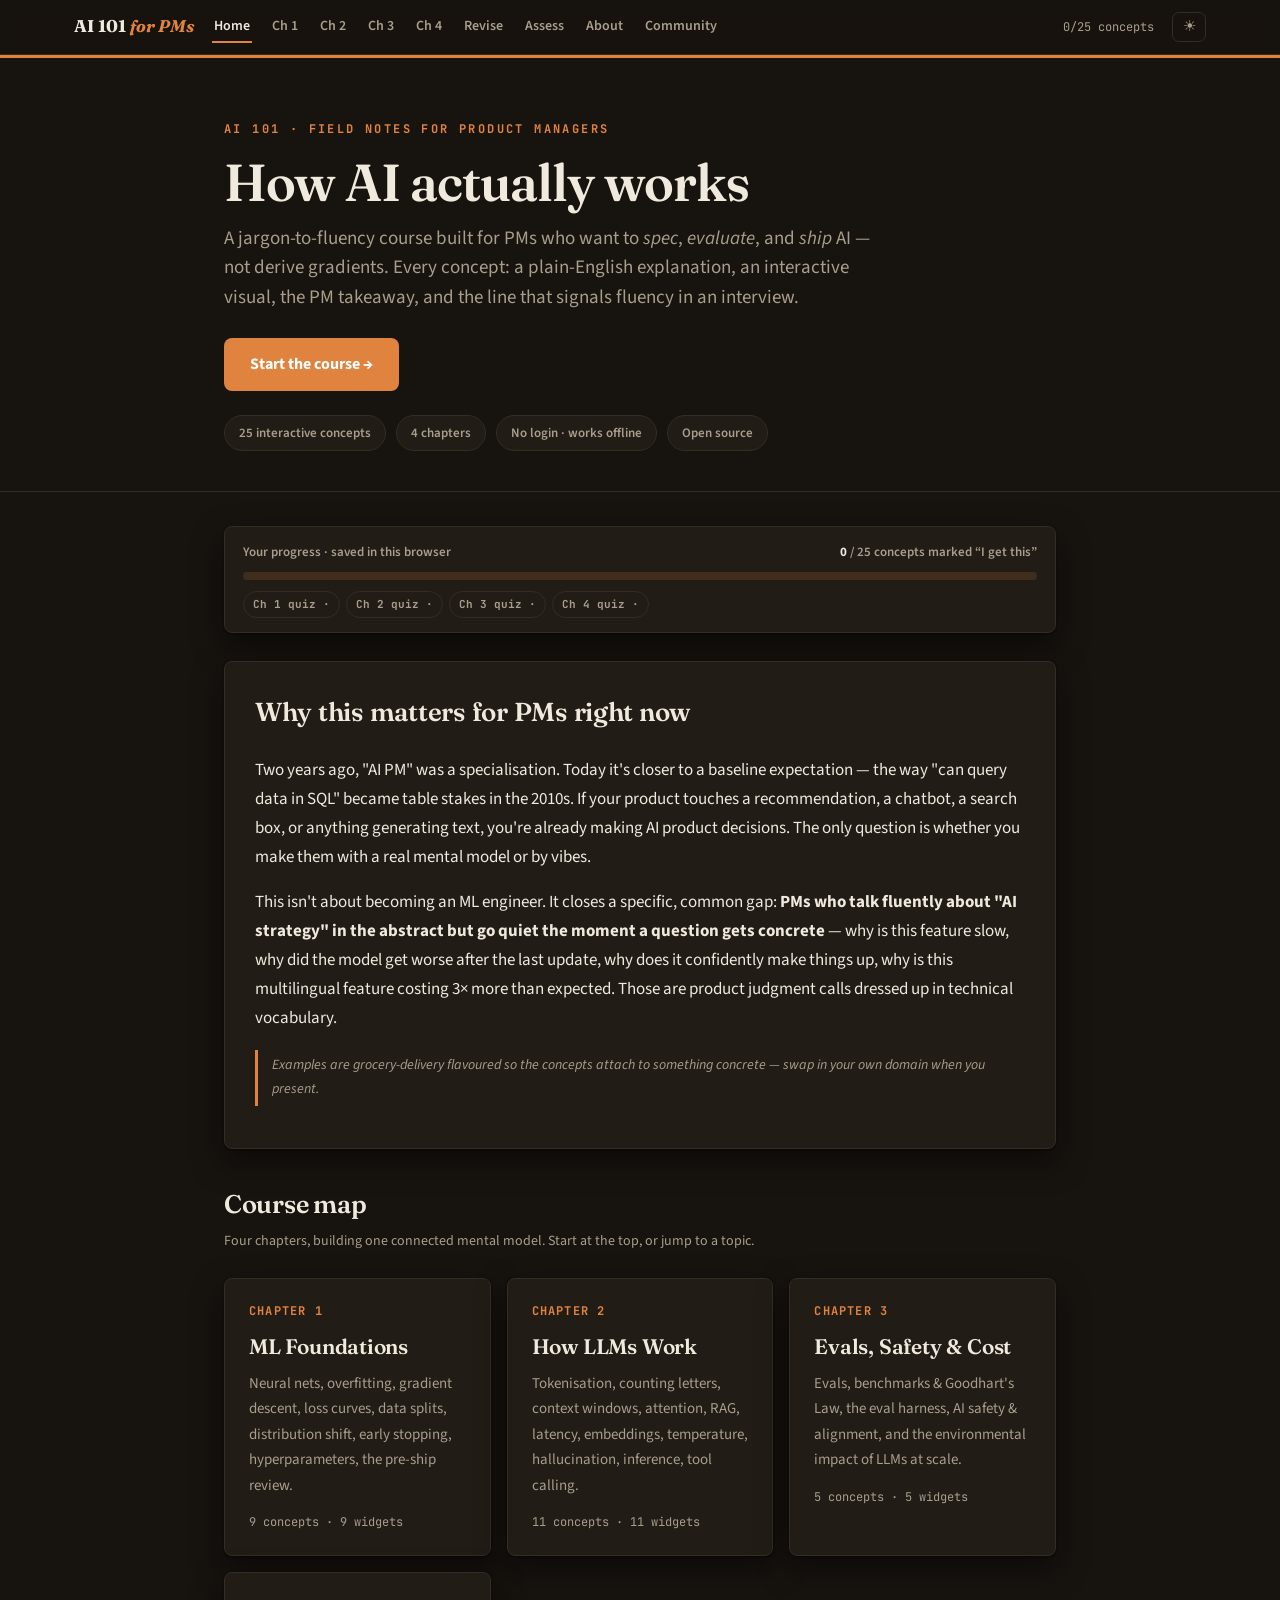
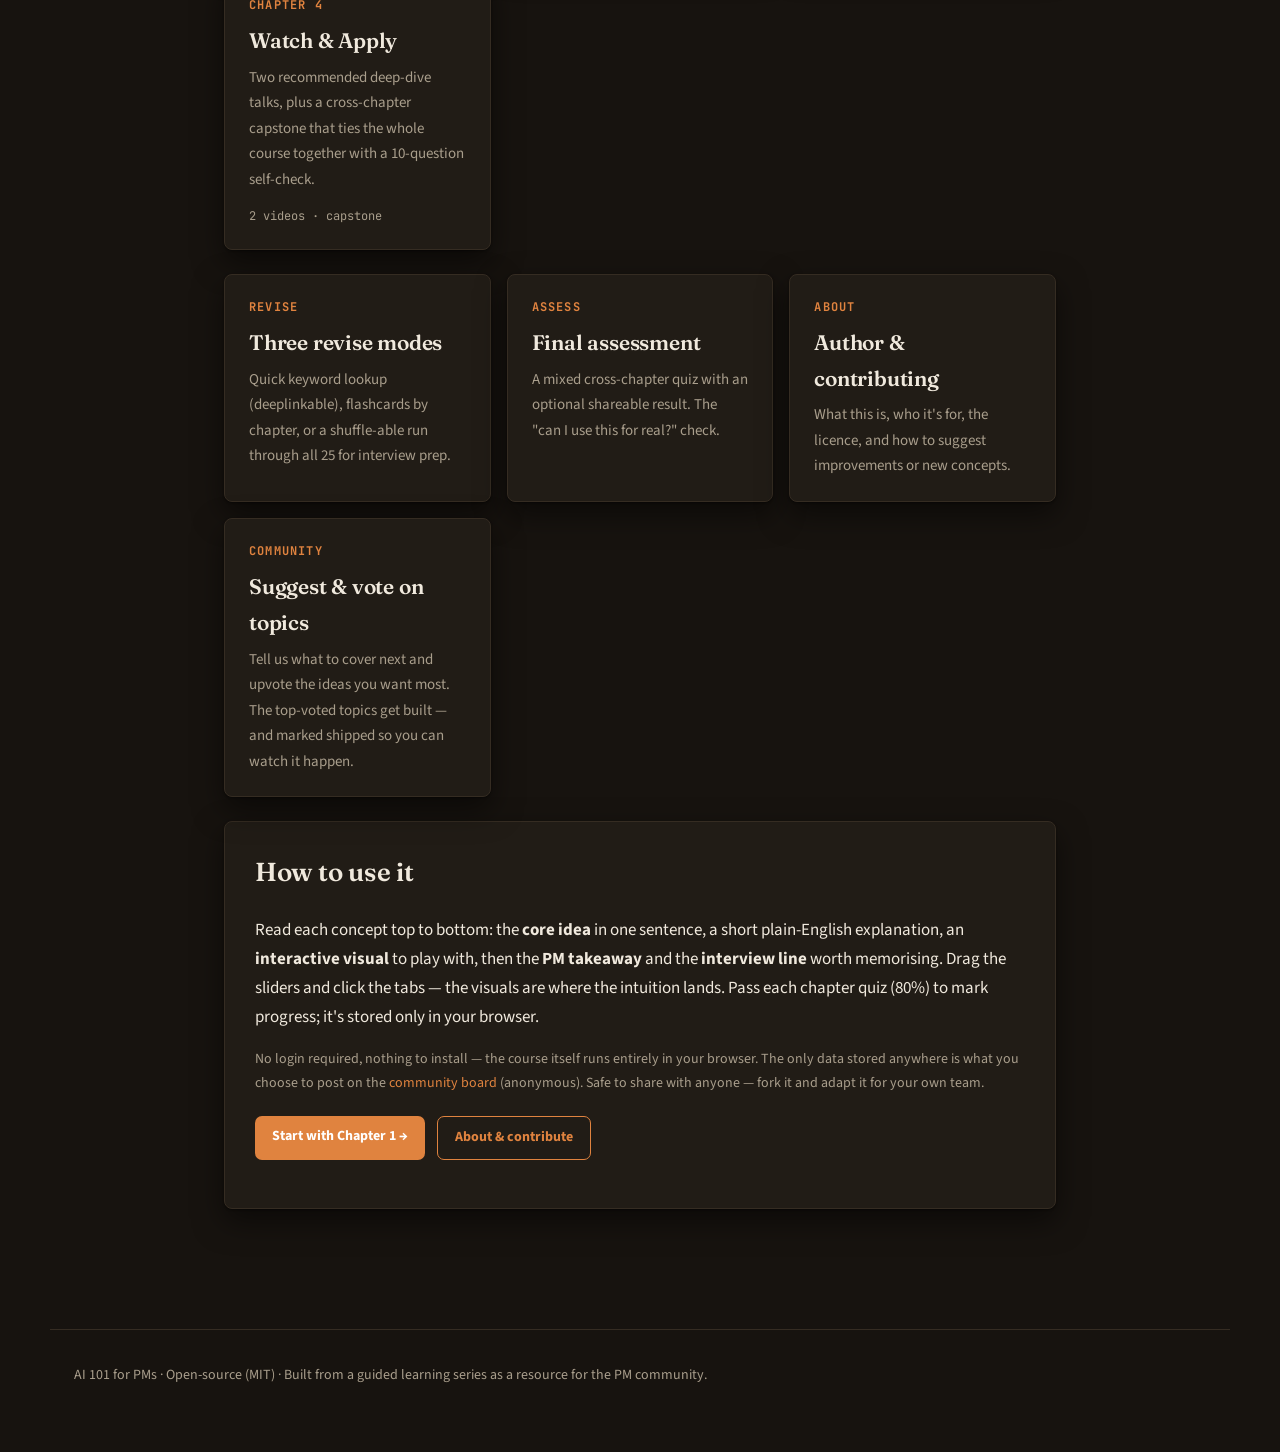
<file: index.html>
<!DOCTYPE html>
<html lang="en">
<head>
<script>(function(){try{var t=localStorage.getItem("ai101.theme")||"dark";document.documentElement.setAttribute("data-theme",t);}catch(e){document.documentElement.setAttribute("data-theme","dark");}})();</script>
<meta charset="UTF-8" />
<meta name="viewport" content="width=device-width, initial-scale=1.0" />
<title>AI 101 for PMs — how AI actually works</title>
<meta name="description" content="An open-source, interactive course teaching product managers how AI actually works — enough to spec, evaluate, and ship AI features." />
<link rel="stylesheet" href="assets/css/main.css" />
</head>
<body class="ch1 single">
<header class="top">
  <div class="hero">
  <div class="kicker">AI 101 · Field notes for product managers</div>
  <h1>How AI actually works</h1>
  <p>A jargon-to-fluency course built for PMs who want to <em>spec</em>, <em>evaluate</em>, and <em>ship</em> AI — not derive gradients. Every concept: a plain-English explanation, an interactive visual, the PM takeaway, and the line that signals fluency in an interview.</p>
  <a class="cta" href="chapters/01-ml-foundations.html">Start the course →</a>
  <div class="pills">
    <span class="pill">25 interactive concepts</span>
    <span class="pill">4 chapters</span>
    <span class="pill">No login · works offline</span>
    <span class="pill">Open source</span>
  </div>
  </div>
</header>

<div class="wrap single">
  <main>
    <div id="progress"></div>

    <section class="intro" id="why">
      <h2>Why this matters for PMs right now</h2>
      <p>Two years ago, "AI PM" was a specialisation. Today it's closer to a baseline expectation — the way "can query data in SQL" became table stakes in the 2010s. If your product touches a recommendation, a chatbot, a search box, or anything generating text, you're already making AI product decisions. The only question is whether you make them with a real mental model or by vibes.</p>
      <p>This isn't about becoming an ML engineer. It closes a specific, common gap: <b>PMs who talk fluently about "AI strategy" in the abstract but go quiet the moment a question gets concrete</b> — why is this feature slow, why did the model get worse after the last update, why does it confidently make things up, why is this multilingual feature costing 3× more than expected. Those are product judgment calls dressed up in technical vocabulary.</p>
      <p class="swap-hint">Examples are grocery-delivery flavoured so the concepts attach to something concrete — swap in your own domain when you present.</p>
    </section>

    <h2 style="margin:34px 0 4px">Course map</h2>
    <p class="hint" style="margin-top:0">Four chapters, building one connected mental model. Start at the top, or jump to a topic.</p>
    <div class="map">
      <a class="ch" href="chapters/01-ml-foundations.html">
        <div class="cn">Chapter 1</div><h3>ML Foundations</h3>
        <p>Neural nets, overfitting, gradient descent, loss curves, data splits, distribution shift, early stopping, hyperparameters, the pre-ship review.</p>
        <div class="meta">9 concepts · 9 widgets</div>
      </a>
      <a class="ch" href="chapters/02-how-llms-work.html">
        <div class="cn">Chapter 2</div><h3>How LLMs Work</h3>
        <p>Tokenisation, counting letters, context windows, attention, RAG, latency, embeddings, temperature, hallucination, inference, tool calling.</p>
        <div class="meta">11 concepts · 11 widgets</div>
      </a>
      <a class="ch" href="chapters/03-evals-safety-cost.html">
        <div class="cn">Chapter 3</div><h3>Evals, Safety &amp; Cost</h3>
        <p>Evals, benchmarks &amp; Goodhart's Law, the eval harness, AI safety &amp; alignment, and the environmental impact of LLMs at scale.</p>
        <div class="meta">5 concepts · 5 widgets</div>
      </a>
      <a class="ch" href="chapters/04-watch-apply.html">
        <div class="cn">Chapter 4</div><h3>Watch &amp; Apply</h3>
        <p>Two recommended deep-dive talks, plus a cross-chapter capstone that ties the whole course together with a 10-question self-check.</p>
        <div class="meta">2 videos · capstone</div>
      </a>
    </div>

    <div class="map">
      <a class="ch" href="revise.html">
        <div class="cn">Revise</div><h3>Three revise modes</h3>
        <p>Quick keyword lookup (deeplinkable), flashcards by chapter, or a shuffle-able run through all 25 for interview prep.</p>
      </a>
      <a class="ch" href="assess.html">
        <div class="cn">Assess</div><h3>Final assessment</h3>
        <p>A mixed cross-chapter quiz with an optional shareable result. The "can I use this for real?" check.</p>
      </a>
      <a class="ch" href="about.html">
        <div class="cn">About</div><h3>Author &amp; contributing</h3>
        <p>What this is, who it's for, the licence, and how to suggest improvements or new concepts.</p>
      </a>
      <a class="ch" href="community.html">
        <div class="cn">Community</div><h3>Suggest &amp; vote on topics</h3>
        <p>Tell us what to cover next and upvote the ideas you want most. The top-voted topics get built — and marked shipped so you can watch it happen.</p>
      </a>
    </div>

    <section class="intro" id="how-to-use">
      <h2>How to use it</h2>
      <p>Read each concept top to bottom: the <b>core idea</b> in one sentence, a short plain-English explanation, an <b>interactive visual</b> to play with, then the <b>PM takeaway</b> and the <b>interview line</b> worth memorising. Drag the sliders and click the tabs — the visuals are where the intuition lands. Pass each chapter quiz (80%) to mark progress; it's stored only in your browser.</p>
      <p class="hint">No login required, nothing to install — the course itself runs entirely in your browser. The only data stored anywhere is what you choose to post on the <a href="community.html">community board</a> (anonymous). Safe to share with anyone — fork it and adapt it for your own team.</p>
      <div class="btn-row">
        <a class="btn" href="chapters/01-ml-foundations.html">Start with Chapter 1 →</a>
        <a class="btn alt" href="about.html">About &amp; contribute</a>
      </div>
    </section>
  </main>
</div>

<footer>
  AI 101 for PMs · Open-source (MIT) · Built from a guided learning series as a resource for the PM community.
</footer>

<script src="assets/js/concepts.js"></script>
<script src="assets/js/progress.js"></script>
<script src="assets/js/helpers.js"></script>
<script> Nav.mount({ here:'home', base:'' }); Progress.renderBar(document.getElementById('progress')); </script>
</body>
</html>
</file>
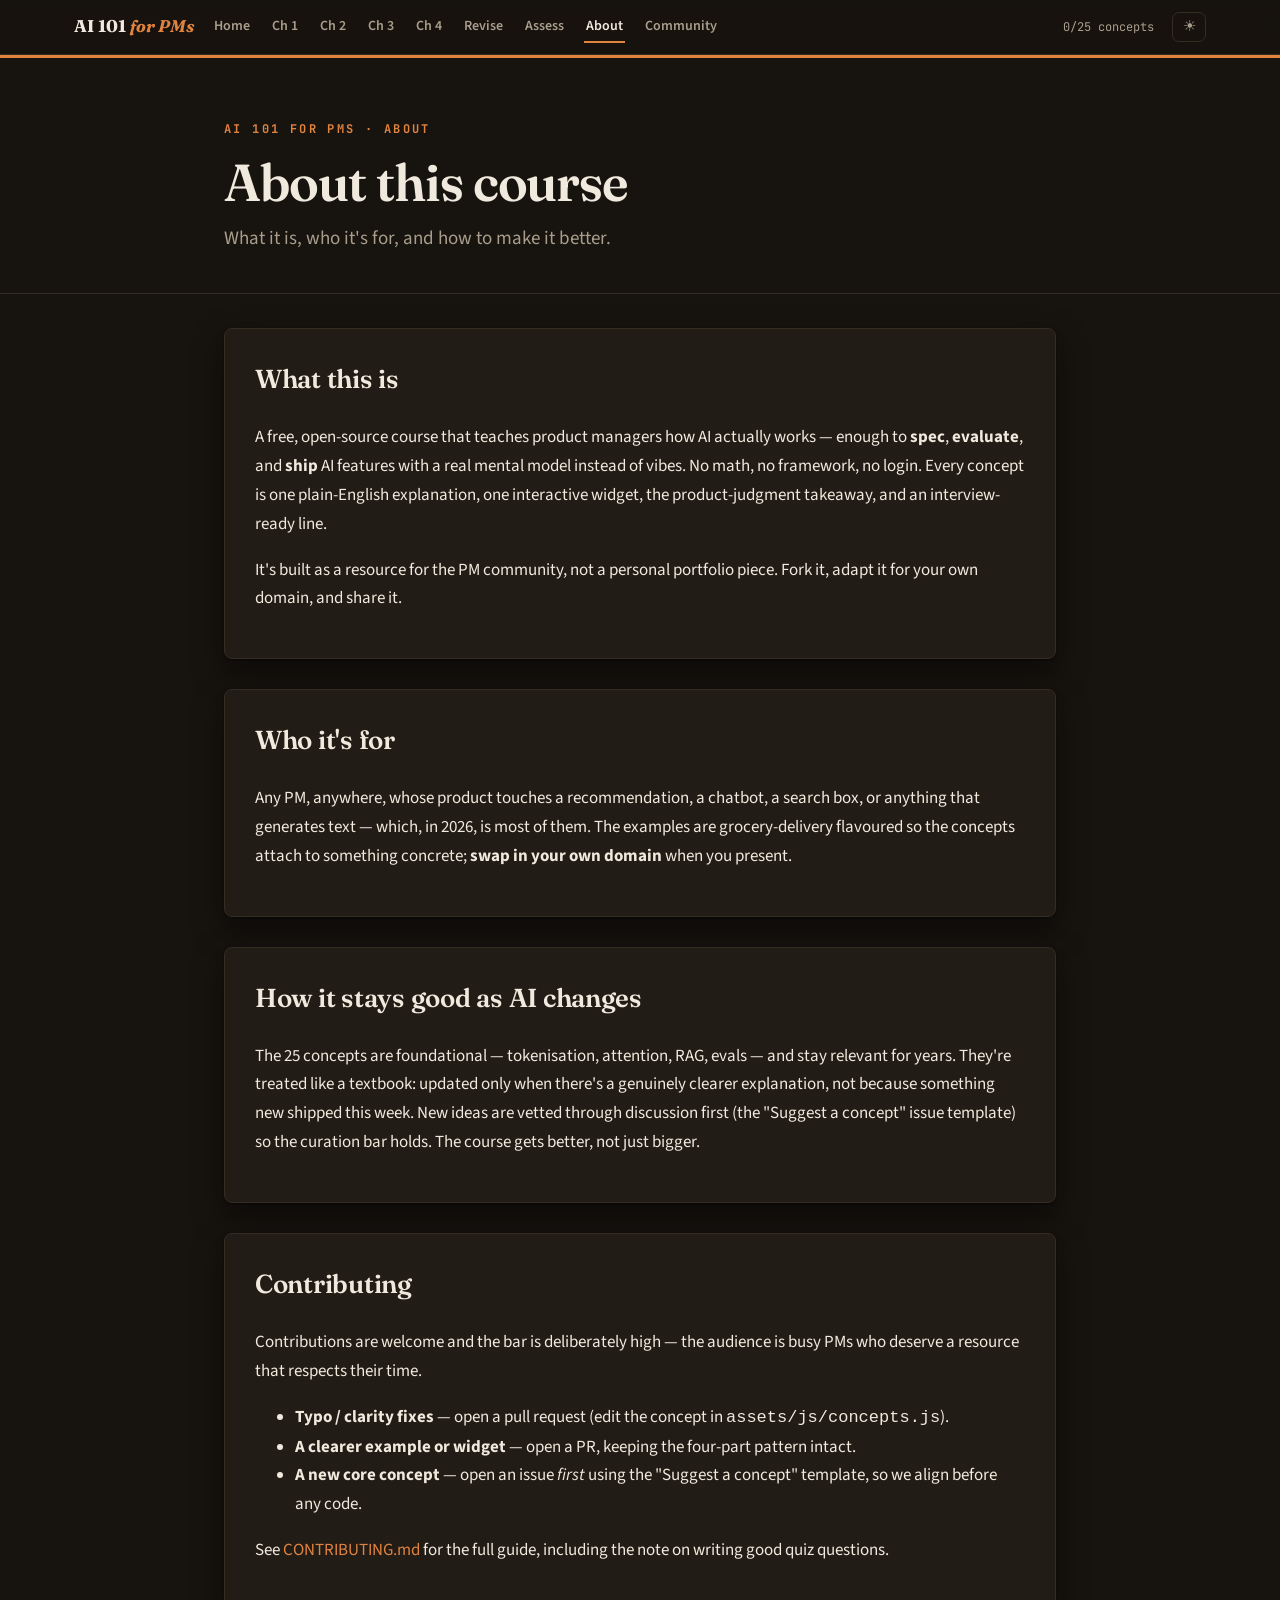
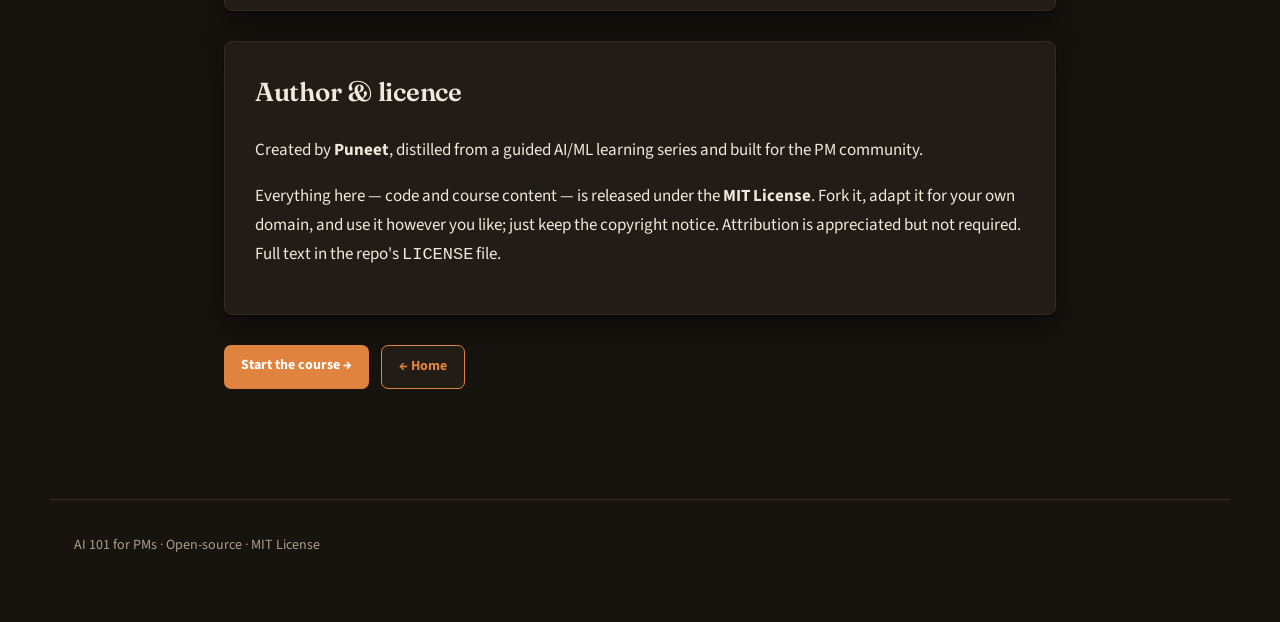
<file: about.html>
<!DOCTYPE html>
<html lang="en">
<head>
<script>(function(){try{var t=localStorage.getItem("ai101.theme")||"dark";document.documentElement.setAttribute("data-theme",t);}catch(e){document.documentElement.setAttribute("data-theme","dark");}})();</script>
<meta charset="UTF-8" />
<meta name="viewport" content="width=device-width, initial-scale=1.0" />
<title>About · AI 101 for PMs</title>
<link rel="stylesheet" href="assets/css/main.css" />
</head>
<body class="ch2 single">
<header class="top w2">
  <div class="hero">
  <div class="kicker">AI 101 for PMs · About</div>
  <h1>About this course</h1>
  <p>What it is, who it's for, and how to make it better.</p>
  </div>
</header>

<div class="wrap single">
  <main>
    <section class="intro">
      <h2>What this is</h2>
      <p>A free, open-source course that teaches product managers how AI actually works — enough to <b>spec</b>, <b>evaluate</b>, and <b>ship</b> AI features with a real mental model instead of vibes. No math, no framework, no login. Every concept is one plain-English explanation, one interactive widget, the product-judgment takeaway, and an interview-ready line.</p>
      <p>It's built as a resource for the PM community, not a personal portfolio piece. Fork it, adapt it for your own domain, and share it.</p>
    </section>

    <section class="intro">
      <h2>Who it's for</h2>
      <p>Any PM, anywhere, whose product touches a recommendation, a chatbot, a search box, or anything that generates text — which, in 2026, is most of them. The examples are grocery-delivery flavoured so the concepts attach to something concrete; <b>swap in your own domain</b> when you present.</p>
    </section>

    <section class="intro">
      <h2>How it stays good as AI changes</h2>
      <p>The 25 concepts are foundational — tokenisation, attention, RAG, evals — and stay relevant for years. They're treated like a textbook: updated only when there's a genuinely clearer explanation, not because something new shipped this week. New ideas are vetted through discussion first (the "Suggest a concept" issue template) so the curation bar holds. The course gets better, not just bigger.</p>
    </section>

    <section class="intro">
      <h2>Contributing</h2>
      <p>Contributions are welcome and the bar is deliberately high — the audience is busy PMs who deserve a resource that respects their time.</p>
      <ul>
        <li><b>Typo / clarity fixes</b> — open a pull request (edit the concept in <code>assets/js/concepts.js</code>).</li>
        <li><b>A clearer example or widget</b> — open a PR, keeping the four-part pattern intact.</li>
        <li><b>A new core concept</b> — open an issue <em>first</em> using the "Suggest a concept" template, so we align before any code.</li>
      </ul>
      <p>See <a href="CONTRIBUTING.md">CONTRIBUTING.md</a> for the full guide, including the note on writing good quiz questions.</p>
    </section>

    <section class="intro">
      <h2>Author &amp; licence</h2>
      <p>Created by <b>Puneet</b>, distilled from a guided AI/ML learning series and built for the PM community.</p>
      <p>Everything here — code and course content — is released under the <b>MIT License</b>. Fork it, adapt it for your own domain, and use it however you like; just keep the copyright notice. Attribution is appreciated but not required. Full text in the repo's <code>LICENSE</code> file.</p>
    </section>

    <div class="btn-row">
      <a class="btn" href="chapters/01-ml-foundations.html">Start the course →</a>
      <a class="btn alt" href="index.html">← Home</a>
    </div>
  </main>
</div>

<footer>AI 101 for PMs · Open-source · MIT License</footer>

<script src="assets/js/concepts.js"></script>
<script src="assets/js/progress.js"></script>
<script src="assets/js/helpers.js"></script>
<script> Nav.mount({ here:'about', base:'' }); </script>
</body>
</html>
</file>
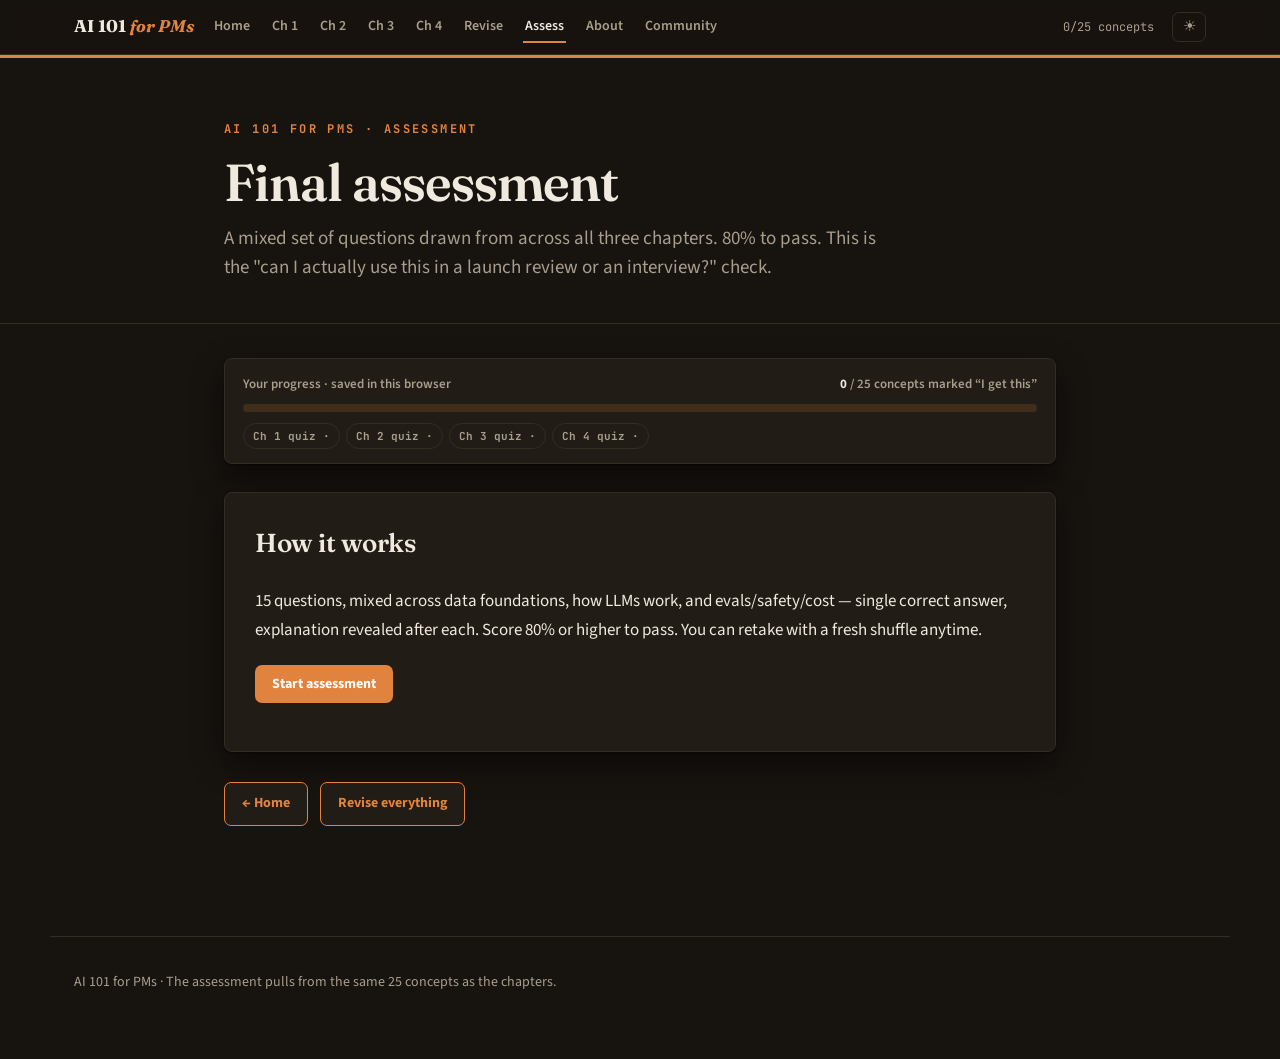
<file: assess.html>
<!DOCTYPE html>
<html lang="en">
<head>
<script>(function(){try{var t=localStorage.getItem("ai101.theme")||"dark";document.documentElement.setAttribute("data-theme",t);}catch(e){document.documentElement.setAttribute("data-theme","dark");}})();</script>
<meta charset="UTF-8" />
<meta name="viewport" content="width=device-width, initial-scale=1.0" />
<title>Final assessment · AI 101 for PMs</title>
<link rel="stylesheet" href="assets/css/main.css" />
</head>
<body class="ch3 single">
<header class="top w3">
  <div class="hero">
  <div class="kicker">AI 101 for PMs · Assessment</div>
  <h1>Final assessment</h1>
  <p>A mixed set of questions drawn from across all three chapters. 80% to pass. This is the "can I actually use this in a launch review or an interview?" check.</p>
  </div>
</header>

<div class="wrap single">
  <main>
    <div id="progress"></div>

    <section class="intro">
      <h2>How it works</h2>
      <p>15 questions, mixed across data foundations, how LLMs work, and evals/safety/cost — single correct answer, explanation revealed after each. Score 80% or higher to pass. You can retake with a fresh shuffle anytime.</p>
      <div class="btn-row">
        <button class="btn" id="start">Start assessment</button>
        <button class="btn alt" id="retake" style="display:none">↻ Retake (reshuffle)</button>
      </div>
    </section>

    <section class="quiz" id="quiz" style="display:none">
      <h2>Questions</h2>
      <div id="assess-mount"></div>
    </section>

    <div id="share"></div>

    <div class="btn-row" style="margin-top:30px">
      <a class="btn alt" href="index.html">← Home</a>
      <a class="btn alt" href="revise.html">Revise everything</a>
    </div>
  </main>
</div>

<footer>AI 101 for PMs · The assessment pulls from the same 25 concepts as the chapters.</footer>

<script src="assets/js/concepts.js"></script>
<script src="assets/js/progress.js"></script>
<script src="assets/js/helpers.js"></script>
<script>
  Nav.mount({ here:'assess', base:'' });
  Progress.renderBar(document.getElementById('progress'));

  var SITE_URL = 'https://github.com/trippinwithpuneet/AI-101-for-PMs'; // update on publish

  function shuffleArr(a){ a=a.slice(); for(var i=a.length-1;i>0;i--){ var j=Math.floor(Math.random()*(i+1)); var t=a[i];a[i]=a[j];a[j]=t; } return a; }

  function buildPool(){
    // mixed across chapters 1-3, then take 15
    var pool = chapterQuestions(1).concat(chapterQuestions(2)).concat(chapterQuestions(3));
    return shuffleArr(pool).slice(0, 15);
  }

  function start(){
    document.getElementById('quiz').style.display = 'block';
    document.getElementById('retake').style.display = 'inline-block';
    document.getElementById('start').textContent = 'Restart';
    document.getElementById('share').innerHTML = '';
    var mount = document.getElementById('assess-mount');
    mount.innerHTML = '';
    renderQuiz(mount, buildPool(), {
      passPct: 80,
      reviewBase: '',
      onComplete: function(pct, pass, correct, total){
        showShare(pct, pass, correct, total);
      }
    });
    document.getElementById('quiz').scrollIntoView({behavior:'smooth'});
  }

  function showShare(pct, pass, correct, total){
    var box = document.getElementById('share');
    box.innerHTML = '';
    var wrap = el('section','callout');
    wrap.appendChild(el('h3', null, (pass?'🎓 Passed':'Keep going') + ' — ' + correct + '/' + total + ' (' + pct + '%)'));
    wrap.appendChild(el('p', null, pass
      ? 'You can talk about AI in a launch review or an interview without going quiet when it gets concrete. Want to share it? (optional)'
      : '80% to pass — revise the cards behind the questions you missed and retake. No pressure to share.'));
    var text = 'I completed AI 101 for PMs — ' + correct + '/' + total + ' on the final assessment 🎓 ' + SITE_URL;
    var ta = document.createElement('textarea');
    ta.value = text; ta.readOnly = true;
    ta.style.cssText = 'width:100%;min-height:60px;border:1px solid var(--line);border-radius:8px;padding:10px;font-size:14px;font-family:inherit';
    var row = el('div','btn-row');
    var copy = el('button','btn','Copy share text');
    copy.onclick = function(){
      ta.select();
      try { document.execCommand('copy'); copy.textContent = 'Copied ✓'; }
      catch(e){ copy.textContent = 'Select & copy manually'; }
    };
    var retake2 = el('button','btn alt','↻ Retake'); retake2.onclick = start;
    row.appendChild(copy); row.appendChild(retake2);
    wrap.appendChild(ta); wrap.appendChild(row);
    box.appendChild(wrap);
  }

  document.getElementById('start').onclick = start;
  document.getElementById('retake').onclick = start;
</script>
</body>
</html>
</file>
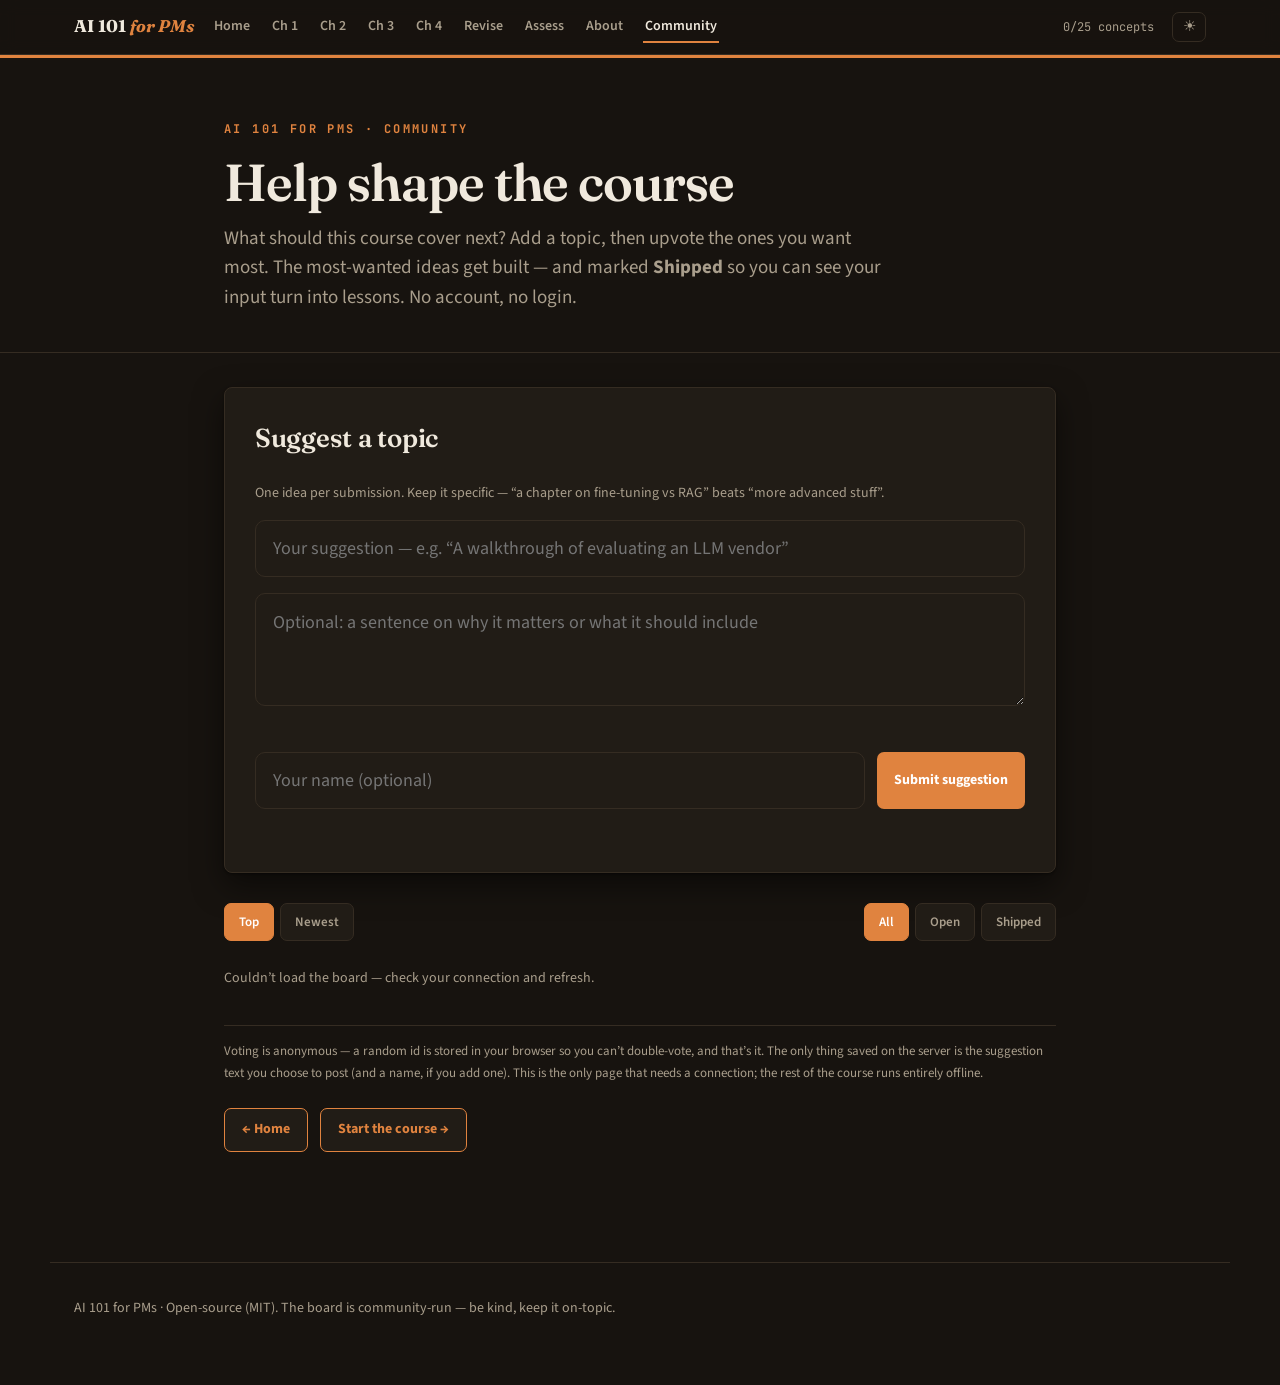
<file: community.html>
<!DOCTYPE html>
<html lang="en">
<head>
<script>(function(){try{var t=localStorage.getItem("ai101.theme")||"dark";document.documentElement.setAttribute("data-theme",t);}catch(e){document.documentElement.setAttribute("data-theme","dark");}})();</script>
<meta charset="UTF-8" />
<meta name="viewport" content="width=device-width, initial-scale=1.0" />
<title>Community · AI 101 for PMs</title>
<meta name="description" content="Suggest topics for the AI 101 for PMs course and upvote what the community wants covered next. No account needed." />
<link rel="stylesheet" href="assets/css/main.css" />
</head>
<body class="ch1 single">
<header class="top">
  <div class="hero">
  <div class="kicker">AI 101 for PMs · Community</div>
  <h1>Help shape the course</h1>
  <p>What should this course cover next? Add a topic, then upvote the ones you want most. The most-wanted ideas get built — and marked <b>Shipped</b> so you can see your input turn into lessons. No account, no login.</p>
  </div>
</header>

<div class="wrap single">
  <main>

    <section class="intro" id="suggest">
      <h2>Suggest a topic</h2>
      <p class="hint" style="margin-top:0">One idea per submission. Keep it specific — “a chapter on fine-tuning vs RAG” beats “more advanced stuff”.</p>
      <form id="suggest-form" autocomplete="off">
        <input class="searchbox" id="s-title" type="text" maxlength="120" placeholder="Your suggestion — e.g. “A walkthrough of evaluating an LLM vendor”" required />
        <textarea class="searchbox" id="s-detail" rows="3" maxlength="1000" placeholder="Optional: a sentence on why it matters or what it should include"></textarea>
        <div class="btn-row">
          <input class="searchbox name-input" id="s-name" type="text" maxlength="60" placeholder="Your name (optional)" />
          <button class="btn" id="s-submit" type="submit">Submit suggestion</button>
        </div>
        <div id="form-msg" class="form-msg"></div>
      </form>
    </section>

    <div class="board-toolbar">
      <div class="tabs" id="sort-tabs">
        <div class="tab active" data-sort="top">Top</div>
        <div class="tab" data-sort="new">Newest</div>
      </div>
      <div class="tabs" id="filter-tabs">
        <div class="tab active" data-filter="all">All</div>
        <div class="tab" data-filter="open">Open</div>
        <div class="tab" data-filter="shipped">Shipped</div>
      </div>
    </div>

    <div id="board" class="board"></div>

    <p class="privacy-note">Voting is anonymous — a random id is stored in your browser so you can’t double-vote, and that’s it. The only thing saved on the server is the suggestion text you choose to post (and a name, if you add one). This is the only page that needs a connection; the rest of the course runs entirely offline.</p>

    <div class="btn-row" style="margin-top:24px">
      <a class="btn alt" href="index.html">← Home</a>
      <a class="btn alt" href="chapters/01-ml-foundations.html">Start the course →</a>
    </div>
  </main>
</div>

<footer>AI 101 for PMs · Open-source (MIT). The board is community-run — be kind, keep it on-topic.</footer>

<script src="assets/js/concepts.js"></script>
<script src="assets/js/progress.js"></script>
<script src="assets/js/helpers.js"></script>
<script src="assets/js/community.js"></script>
<script>
  Nav.mount({ here:'community', base:'' });
  Community.mount(document.getElementById('board'));
</script>
</body>
</html>
</file>
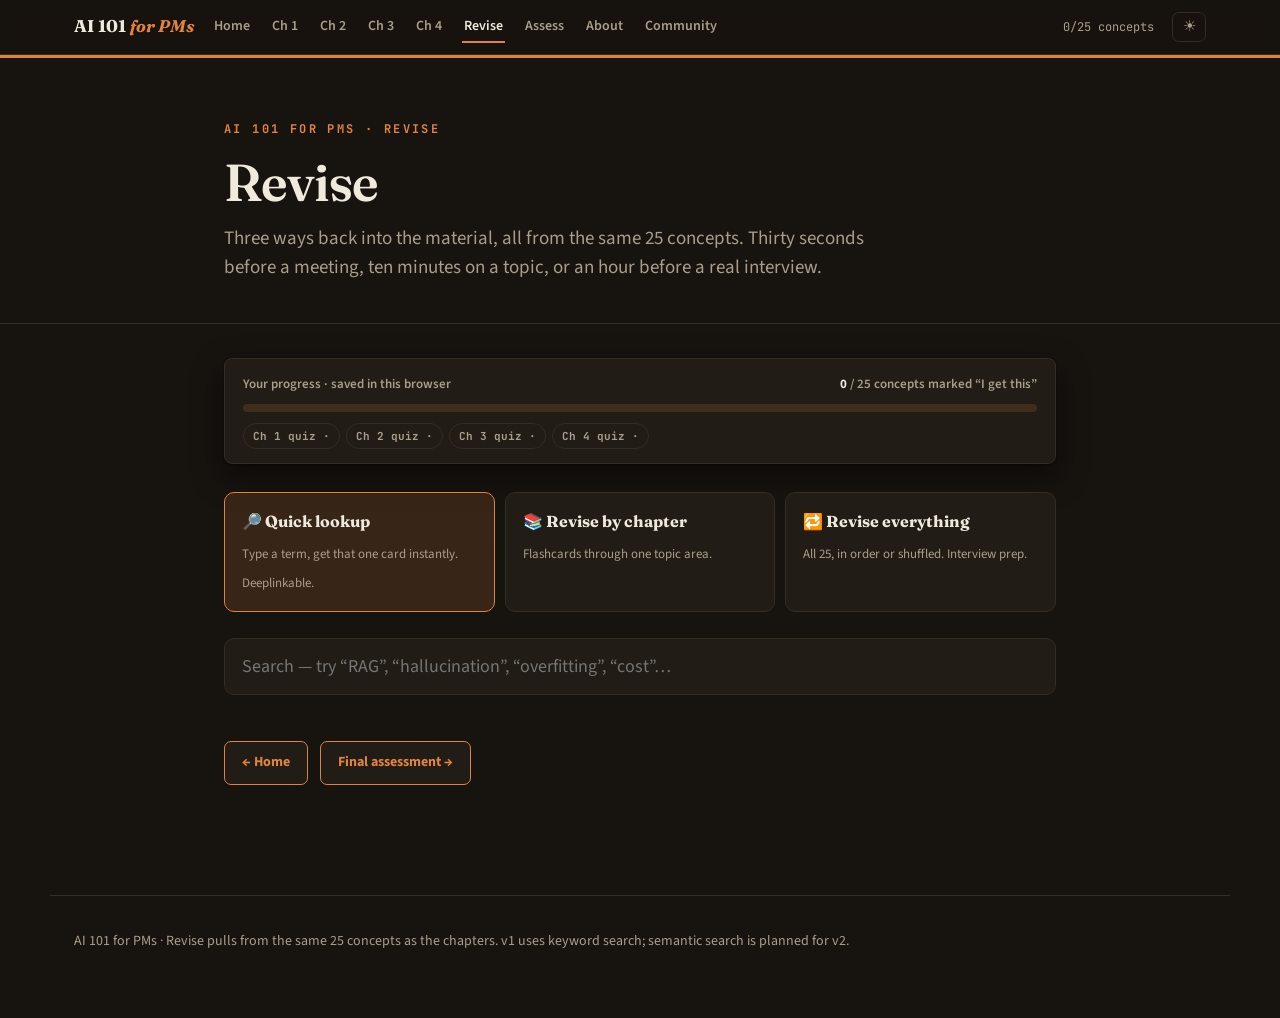
<file: revise.html>
<!DOCTYPE html>
<html lang="en">
<head>
<script>(function(){try{var t=localStorage.getItem("ai101.theme")||"dark";document.documentElement.setAttribute("data-theme",t);}catch(e){document.documentElement.setAttribute("data-theme","dark");}})();</script>
<meta charset="UTF-8" />
<meta name="viewport" content="width=device-width, initial-scale=1.0" />
<title>Revise · AI 101 for PMs</title>
<link rel="stylesheet" href="assets/css/main.css" />
</head>
<body class="ch1 single">
<header class="top">
  <div class="hero">
  <div class="kicker">AI 101 for PMs · Revise</div>
  <h1>Revise</h1>
  <p>Three ways back into the material, all from the same 25 concepts. Thirty seconds before a meeting, ten minutes on a topic, or an hour before a real interview.</p>
  </div>
</header>

<div class="wrap single">
  <main>
    <div id="progress"></div>

    <div class="mode-tabs" id="mode-tabs">
      <div class="mt active" data-mode="lookup"><b>🔎 Quick lookup</b><span>Type a term, get that one card instantly. Deeplinkable.</span></div>
      <div class="mt" data-mode="chapter"><b>📚 Revise by chapter</b><span>Flashcards through one topic area.</span></div>
      <div class="mt" data-mode="all"><b>🔁 Revise everything</b><span>All 25, in order or shuffled. Interview prep.</span></div>
    </div>

    <!-- Quick lookup -->
    <section id="mode-lookup">
      <input class="searchbox" id="search" type="text" placeholder="Search — try “RAG”, “hallucination”, “overfitting”, “cost”…" autocomplete="off" />
      <div id="search-results"></div>
      <div id="search-card"></div>
    </section>

    <!-- By chapter -->
    <section id="mode-chapter" style="display:none">
      <div class="tabs" id="chapter-pick"></div>
      <div class="deck-ctrl">
        <button class="btn alt" id="ch-prev">← Prev</button>
        <button class="btn alt" id="ch-next">Next →</button>
        <span class="count" id="ch-count"></span>
      </div>
      <div id="ch-deck"></div>
    </section>

    <!-- Everything -->
    <section id="mode-all" style="display:none">
      <div class="deck-ctrl">
        <button class="btn alt" id="all-prev">← Prev</button>
        <button class="btn alt" id="all-next">Next →</button>
        <span class="count" id="all-count"></span>
        <label class="toggle"><input type="checkbox" id="shuffle" /> Shuffle (spaced review)</label>
      </div>
      <div id="all-deck"></div>
    </section>

    <div class="btn-row" style="margin-top:30px">
      <a class="btn alt" href="index.html">← Home</a>
      <a class="btn alt" href="assess.html">Final assessment →</a>
    </div>
  </main>
</div>

<footer>AI 101 for PMs · Revise pulls from the same 25 concepts as the chapters. v1 uses keyword search; semantic search is planned for v2.</footer>

<script src="assets/js/concepts.js"></script>
<script src="assets/js/progress.js"></script>
<script src="assets/js/helpers.js"></script>
<script src="assets/js/revise.js"></script>
<script>
  Nav.mount({ here:'revise', base:'' });
  Progress.renderBar(document.getElementById('progress'));

  /* ---------- mode switching ---------- */
  var modes = ['lookup','chapter','all'];
  function setMode(m){
    modes.forEach(function(x){ document.getElementById('mode-'+x).style.display = (x===m?'block':'none'); });
    [].forEach.call(document.querySelectorAll('#mode-tabs .mt'), function(t){
      t.classList.toggle('active', t.getAttribute('data-mode')===m);
    });
    if(m==='chapter') initChapter();
    if(m==='all') initAll();
  }
  [].forEach.call(document.querySelectorAll('#mode-tabs .mt'), function(t){
    t.onclick = function(){ setMode(t.getAttribute('data-mode')); };
  });

  /* ---------- quick lookup ---------- */
  var search = document.getElementById('search');
  var results = document.getElementById('search-results');
  var cardBox = document.getElementById('search-card');
  function showCard(concept){
    results.innerHTML = '';
    cardBox.innerHTML = '';
    cardBox.appendChild(Revise.renderCard(concept, ''));
    if(history.replaceState) history.replaceState(null, '', '#' + concept.id);
  }
  function runSearch(){
    cardBox.innerHTML = '';
    var q = search.value;
    var hits = Revise.search(q);
    results.innerHTML = '';
    if(!q.trim()){ return; }
    if(!hits.length){ results.appendChild(el('p','hint','No match. Try a broader term.')); return; }
    hits.forEach(function(c){
      var r = el('button','qopt', '<b>'+c.title+'</b> <span style="color:var(--muted)">· '+Revise.chapterName(c.chapter)+'</span>');
      r.onclick = function(){ showCard(c); };
      results.appendChild(r);
    });
    if(hits.length===1) showCard(hits[0]);
  }
  search.oninput = runSearch;
  search.onkeydown = function(e){ if(e.key==='Enter'){ var h=Revise.search(search.value); if(h.length) showCard(h[0]); } };

  /* ---------- by chapter ---------- */
  var chCur = 1, chIdx = 0, chList = [];
  function initChapter(){
    var pick = document.getElementById('chapter-pick');
    if(pick.children.length===0){
      [1,2,3].forEach(function(n){
        var b = el('div','tab'+(n===1?' active':''), Revise.chapterName(n));
        b.onclick = function(){
          [].forEach.call(pick.children,function(x){x.classList.remove('active');});
          b.classList.add('active'); chCur=n; chIdx=0; loadChapter();
        };
        pick.appendChild(b);
      });
    }
    loadChapter();
  }
  function loadChapter(){ chList = Revise.byChapter(chCur); chIdx = 0; paintCh(); }
  function paintCh(){
    var deck = document.getElementById('ch-deck'); deck.innerHTML = '';
    if(!chList.length) return;
    deck.appendChild(Revise.renderFlashcard(chList[chIdx], ''));
    document.getElementById('ch-count').textContent = (chIdx+1)+' / '+chList.length;
  }
  document.getElementById('ch-prev').onclick = function(){ if(chList.length){ chIdx=(chIdx-1+chList.length)%chList.length; paintCh(); } };
  document.getElementById('ch-next').onclick = function(){ if(chList.length){ chIdx=(chIdx+1)%chList.length; paintCh(); } };

  /* ---------- everything ---------- */
  var allIdx = 0, allList = [];
  function shuffleArr(a){ a=a.slice(); for(var i=a.length-1;i>0;i--){ var j=Math.floor(Math.random()*(i+1)); var t=a[i];a[i]=a[j];a[j]=t; } return a; }
  function initAll(){
    allList = document.getElementById('shuffle').checked ? shuffleArr(Revise.all()) : Revise.all();
    allIdx = 0; paintAll();
  }
  function paintAll(){
    var deck = document.getElementById('all-deck'); deck.innerHTML = '';
    if(!allList.length) return;
    deck.appendChild(Revise.renderFlashcard(allList[allIdx], ''));
    document.getElementById('all-count').textContent = (allIdx+1)+' / '+allList.length;
  }
  document.getElementById('all-prev').onclick = function(){ if(allList.length){ allIdx=(allIdx-1+allList.length)%allList.length; paintAll(); } };
  document.getElementById('all-next').onclick = function(){ if(allList.length){ allIdx=(allIdx+1)%allList.length; paintAll(); } };
  document.getElementById('shuffle').onchange = initAll;

  /* ---------- deeplink: revise.html#rag (also handles in-page hash changes) ---------- */
  function openHash(){
    var id = (location.hash||'').replace('#','');
    var c = id && Revise.byId(id);
    if(c){ setMode('lookup'); search.value = ''; showCard(c); }
  }
  window.addEventListener('hashchange', openHash);
  if((location.hash||'').length > 1) openHash(); else setMode('lookup');
</script>
</body>
</html>
</file>
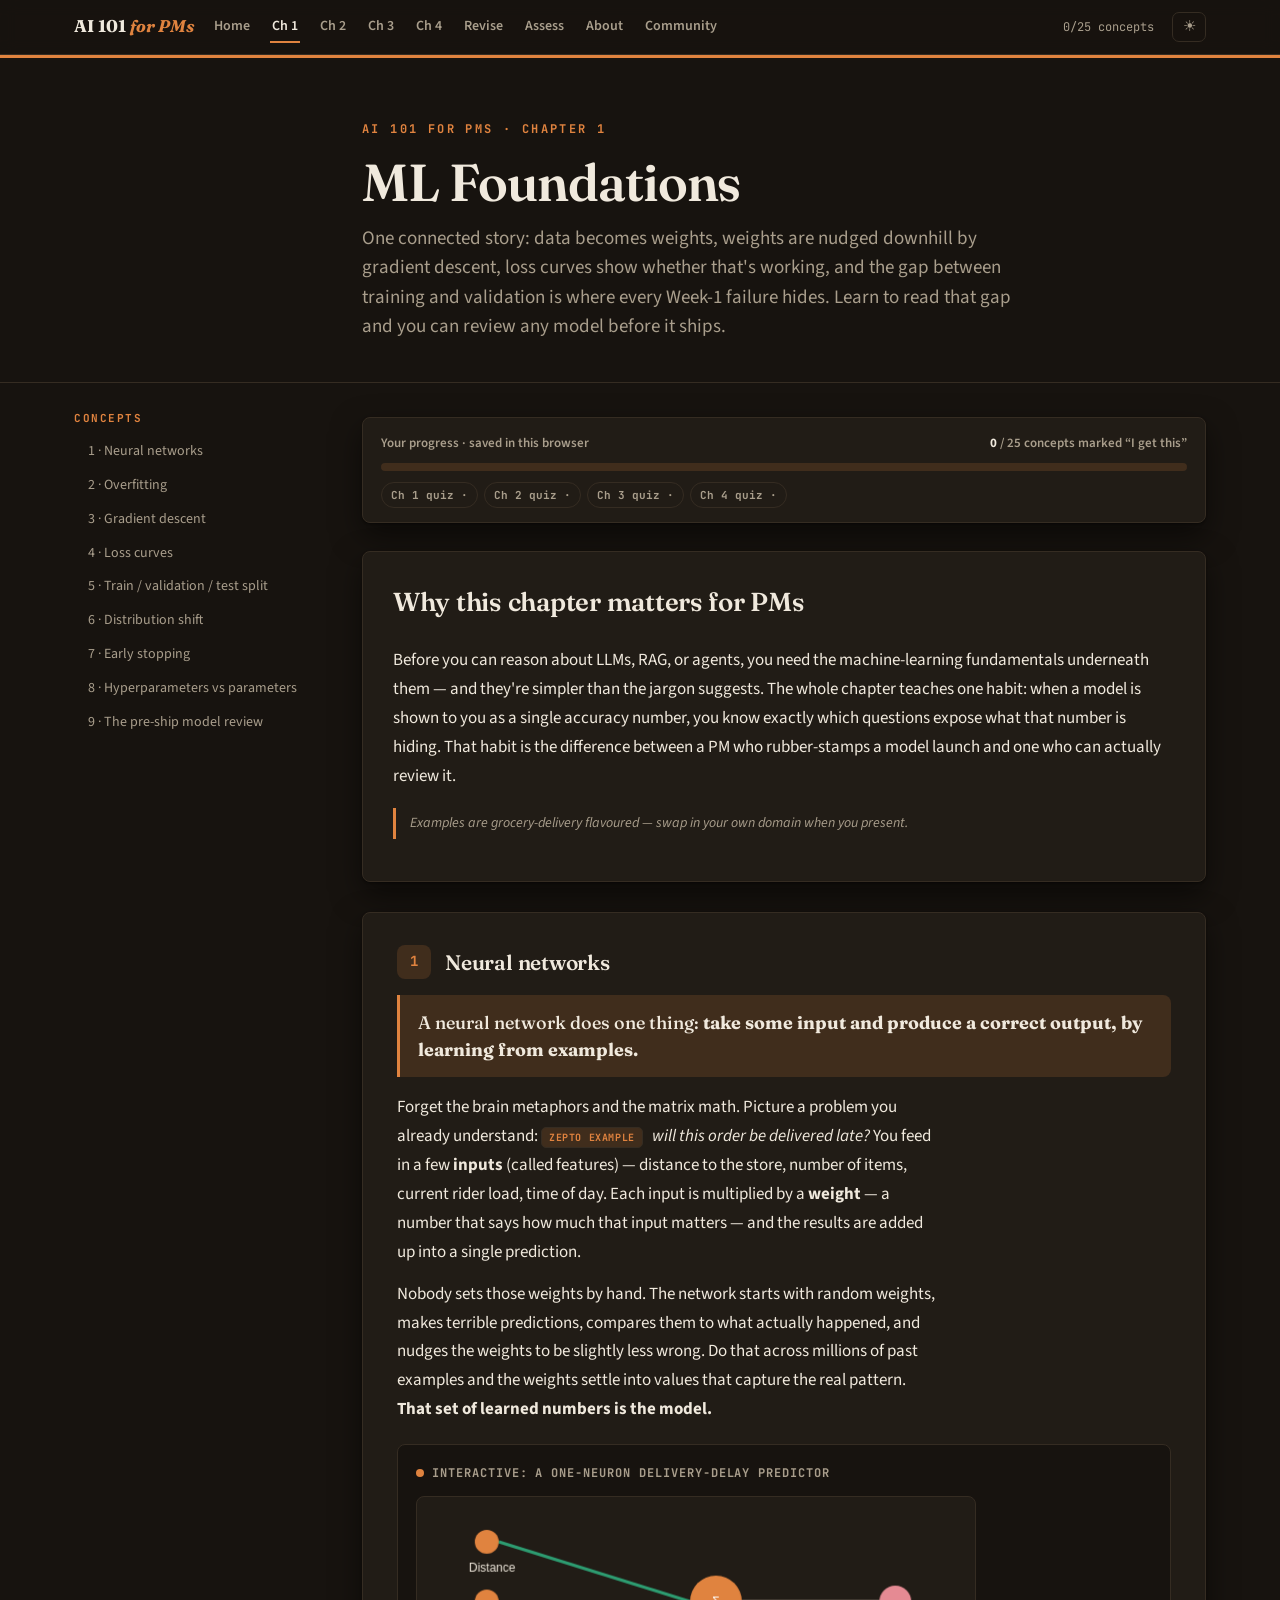
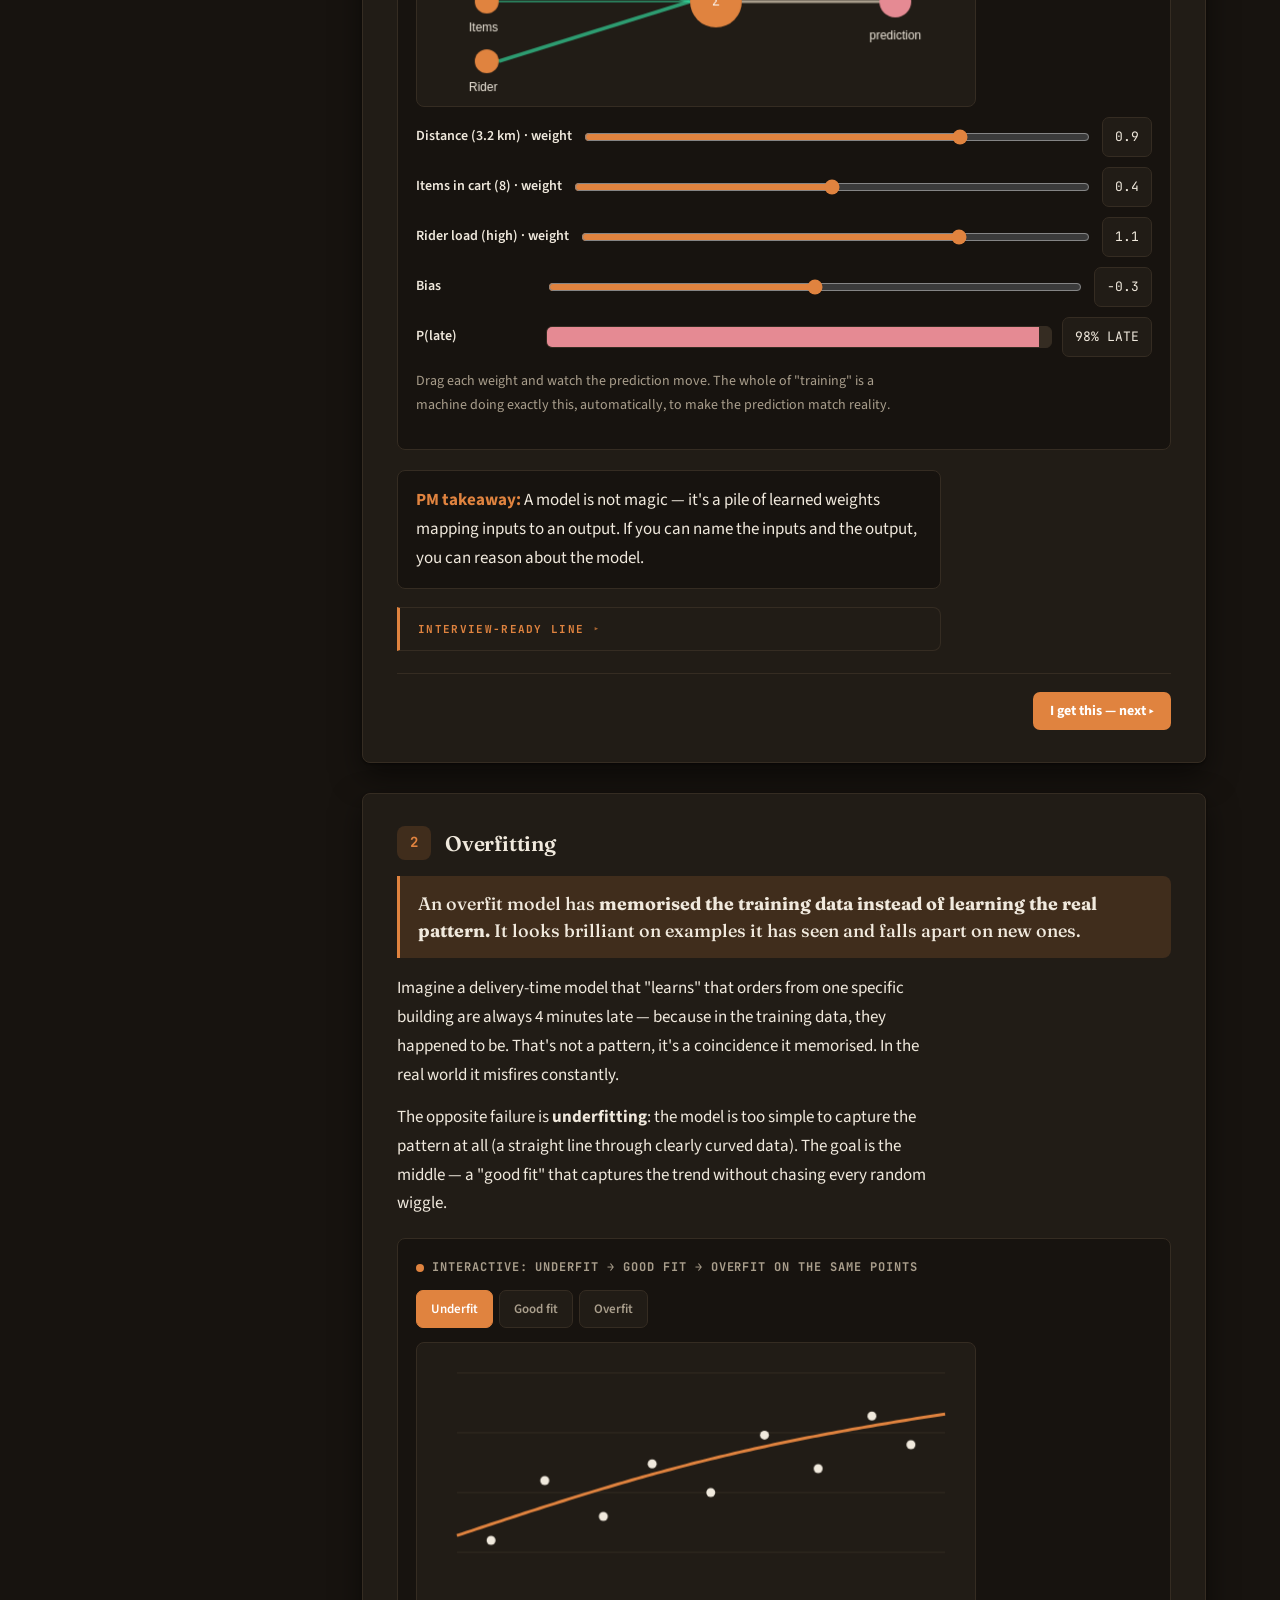
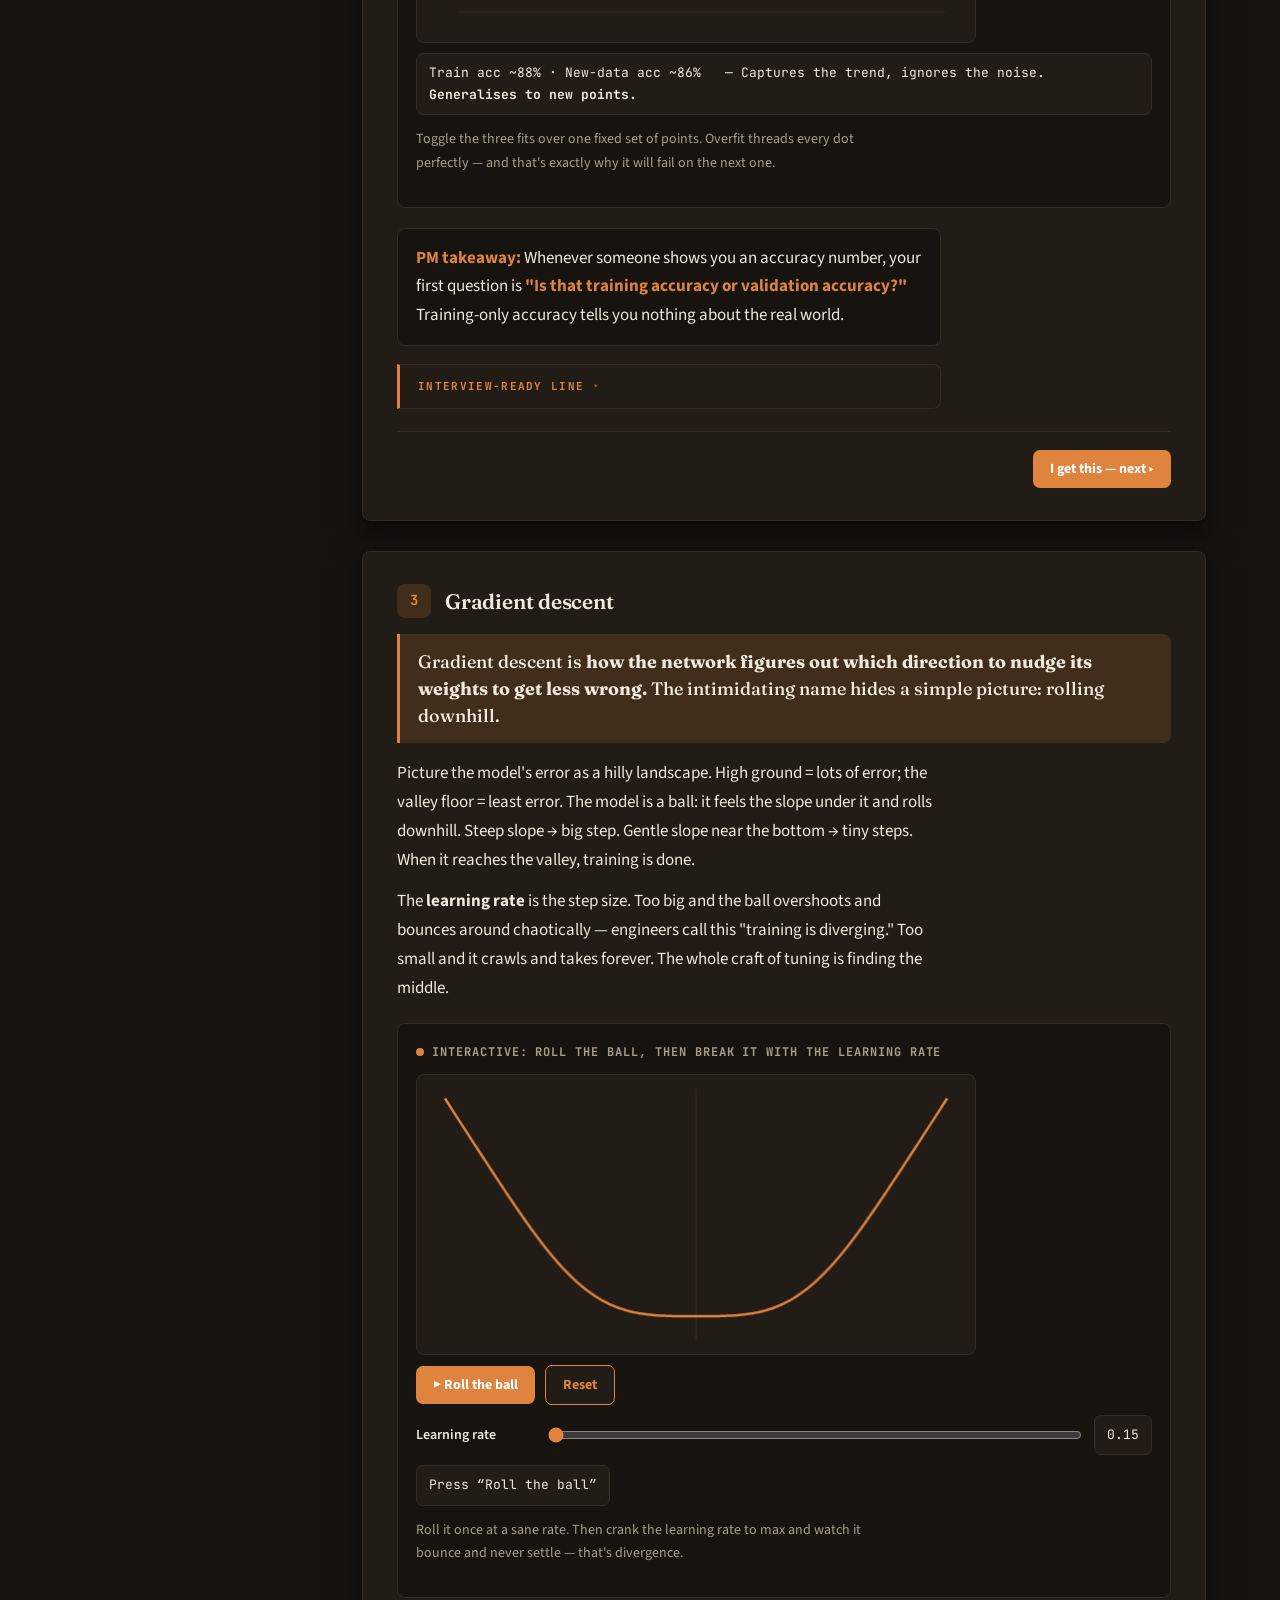
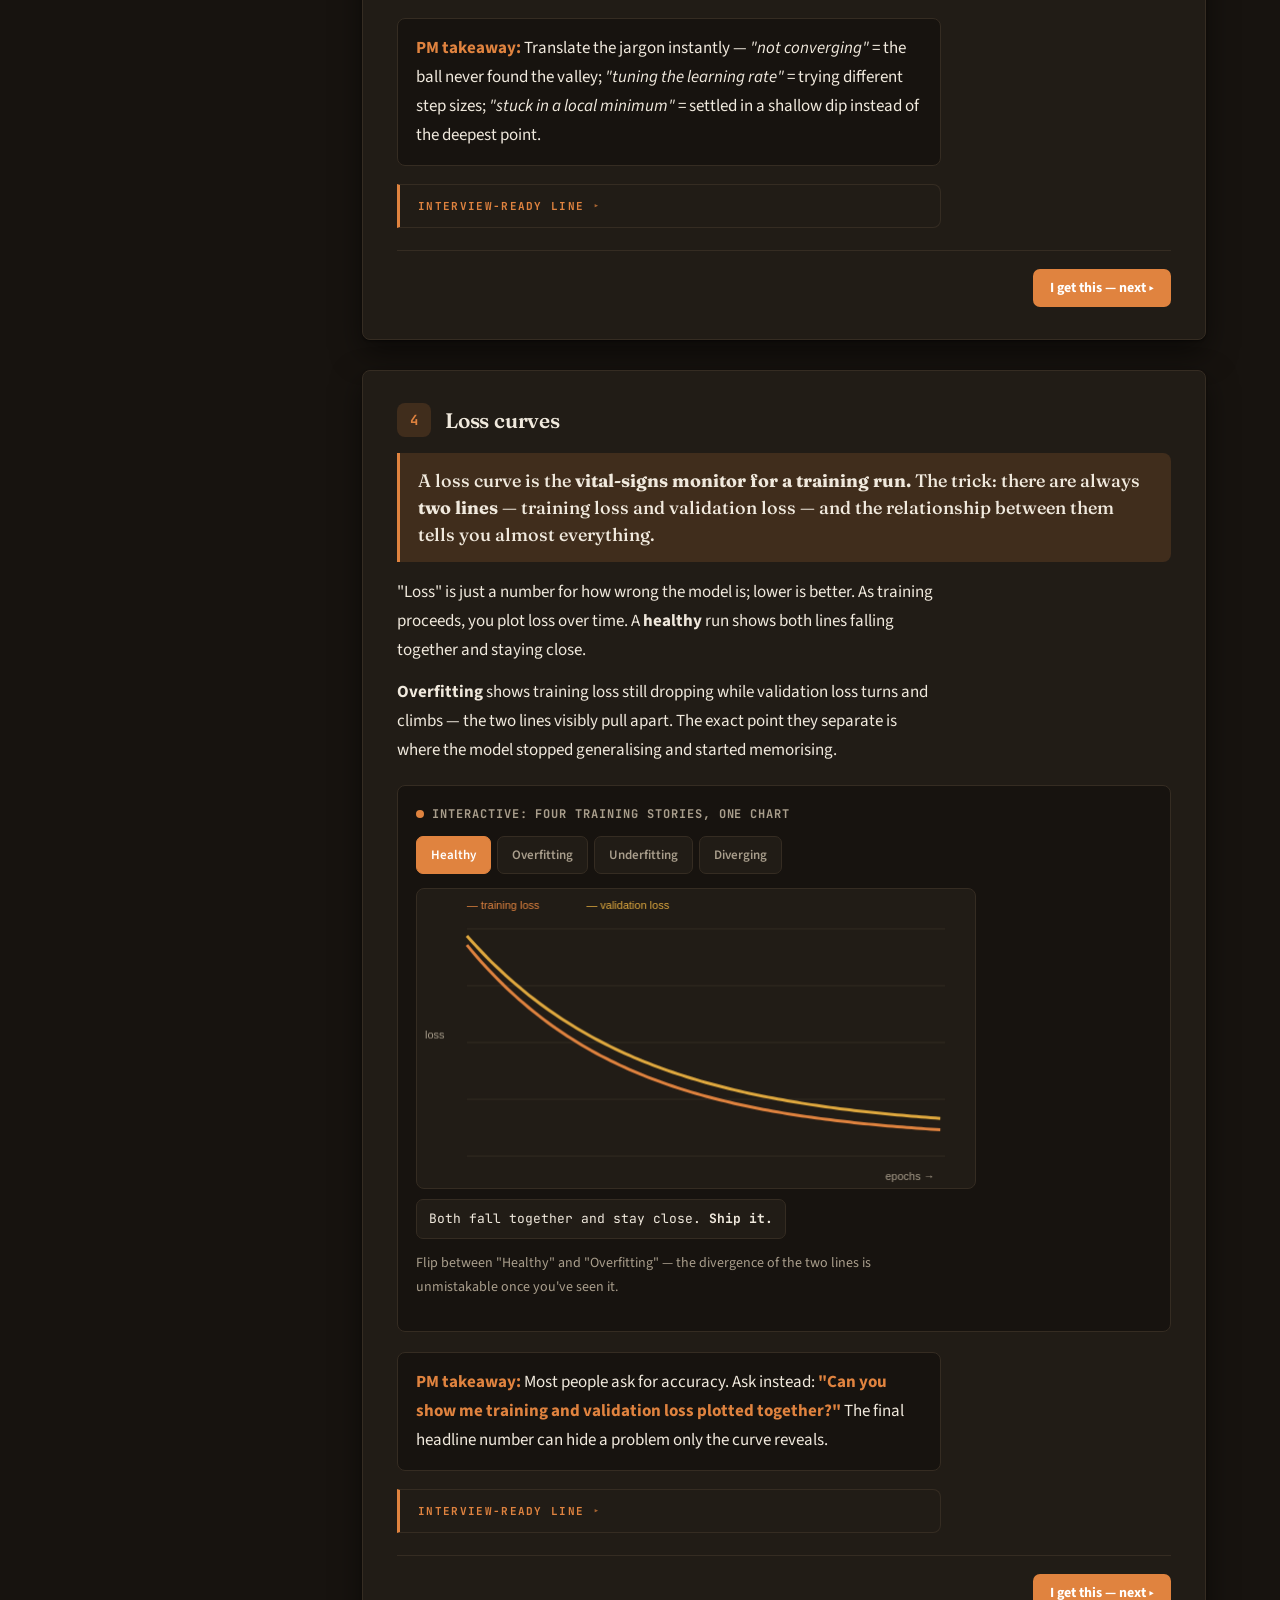
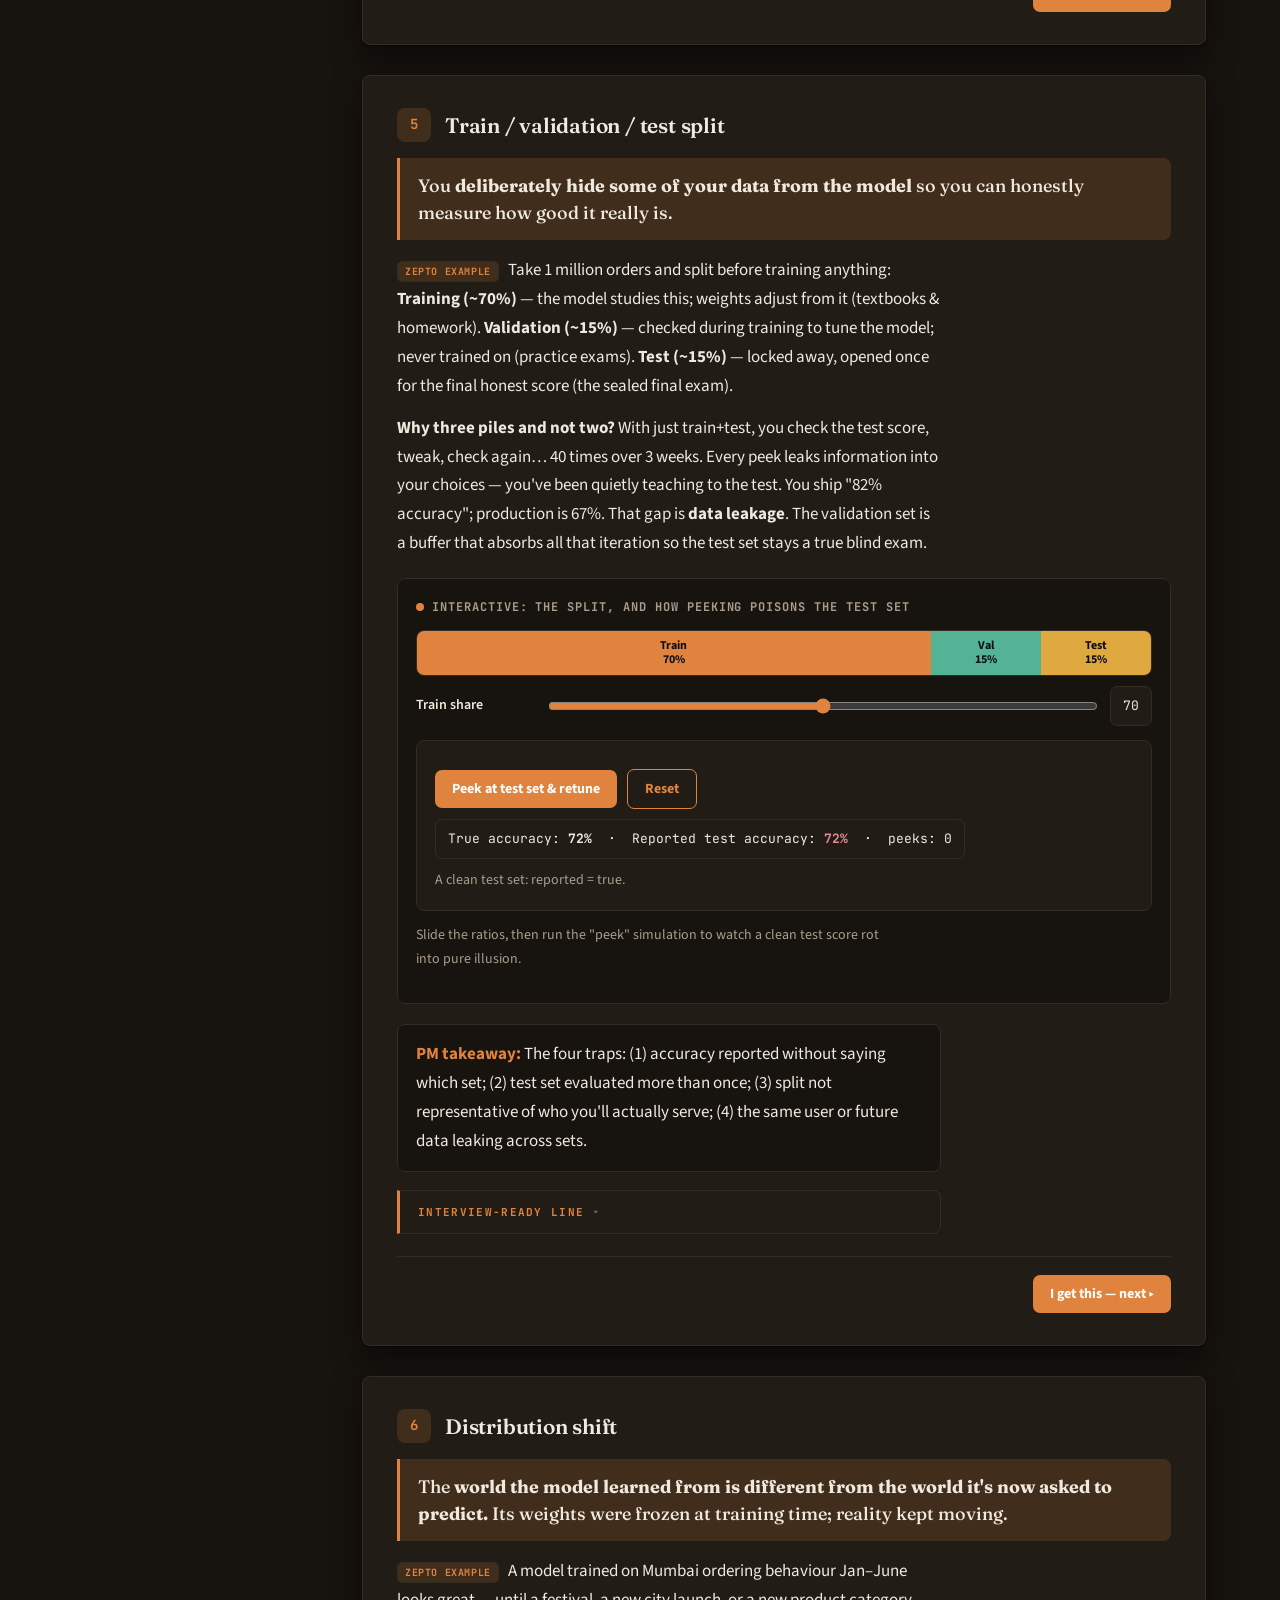
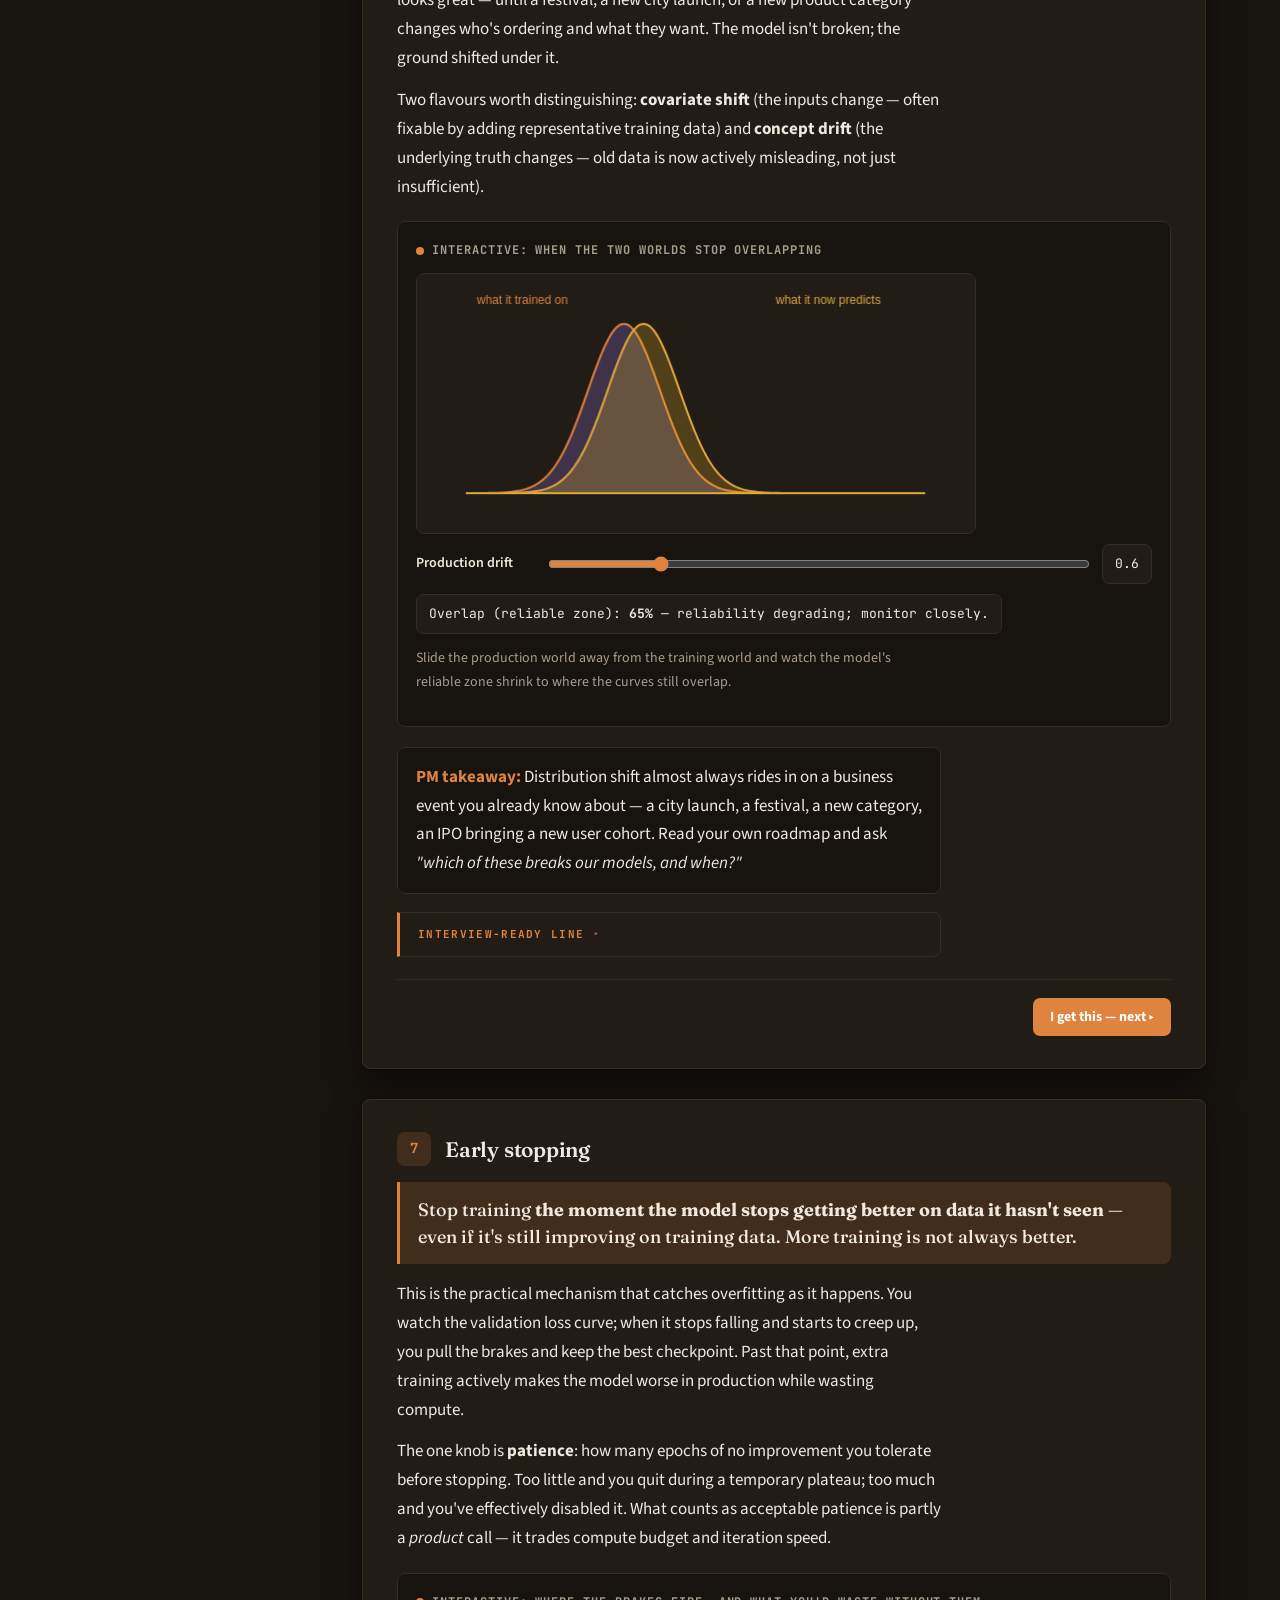
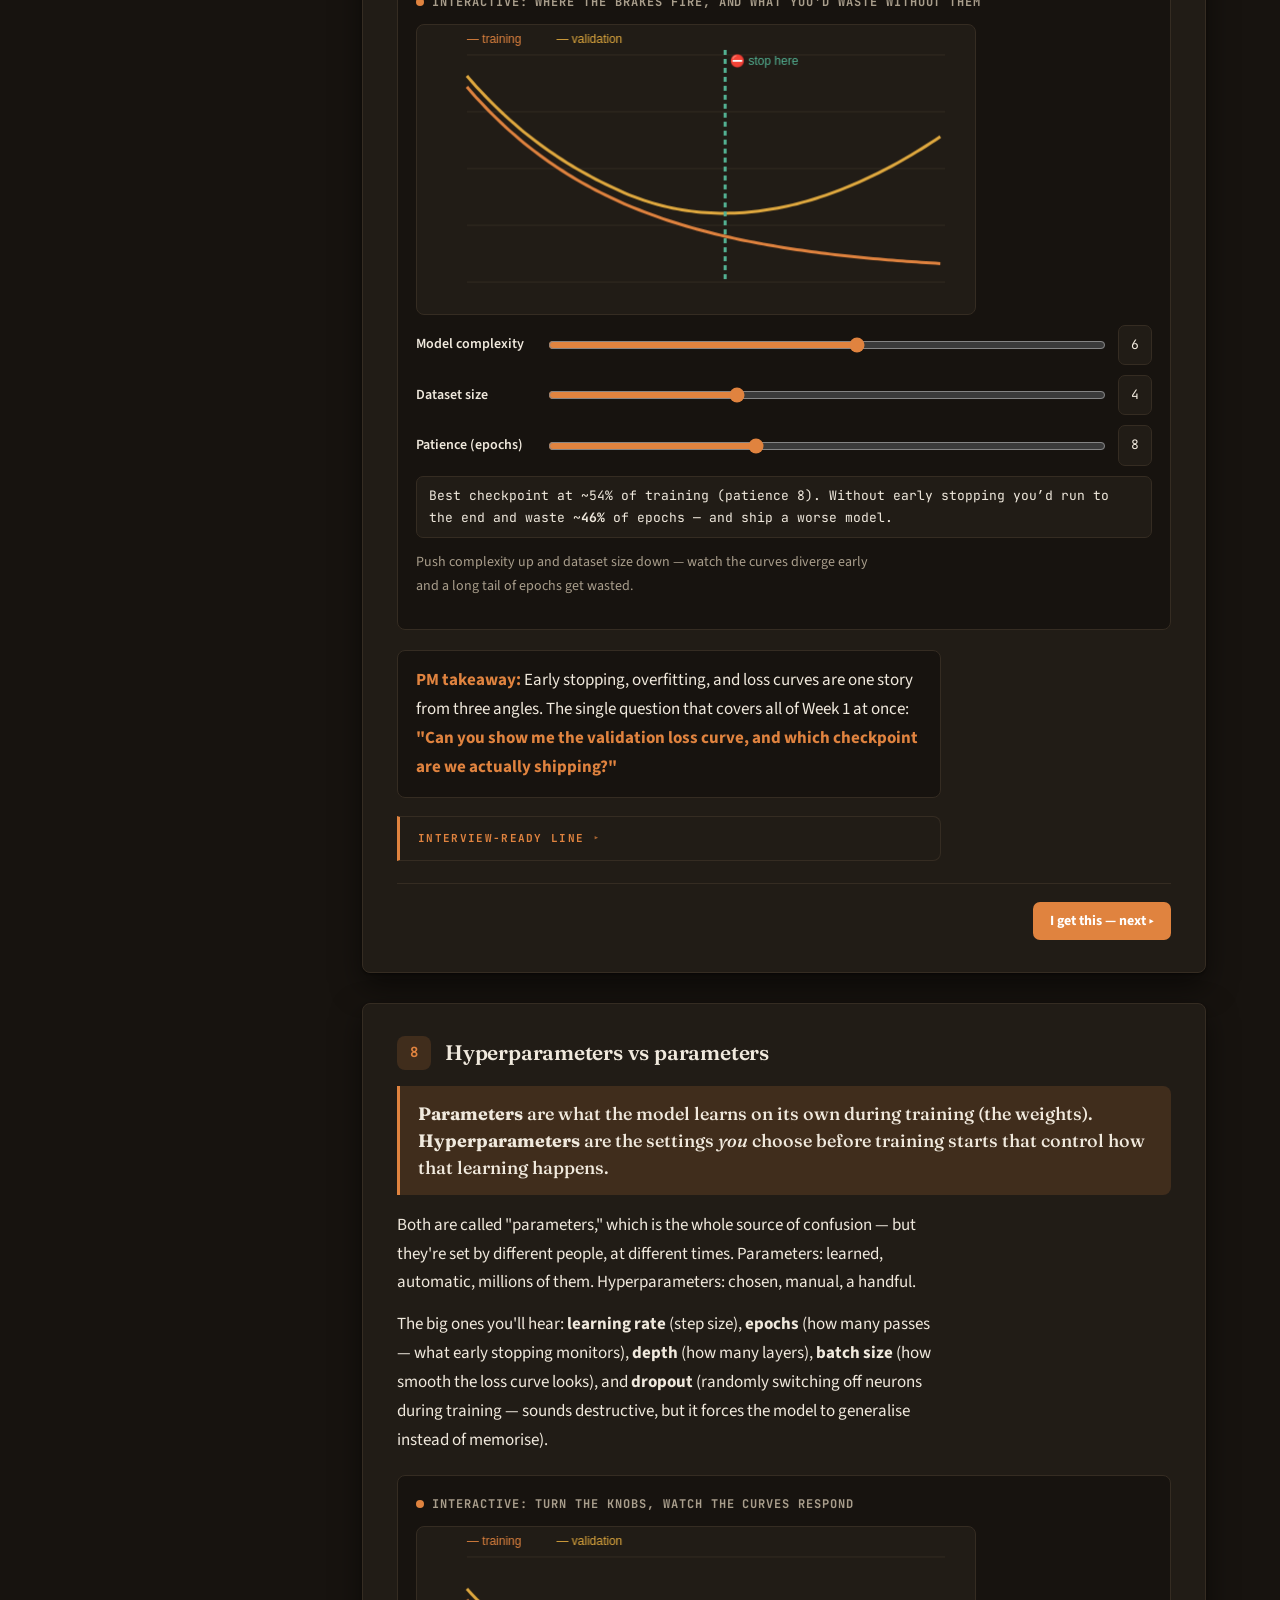
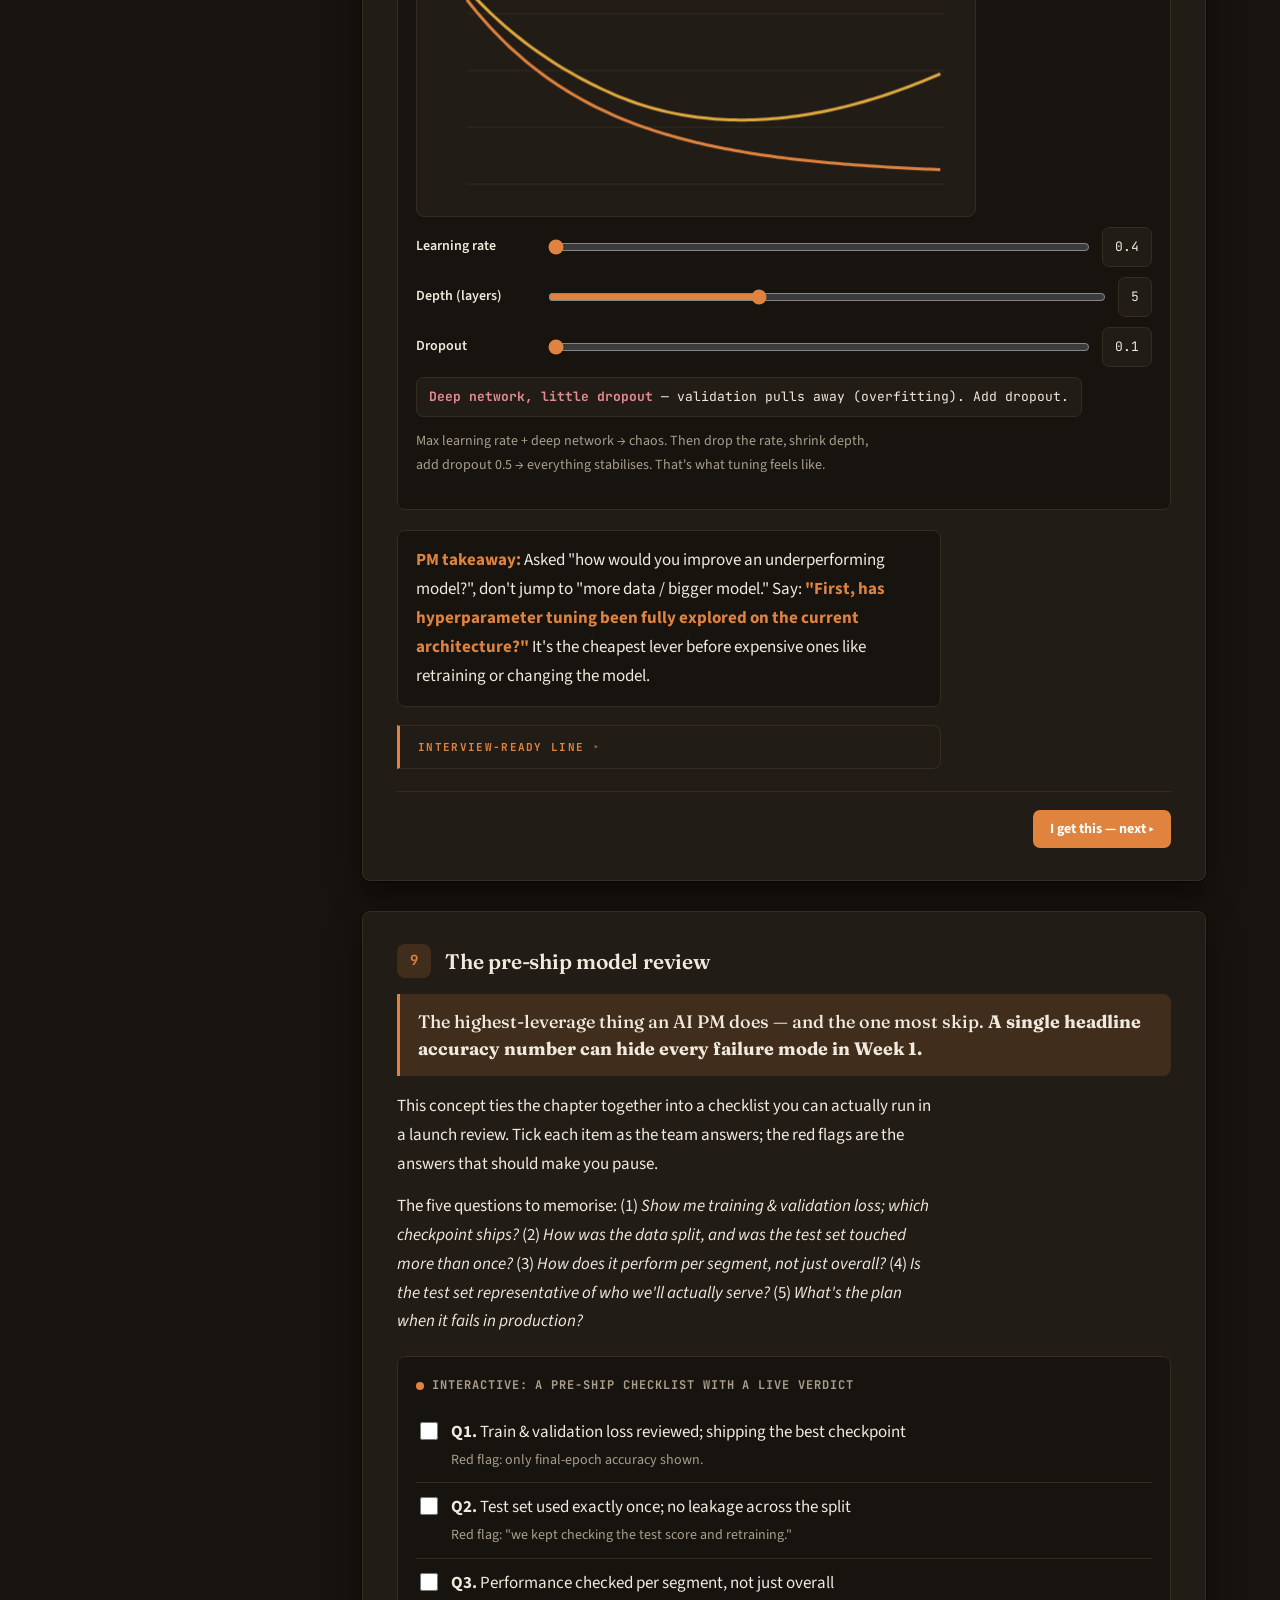
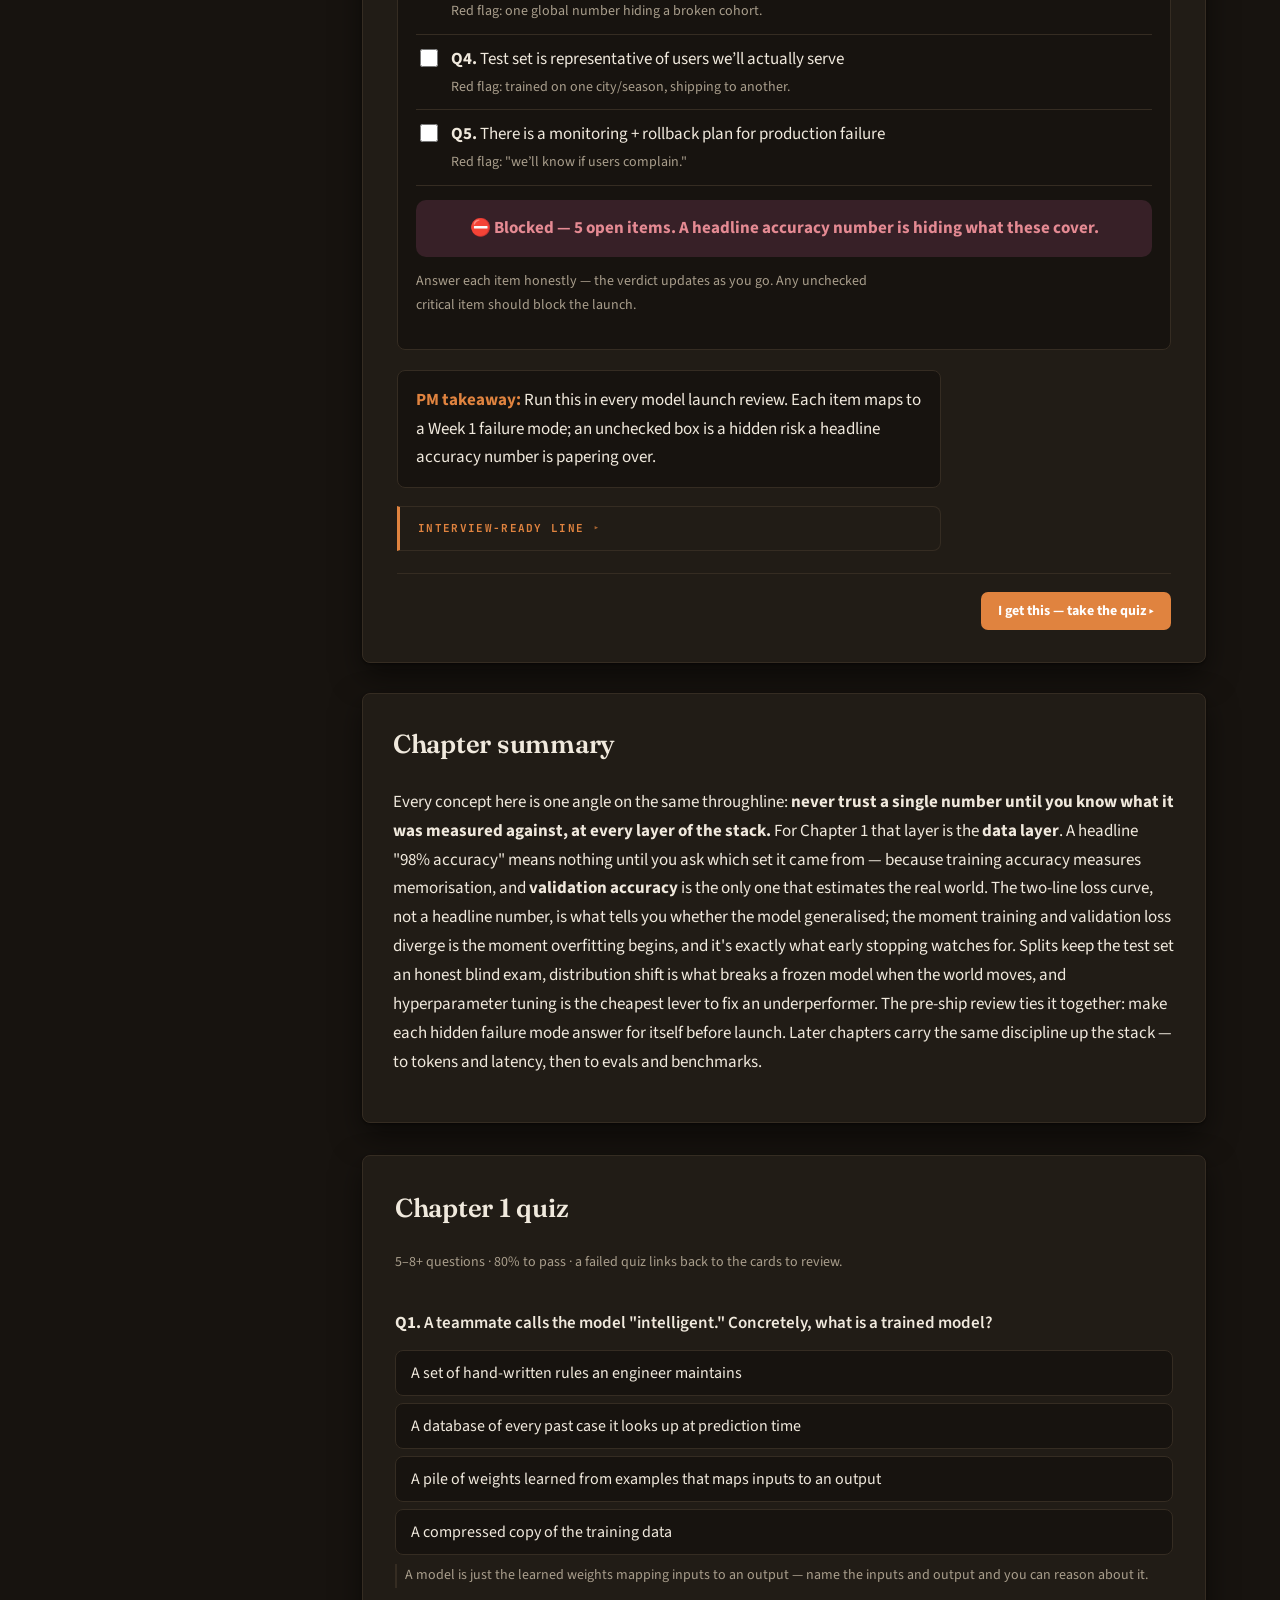
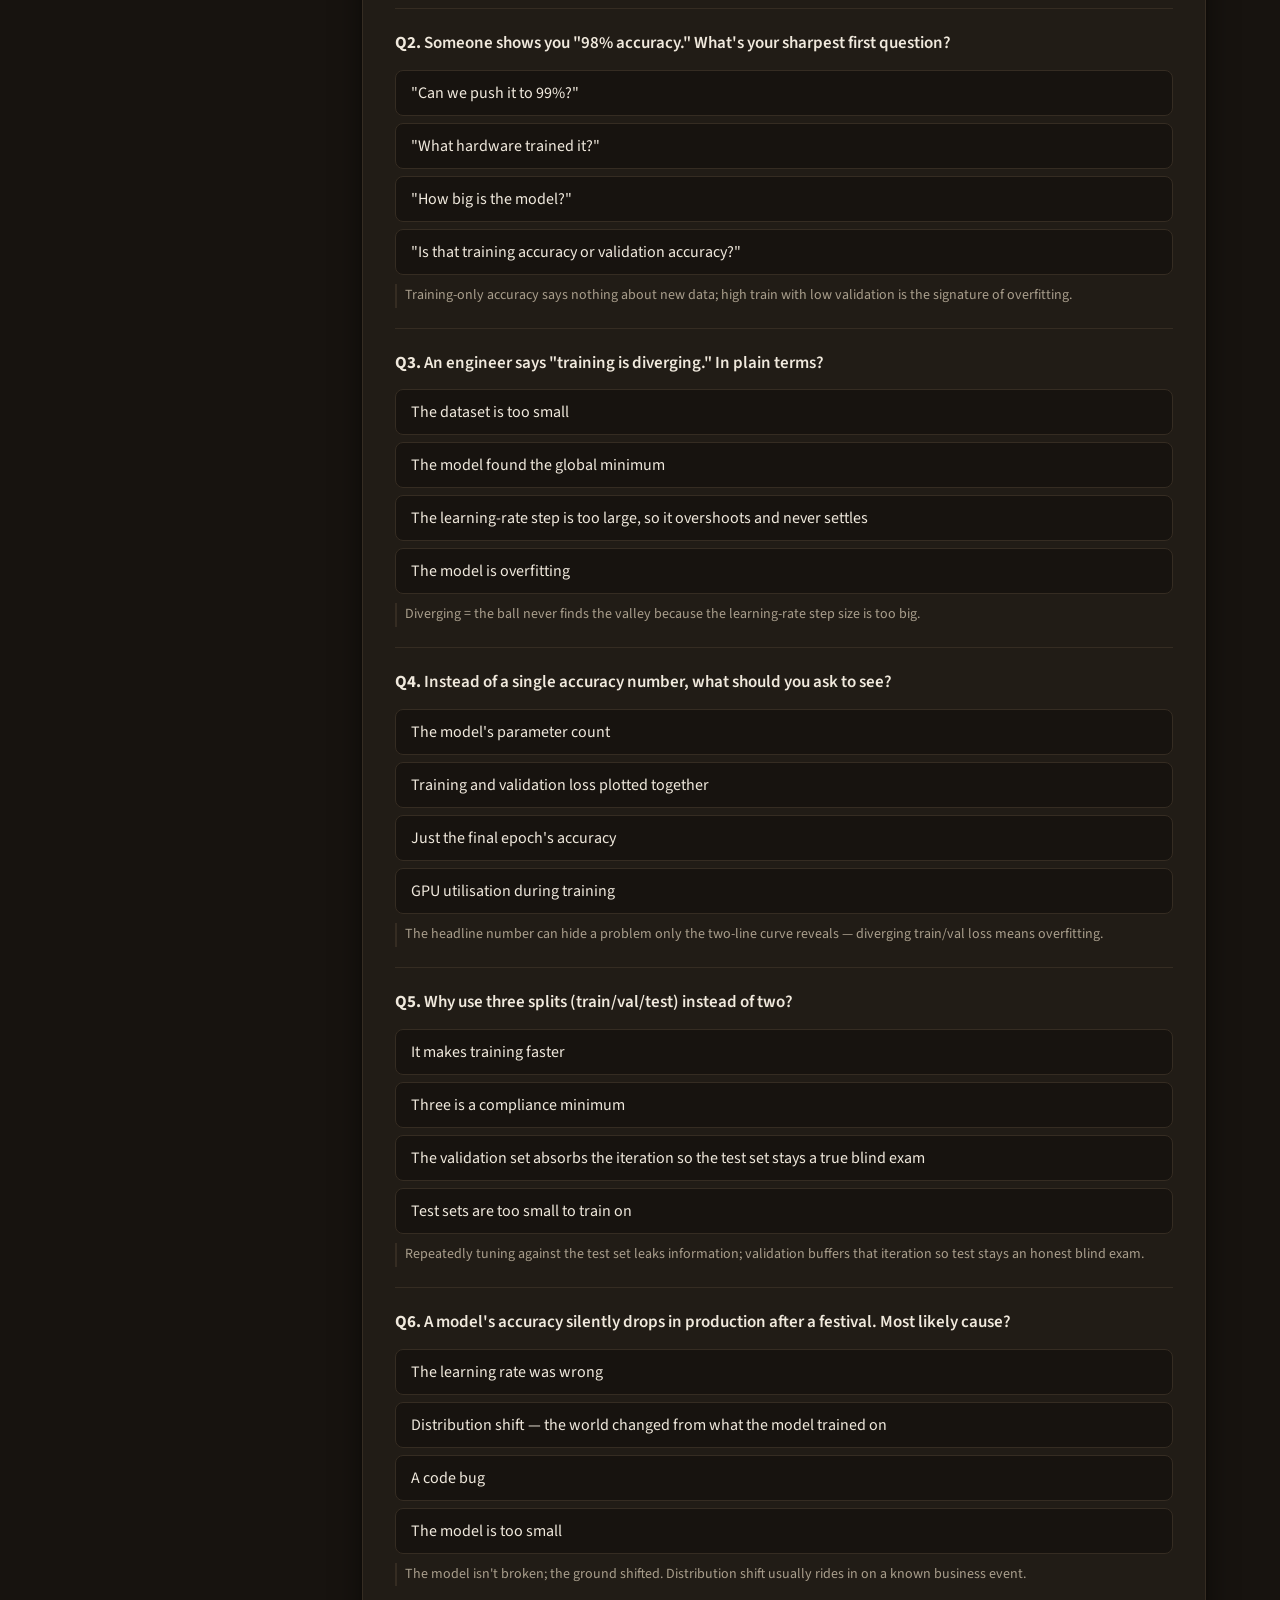
<file: chapters/01-ml-foundations.html>
<!DOCTYPE html>
<html lang="en">
<head>
<script>(function(){try{var t=localStorage.getItem("ai101.theme")||"dark";document.documentElement.setAttribute("data-theme",t);}catch(e){document.documentElement.setAttribute("data-theme","dark");}})();</script>
<meta charset="UTF-8" />
<meta name="viewport" content="width=device-width, initial-scale=1.0" />
<title>Chapter 1 — ML Foundations · AI 101 for PMs</title>
<link rel="stylesheet" href="../assets/css/main.css" />
</head>
<body class="ch1">
  <header class="top">
  <div class="hero">
    <div class="kicker">AI 101 for PMs · Chapter 1</div>
    <h1>ML Foundations</h1>
    <p>One connected story: data becomes weights, weights are nudged downhill by gradient descent, loss curves show whether that's working, and the gap between training and validation is where every Week-1 failure hides. Learn to read that gap and you can review any model before it ships.</p>
    </div>
</header>

  <div class="wrap">
    <nav class="toc" id="toc"></nav>
    <main>
      <div id="progress"></div>

      <section class="intro">
        <h2>Why this chapter matters for PMs</h2>
        <p>Before you can reason about LLMs, RAG, or agents, you need the machine-learning fundamentals underneath them — and they're simpler than the jargon suggests. The whole chapter teaches one habit: when a model is shown to you as a single accuracy number, you know exactly which questions expose what that number is hiding. That habit is the difference between a PM who rubber-stamps a model launch and one who can actually review it.</p>
        <p class="swap-hint">Examples are grocery-delivery flavoured — swap in your own domain when you present.</p>
      </section>

      <div id="cards"></div>

      <section class="intro" id="summary">
        <h2>Chapter summary</h2>
        <p>Every concept here is one angle on the same throughline: <b>never trust a single number until you know what it was measured against, at every layer of the stack.</b> For Chapter 1 that layer is the <b>data layer</b>. A headline "98% accuracy" means nothing until you ask which set it came from — because training accuracy measures memorisation, and <b>validation accuracy</b> is the only one that estimates the real world. The two-line loss curve, not a headline number, is what tells you whether the model generalised; the moment training and validation loss diverge is the moment overfitting begins, and it's exactly what early stopping watches for. Splits keep the test set an honest blind exam, distribution shift is what breaks a frozen model when the world moves, and hyperparameter tuning is the cheapest lever to fix an underperformer. The pre-ship review ties it together: make each hidden failure mode answer for itself before launch. Later chapters carry the same discipline up the stack — to tokens and latency, then to evals and benchmarks.</p>
      </section>

      <section class="quiz" id="quiz">
        <h2>Chapter 1 quiz</h2>
        <p class="hint">5–8+ questions · 80% to pass · a failed quiz links back to the cards to review.</p>
        <div id="quiz-mount"></div>
      </section>

      <div class="btn-row">
        <a class="btn" href="02-how-llms-work.html">Next: Chapter 2 →</a>
        <a class="btn alt" href="../revise.html">Revise</a>
      </div>
    </main>
  </div>

  <footer>
    AI 101 · Field notes for AI PMs. Chapter 1 of 4 · all interactives run locally in your browser — no accounts, no network, safe to share.
  </footer>

  <script src="../assets/js/concepts.js"></script>
  <script src="../assets/js/progress.js"></script>
  <script src="../assets/js/helpers.js"></script>
  <script>
    Nav.mount({here:'ch1', base:'../'});
    Progress.renderBar(document.getElementById('progress'));
    var __list = buildChapter(1, document.getElementById('cards'));
    (function(){
      var toc = document.getElementById('toc');
      var h = el('h4', null, 'Concepts'); toc.appendChild(h);
      __list.forEach(function(c){
        var a = el('a', null, c.order + ' · ' + c.title);
        a.href = '#' + c.id;
        toc.appendChild(a);
      });
    })();
    renderQuiz(document.getElementById('quiz-mount'), chapterQuestions(1), {chapter:1, reviewBase:'../', passPct:80});
  </script>

  <script>
  /* ============================================================
     Chapter-1 widgets — one IIFE per concept. Ported from the
     field-notes reference; the MAIN data series uses C.accent so
     it themes per chapter, while semantic colours (orange =
     validation, pink/red = error/danger, green = good) are kept.
     This script runs AFTER buildChapter(), so every *-mount exists.
     ============================================================ */

  /* ---------- nn: neural network ---------- */
  (function(){
    var m=document.getElementById('nn-mount'); if(!m)return;
    var inputs=[{n:'Distance (3.2 km)',v:0.55},{n:'Items in cart (8)',v:0.40},{n:'Rider load (high)',v:0.80}];
    var W=[0.9,0.4,1.1], bias=-0.3;
    var d=cv(m,560,210);
    inputs.forEach(function(inp,i){ slider(m,inp.n+' · weight',-2,2,W[i],0.1,function(v){W[i]=v;draw();}); });
    slider(m,'Bias',-2,2,bias,0.1,function(v){bias=v;draw();});
    var out=el('div','ctrl'); var bar=el('div',null,'');
    bar.style.cssText='flex:1;height:22px;border-radius:6px;background:'+C.grid+';overflow:hidden;border:1px solid '+C.grid;
    var fill=el('div',null,''); fill.style.cssText='height:100%;width:0;transition:width .15s'; bar.appendChild(fill);
    var lab=el('span','readout','—'); out.appendChild(el('label',null,'P(late)')); out.appendChild(bar); out.appendChild(lab); m.appendChild(out);
    function sig(z){return 1/(1+Math.exp(-z));}
    function draw(){
      var z=bias; for(var i=0;i<3;i++)z+=W[i]*inputs[i].v; var p=sig(z*3);
      fill.style.width=(p*100)+'%'; fill.style.background=p>0.5?C.red:C.green;
      lab.textContent=(p*100).toFixed(0)+'% '+(p>0.5?'LATE':'on time');
      var x=d.x,w=d.w,h=d.h; x.clearRect(0,0,w,h); x.font='12px sans-serif';
      var ny=[45,105,165], nx=70, cx=300, ox=480, cy=105;
      for(var i=0;i<3;i++){ var lw=Math.min(7,Math.abs(W[i])*3+0.5);
        x.strokeStyle=W[i]>=0?'rgba(52,211,153,.7)':'rgba(244,114,182,.7)'; x.lineWidth=lw;
        x.beginPath(); x.moveTo(nx+12,ny[i]); x.lineTo(cx-26,cy); x.stroke();
        x.fillStyle=C.accent; x.beginPath(); x.arc(nx,ny[i],12,0,7); x.fill();
        x.fillStyle=C.ink; x.fillText(inputs[i].n.split(' ')[0],nx-18,ny[i]+30);}
      x.lineWidth=Math.min(7,Math.abs(1)*3); x.strokeStyle=C.muted; x.beginPath(); x.moveTo(cx+26,cy); x.lineTo(ox-14,cy); x.stroke();
      x.fillStyle=C.accent; x.beginPath(); x.arc(cx,cy,26,0,7); x.fill();
      x.fillStyle='#fff'; x.textAlign='center'; x.fillText('Σ',cx,cy+4); x.textAlign='left';
      x.fillStyle=p>0.5?C.red:C.green; x.beginPath(); x.arc(ox,cy,16,0,7); x.fill();
      x.fillStyle=C.ink; x.fillText('prediction',ox-26,cy+38);
    }
    draw();
  })();

  /* ---------- overfit: underfit / good fit / overfit ---------- */
  (function(){
    var m=document.getElementById('overfit-mount'); if(!m)return;
    var pts=[[0.07,0.30],[0.18,0.55],[0.30,0.40],[0.40,0.62],[0.52,0.50],[0.63,0.74],[0.74,0.60],[0.85,0.82],[0.93,0.70]];
    var mode=1;
    tabs(m,['Underfit','Good fit','Overfit'],function(i){mode=i;draw();});
    var d=cv(m,560,300);
    var info=el('div','ctrl'); var t1=el('span','readout',''); info.appendChild(t1); m.appendChild(info);
    function px(x){return 40+x*490;} function py(y){return 270-y*240;}
    function draw(){
      var x=d.x,w=d.w,h=d.h; x.clearRect(0,0,w,h);
      x.strokeStyle=C.grid; x.lineWidth=1; for(var g=0;g<=4;g++){var yy=30+g*60; x.beginPath();x.moveTo(40,yy);x.lineTo(530,yy);x.stroke();}
      x.strokeStyle=C.accent; x.lineWidth=3; x.beginPath();
      for(var s=0;s<=100;s++){ var xx=s/100, yy;
        if(mode===0){ yy=0.36+0.42*xx; }
        else if(mode===1){ yy=0.32+0.5*xx+0.06*Math.sin(xx*3); }
        else {
          yy=0.32+0.5*xx; var near=0;
          pts.forEach(function(p){var dd=Math.exp(-Math.pow((xx-p[0])/0.055,2)); near+=dd*(p[1]-(0.32+0.5*p[0]));});
          yy+=near; }
        var X=px(xx),Y=py(yy); if(s===0)x.moveTo(X,Y); else x.lineTo(X,Y);} x.stroke();
      pts.forEach(function(p){x.fillStyle=C.ink; x.beginPath(); x.arc(px(p[0]),py(p[1]),4.5,0,7); x.fill();});
      var msg=['Too simple — misses the trend on both seen and new data. <b>High error everywhere.</b>',
               'Captures the trend, ignores the noise. <b>Generalises to new points.</b>',
               'Threads every point exactly. <b>~Perfect on training, wild on anything new.</b>'][mode];
      var acc=[['~71%','~69%'],['~88%','~86%'],['~99%','~64%']][mode];
      t1.innerHTML='Train acc '+acc[0]+' · New-data acc '+acc[1]+' &nbsp; — '+msg;
    }
    draw();
  })();

  /* ---------- gd: gradient descent ---------- */
  (function(){
    var m=document.getElementById('gd-mount'); if(!m)return;
    var lr=0.15, ball=null, raf=null;
    // A clear bowl that fits the canvas: mostly convex with a little texture,
    // single visible minimum near x=0. (The old ripply function trapped the
    // ball in an off-screen local minimum on the first step.)
    function f(x){return 0.14*x*x + 0.18*Math.cos(1.2*x);}
    function df(x){return 0.28*x - 0.216*Math.sin(1.2*x);}
    var d=cv(m,560,280);
    var row=el('div','ctrl');
    var b1=el('button','btn','▶ Roll the ball'); b1.onclick=function(){ball={x:-5.2};run();};
    var b2=el('button','btn alt','Reset'); b2.onclick=function(){if(raf)cancelAnimationFrame(raf);raf=null;ball=null;st.textContent='Press “Roll the ball”';draw();};
    row.appendChild(b1); row.appendChild(b2); m.appendChild(row);
    slider(m,'Learning rate',0.01,1.4,lr,0.01,function(v){lr=v;});
    var status=el('div','ctrl'); var st=el('span','readout','Press “Roll the ball”'); status.appendChild(st); m.appendChild(status);
    function X(x){return 280+x*42;} function Y(y){return 250-y*44;}
    function draw(){
      var x=d.x,w=d.w,h=d.h; x.clearRect(0,0,w,h);
      x.strokeStyle=C.grid; x.lineWidth=1; x.beginPath(); x.moveTo(X(0),14); x.lineTo(X(0),266); x.stroke();
      x.strokeStyle=C.accent; x.lineWidth=2.5; x.beginPath();
      for(var s=-6;s<=6;s+=0.05){var px=X(s),py=Y(f(s)); if(s===-6)x.moveTo(px,py);else x.lineTo(px,py);} x.stroke();
      if(ball){ x.fillStyle=C.amber; x.beginPath(); x.arc(X(ball.x),Y(f(ball.x))-9,9,0,7); x.fill(); }
    }
    function run(){ if(raf)cancelAnimationFrame(raf);
      function step(){ var g=df(ball.x); ball.x=ball.x-lr*g;
        if(ball.x>6.2||ball.x<-6.2){ st.innerHTML='💥 <b>Diverged</b> — step size too large, the ball flew off.'; ball.x=Math.max(-6.2,Math.min(6.2,ball.x)); draw(); return; }
        draw();
        if(Math.abs(g)<0.008){ st.innerHTML='✅ Settled at the minimum (slope ≈ 0), x='+ball.x.toFixed(2)+'.'; return; }
        raf=requestAnimationFrame(step);
      } step();
    }
    draw();
  })();

  /* ---------- loss: loss curves ---------- */
  (function(){
    var m=document.getElementById('loss-mount'); if(!m)return; var mode=0;
    tabs(m,['Healthy','Overfitting','Underfitting','Diverging'],function(i){mode=i;draw();});
    var d=cv(m,560,300); var info=el('div','ctrl'); var t=el('span','readout',''); info.appendChild(t); m.appendChild(info);
    function X(e){return 50+e*480;} function Y(l){return 270-l*230;}
    function draw(){
      var x=d.x,w=d.w,h=d.h; x.clearRect(0,0,w,h);
      x.strokeStyle=C.grid; for(var g=0;g<=4;g++){var yy=40+g*57;x.beginPath();x.moveTo(50,yy);x.lineTo(530,yy);x.stroke();}
      x.fillStyle=C.muted; x.font='11px sans-serif'; x.fillText('loss',8,150); x.fillText('epochs →',470,292);
      function line(fn,color){x.strokeStyle=color;x.lineWidth=3;x.beginPath();
        for(var e=0;e<=1;e+=0.01){var px=X(e),py=Y(fn(e)); if(e===0)x.moveTo(px,py);else x.lineTo(px,py);}x.stroke();}
      var tr,va;
      if(mode===0){tr=function(e){return 0.85*Math.exp(-3*e)+0.08;}; va=function(e){return 0.85*Math.exp(-2.8*e)+0.12;};}
      else if(mode===1){tr=function(e){return 0.85*Math.exp(-3.2*e)+0.04;}; va=function(e){return 0.55*Math.exp(-5*e)+0.12+0.45*Math.pow(Math.max(0,e-0.35),2);};}
      else if(mode===2){tr=function(e){return 0.55*Math.exp(-2*e)+0.42;}; va=function(e){return 0.6*Math.exp(-1.8*e)+0.46;};}
      else {tr=function(e){return 0.5+0.4*Math.sin(e*30)*e+0.1;}; va=function(e){return 0.55+0.45*Math.sin(e*28+1)*e+0.1;};}
      line(va,C.amber); line(tr,C.accent);
      if(mode===1){var ex=0.35; x.strokeStyle=C.red; x.setLineDash([5,4]); x.beginPath();x.moveTo(X(ex),30);x.lineTo(X(ex),275);x.stroke(); x.setLineDash([]);
        x.fillStyle=C.red; x.fillText('↑ lines diverge — stop here',X(ex)+6,46);}
      x.fillStyle=C.accent; x.fillText('— training loss',50,20); x.fillStyle=C.amber; x.fillText('— validation loss',170,20);
      t.innerHTML=['Both fall together and stay close. <b>Ship it.</b>',
        'Training keeps dropping; validation turns up. <b>Memorising — stop at the dashed line.</b>',
        'Both plateau high. <b>Model too simple or data too thin — it never learned.</b>',
        'Erratic spikes. <b>Learning rate too high — training is unstable.</b>'][mode];
    }
    draw();
  })();

  /* ---------- split: train/val/test + peek leakage ---------- */
  (function(){
    var m=document.getElementById('split-mount'); if(!m)return; var train=70, peeks=0;
    var barWrap=el('div',null,''); barWrap.style.cssText='display:flex;height:46px;border-radius:8px;overflow:hidden;border:1px solid '+C.grid+';font-size:12px;font-weight:700;color:#0f0d17;text-align:center';
    var a=el('div',null,''),b=el('div',null,''),c=el('div',null,'');
    a.style.background=C.accent;b.style.background=C.green;c.style.background=C.amber;
    [a,b,c].forEach(function(x){x.style.cssText+=';display:grid;place-items:center;line-height:1.1'});
    barWrap.appendChild(a);barWrap.appendChild(b);barWrap.appendChild(c); m.appendChild(barWrap);
    function setBar(){var rest=100-train; var v=Math.round(rest/2),te=rest-v;
      a.style.width=train+'%';b.style.width=v+'%';c.style.width=te+'%';
      a.innerHTML='Train<br>'+train+'%';b.innerHTML='Val<br>'+v+'%';c.innerHTML='Test<br>'+te+'%';}
    slider(m,'Train share',50,90,train,1,function(v){train=v;setBar();});
    var sim=el('div','viz',''); sim.style.margin='14px 0 0'; sim.style.background=C.panel;
    var st=el('div','readout','True accuracy: 72%  ·  Reported test accuracy: 72%  ·  gap: 0');
    var row=el('div','ctrl'); var pk=el('button','btn','Peek at test set & retune'); var rs=el('button','btn alt','Reset');
    row.appendChild(pk);row.appendChild(rs); sim.appendChild(row); sim.appendChild(st);
    var note=el('div','hint',''); sim.appendChild(note); m.appendChild(sim);
    function show(){var reported=Math.min(94,72+peeks*2.6).toFixed(0);
      st.innerHTML='True accuracy: <b>72%</b> &nbsp;·&nbsp; Reported test accuracy: <b style="color:'+C.red+'">'+reported+'%</b> &nbsp;·&nbsp; peeks: '+peeks;
      note.innerHTML=peeks===0?'A clean test set: reported = true.':'You’ve tuned against the test set '+peeks+'× — the score is now '+(reported-72)+' pts of pure illusion. <b>This is data leakage.</b> Ship at '+reported+'%, get 72% in production.';}
    pk.onclick=function(){peeks++;show();}; rs.onclick=function(){peeks=0;show();};
    setBar(); show();
  })();

  /* ---------- dshift: distribution shift ---------- */
  (function(){
    var m=document.getElementById('dshift-mount'); if(!m)return; var shift=0.6;
    var d=cv(m,560,260);
    slider(m,'Production drift',0,5,shift,0.1,function(v){shift=v;draw();});
    var info=el('div','ctrl'); var t=el('span','readout',''); info.appendChild(t); m.appendChild(info);
    function g(x,mu){return Math.exp(-0.5*Math.pow((x-mu)/1.1,2));}
    function draw(){
      var x=d.x,w=d.w,h=d.h; x.clearRect(0,0,w,h); var mu1=-1.2, mu2=-1.2+shift;
      function curve(mu,fill,stroke){x.beginPath(); var first=true;
        for(var v=-6;v<=8;v+=0.05){var px=50+(v+6)*(460/14),py=220-g(v,mu)*170; if(first){x.moveTo(px,220);x.lineTo(px,py);first=false;}else x.lineTo(px,py);}
        x.lineTo(50+(8+6)*(460/14),220); x.closePath(); x.fillStyle=fill; x.fill(); x.strokeStyle=stroke; x.lineWidth=2; x.stroke();}
      curve(mu1,'rgba(167,139,250,.22)',C.accent); curve(mu2,'rgba(251,191,36,.22)',C.amber);
      var ov=0,n=0; for(var v=-6;v<=8;v+=0.05){ov+=Math.min(g(v,mu1),g(v,mu2)); n+=Math.max(g(v,mu1),g(v,mu2)); }
      var overlap=Math.round(100*ov/n);
      x.fillStyle=C.accent; x.font='12px sans-serif'; x.fillText('what it trained on',60,30);
      x.fillStyle=C.amber; x.fillText('what it now predicts',360,30);
      t.innerHTML='Overlap (reliable zone): <b>'+overlap+'%</b> — '+(overlap>70?'model still mostly valid.':overlap>40?'reliability degrading; monitor closely.':'<b style="color:'+C.red+'">model is largely guessing on today’s world.</b>');
    }
    draw();
  })();

  /* ---------- earlystop: early stopping ---------- */
  (function(){
    var m=document.getElementById('earlystop-mount'); if(!m)return; var complexity=6, data=4, patience=8;
    var d=cv(m,560,290);
    slider(m,'Model complexity',1,10,complexity,1,function(v){complexity=v;draw();});
    slider(m,'Dataset size',1,10,data,1,function(v){data=v;draw();});
    slider(m,'Patience (epochs)',1,20,patience,1,function(v){patience=v;draw();});
    var info=el('div','ctrl'); var t=el('span','readout',''); info.appendChild(t); m.appendChild(info);
    function X(e){return 50+e*480;} function Y(l){return 260-l*220;}
    function draw(){
      var x=d.x,w=d.w,h=d.h; x.clearRect(0,0,w,h);
      x.strokeStyle=C.grid; for(var g=0;g<=4;g++){var yy=30+g*57;x.beginPath();x.moveTo(50,yy);x.lineTo(530,yy);x.stroke();}
      var gap=(complexity/10)*(1-data/12); var turn=0.15+0.5*(data/10)-0.04*(complexity/10);
      function tr(e){return 0.85*Math.exp(-3*e)+0.05;}
      function va(e){return 0.85*Math.exp(-3*e)+0.10+gap*Math.pow(Math.max(0,e-turn),2)*3;}
      var best=1e9,bestE=0; for(var e=0;e<=1;e+=0.005){if(va(e)<best){best=va(e);bestE=e;}}
      [[tr,C.accent],[va,C.amber]].forEach(function(p){x.strokeStyle=p[1];x.lineWidth=3;x.beginPath();
        for(var e=0;e<=1;e+=0.01){var px=X(e),py=Y(p[0](e));if(e===0)x.moveTo(px,py);else x.lineTo(px,py);}x.stroke();});
      x.strokeStyle=C.green; x.setLineDash([5,4]); x.beginPath();x.moveTo(X(bestE),25);x.lineTo(X(bestE),258);x.stroke();x.setLineDash([]);
      x.fillStyle=C.green; x.font='12px sans-serif'; x.fillText('⛔ stop here',X(bestE)+5,40);
      x.fillStyle=C.accent; x.fillText('— training',50,18); x.fillStyle=C.amber; x.fillText('— validation',140,18);
      var wasted=Math.round((1-bestE)*100);
      t.innerHTML='Best checkpoint at ~'+Math.round(bestE*100)+'% of training (patience '+patience+'). Without early stopping you’d run to the end and waste ~<b>'+wasted+'%</b> of epochs — and ship a worse model.';
    }
    draw();
  })();

  /* ---------- hparams: hyperparameters ---------- */
  (function(){
    var m=document.getElementById('hparams-mount'); if(!m)return; var lr=0.4, depth=5, drop=0.1;
    var d=cv(m,560,290);
    slider(m,'Learning rate',0.05,1,lr,0.05,function(v){lr=v;draw();});
    slider(m,'Depth (layers)',2,10,depth,1,function(v){depth=v;draw();});
    slider(m,'Dropout',0,0.6,drop,0.05,function(v){drop=v;draw();});
    var info=el('div','ctrl'); var t=el('span','readout',''); info.appendChild(t); m.appendChild(info);
    function X(e){return 50+e*480;} function Y(l){return 260-l*220;}
    function draw(){
      var x=d.x,w=d.w,h=d.h; x.clearRect(0,0,w,h);
      x.strokeStyle=C.grid; for(var g=0;g<=4;g++){var yy=30+g*57;x.beginPath();x.moveTo(50,yy);x.lineTo(530,yy);x.stroke();}
      var unstable=Math.max(0,(lr-0.55))*1.6; var overfit=Math.max(0,(depth/10)-drop-0.2)*1.3;
      function tr(e){return 0.8*Math.exp(-(2+depth*0.3)*e)+0.05 + unstable*0.25*Math.sin(e*40);}
      function va(e){return 0.8*Math.exp(-(2+depth*0.2)*e)+0.1 + overfit*Math.pow(Math.max(0,e-0.3),2)*3 + unstable*0.3*Math.sin(e*40+1);}
      [[tr,C.accent],[va,C.amber]].forEach(function(p){x.strokeStyle=p[1];x.lineWidth=3;x.beginPath();
        for(var e=0;e<=1;e+=0.01){var px=X(e),py=Y(Math.max(0,Math.min(1,p[0](e))));if(e===0)x.moveTo(px,py);else x.lineTo(px,py);}x.stroke();});
      x.fillStyle=C.accent; x.font='12px sans-serif'; x.fillText('— training',50,18); x.fillStyle=C.amber; x.fillText('— validation',140,18);
      var msg= unstable>0.1?'<b style="color:'+C.red+'">Learning rate too high</b> — curves spike chaotically (divergence).':
               overfit>0.2?'<b style="color:'+C.red+'">Deep network, little dropout</b> — validation pulls away (overfitting). Add dropout.':
               'Stable run, curves track together. <b>Healthy settings.</b>';
      t.innerHTML=msg;
    }
    draw();
  })();

  /* ---------- preship: pre-ship review checklist ---------- */
  (function(){
    var m=document.getElementById('preship-mount'); if(!m)return;
    var items=[
      ['Train &amp; validation loss reviewed; shipping the best checkpoint','Red flag: only final-epoch accuracy shown.'],
      ['Test set used exactly once; no leakage across the split','Red flag: "we kept checking the test score and retraining."'],
      ['Performance checked per segment, not just overall','Red flag: one global number hiding a broken cohort.'],
      ['Test set is representative of users we’ll actually serve','Red flag: trained on one city/season, shipping to another.'],
      ['There is a monitoring + rollback plan for production failure','Red flag: "we’ll know if users complain."']
    ];
    var checked=[false,false,false,false,false];
    items.forEach(function(it,i){
      var row=el('div',null,''); row.style.cssText='display:flex;gap:10px;align-items:flex-start;padding:10px 0;border-bottom:1px solid '+C.grid;
      var cb=document.createElement('input'); cb.type='checkbox'; cb.style.marginTop='4px'; cb.style.width='18px'; cb.style.height='18px'; cb.style.accentColor=C.green;
      var txt=el('div',null,'<b>Q'+(i+1)+'.</b> '+it[0]+'<div class="hint" style="margin-top:2px">'+it[1]+'</div>');
      cb.onchange=function(){checked[i]=cb.checked;verdict();}; row.appendChild(cb); row.appendChild(txt); m.appendChild(row);
    });
    var v=el('div',null,''); v.style.cssText='margin-top:14px;padding:14px 16px;border-radius:10px;font-weight:700;text-align:center'; m.appendChild(v);
    function verdict(){var n=checked.filter(Boolean).length;
      if(n===5){v.style.background='rgba(52,211,153,.16)';v.style.color=C.green;v.innerHTML='✅ Ready to ship — all five failure modes accounted for.';}
      else{v.style.background='rgba(244,114,182,.14)';v.style.color=C.red;v.innerHTML='⛔ Blocked — '+(5-n)+' open item'+(5-n>1?'s':'')+'. A headline accuracy number is hiding what these cover.';}
    }
    verdict();
  })();
  </script>
</body>
</html>
</file>
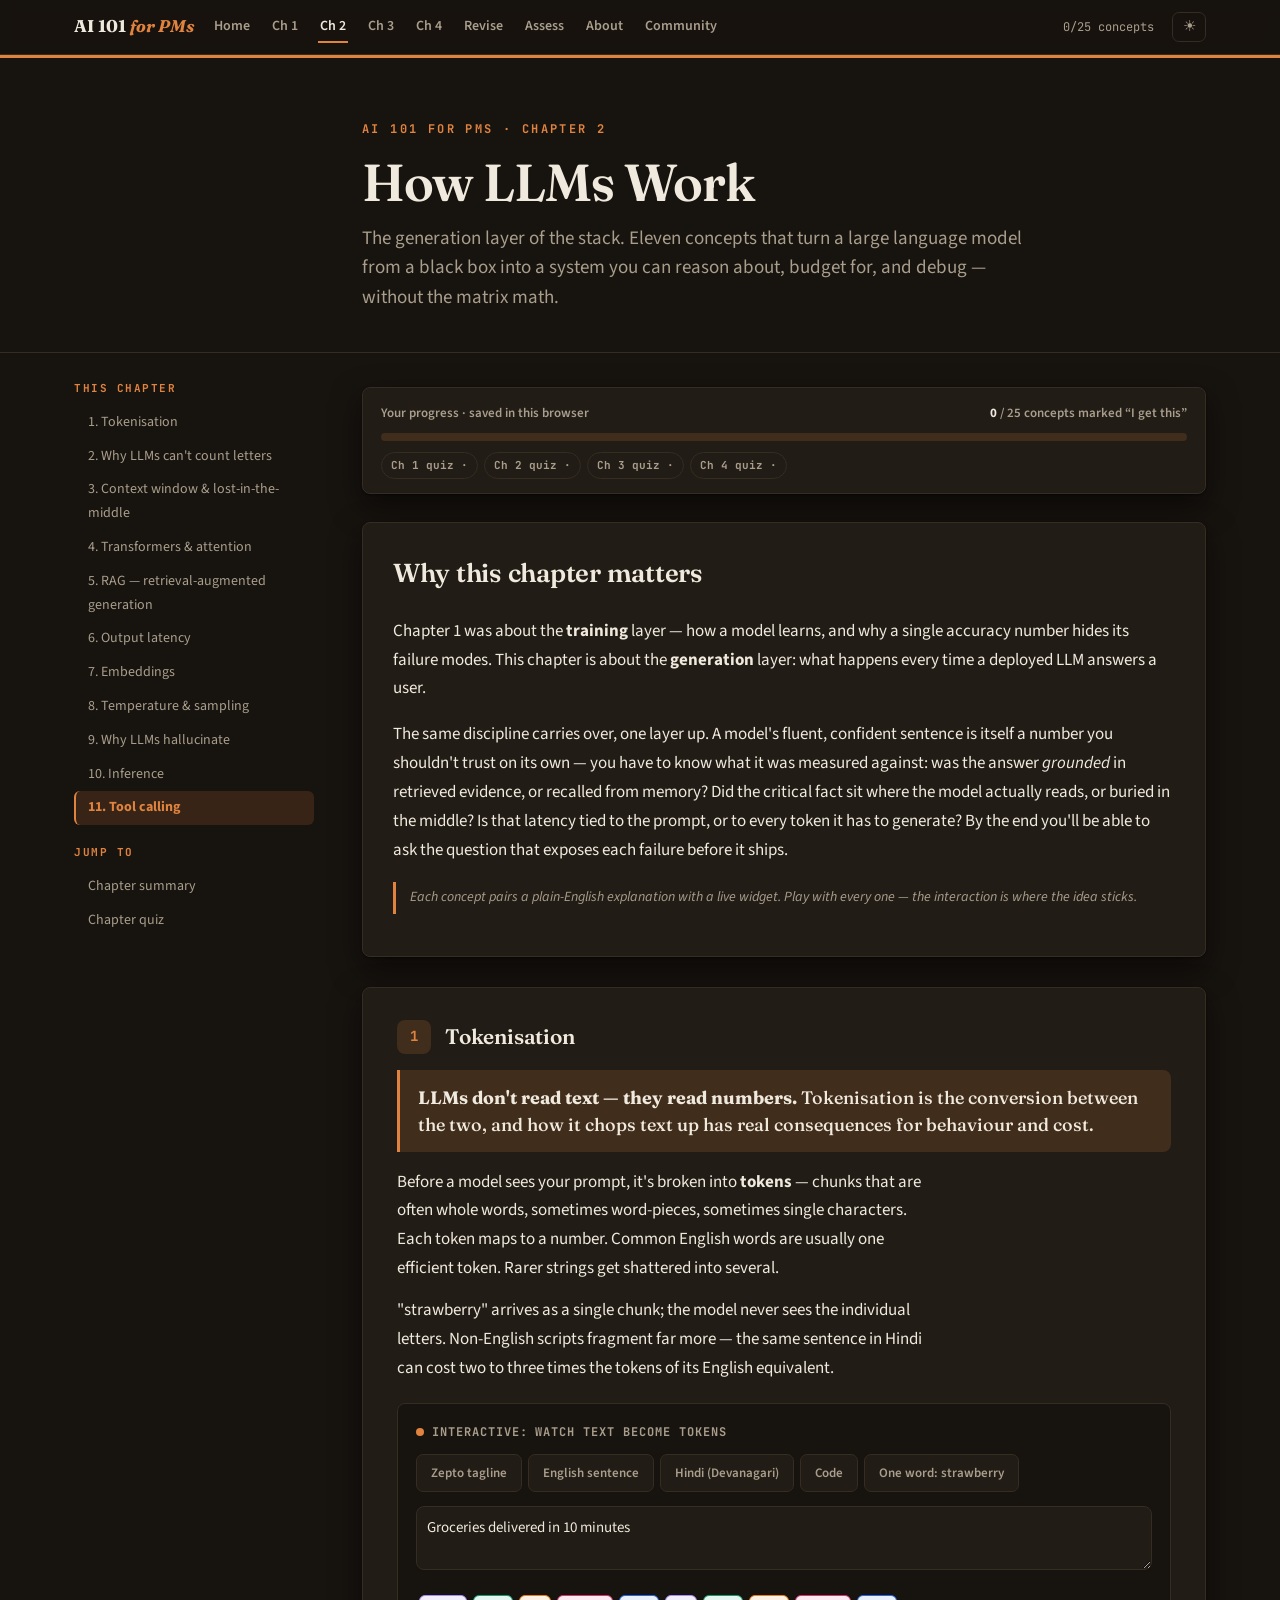
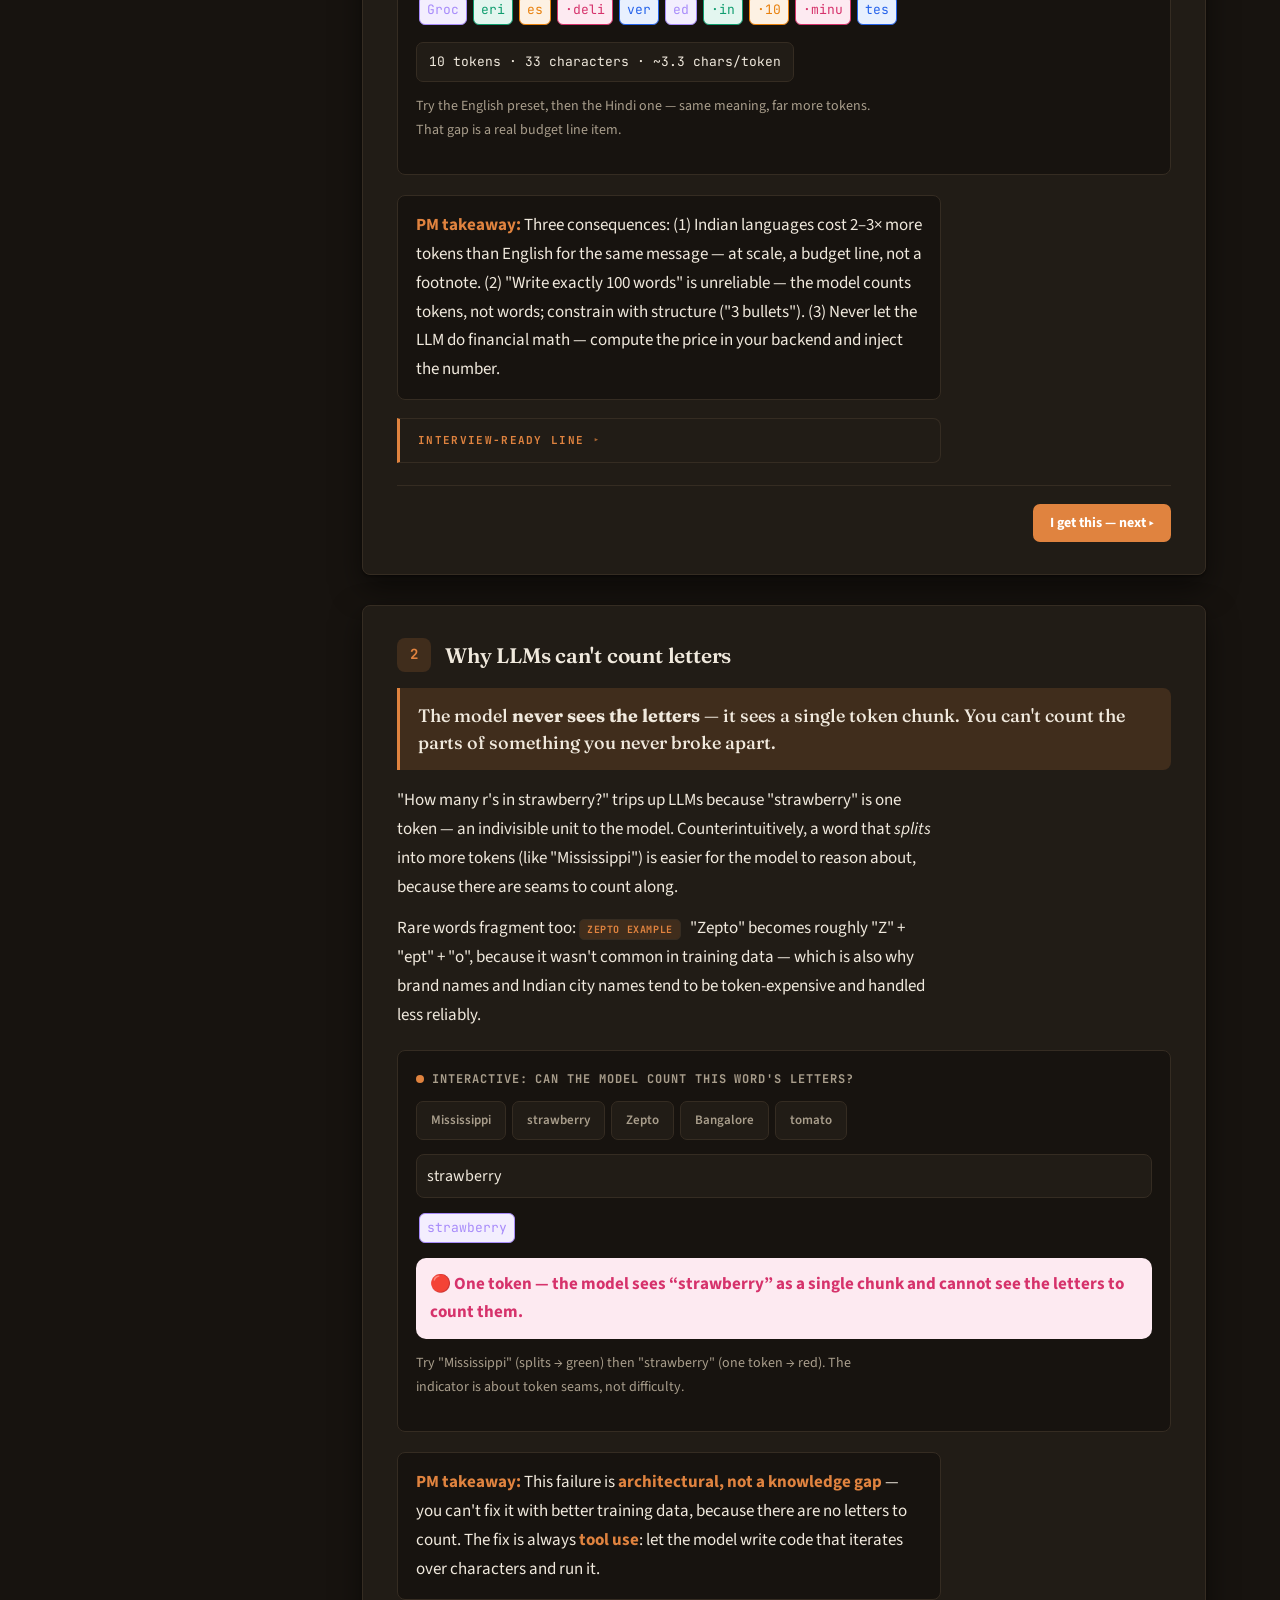
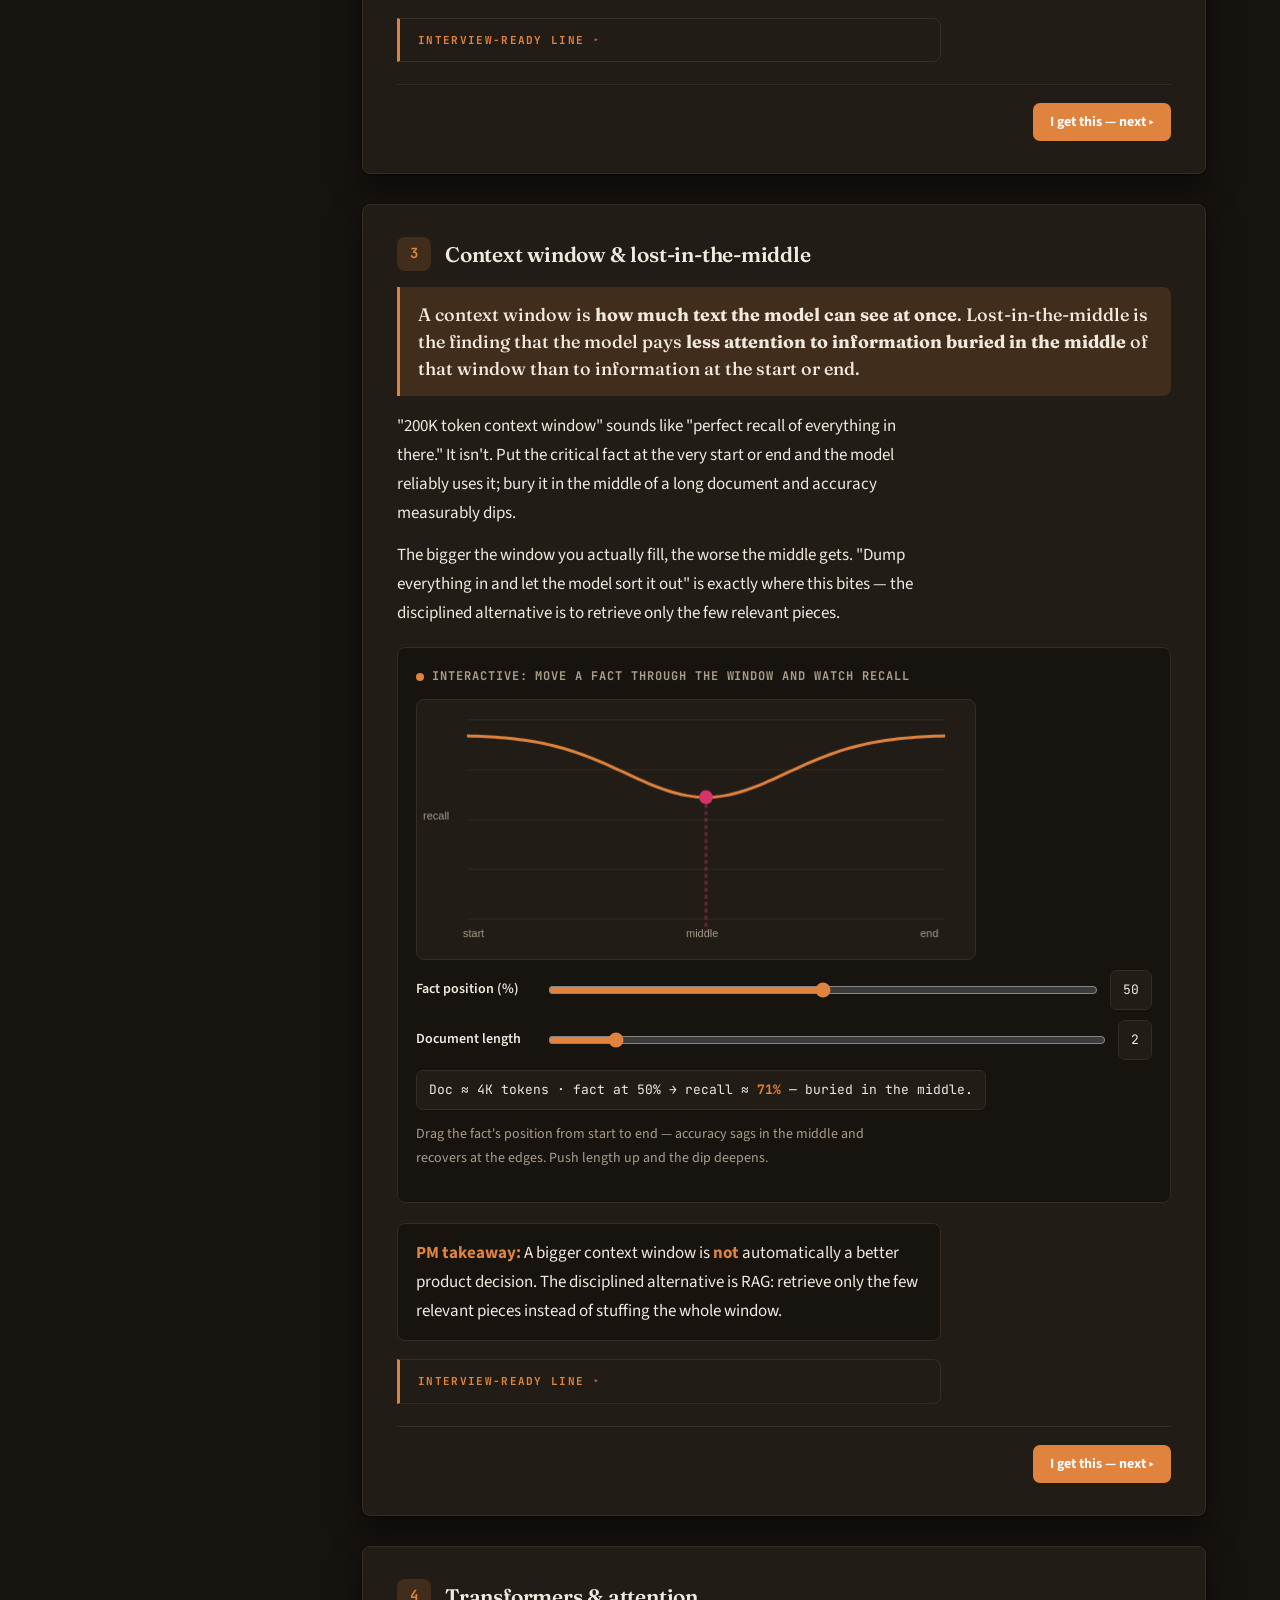
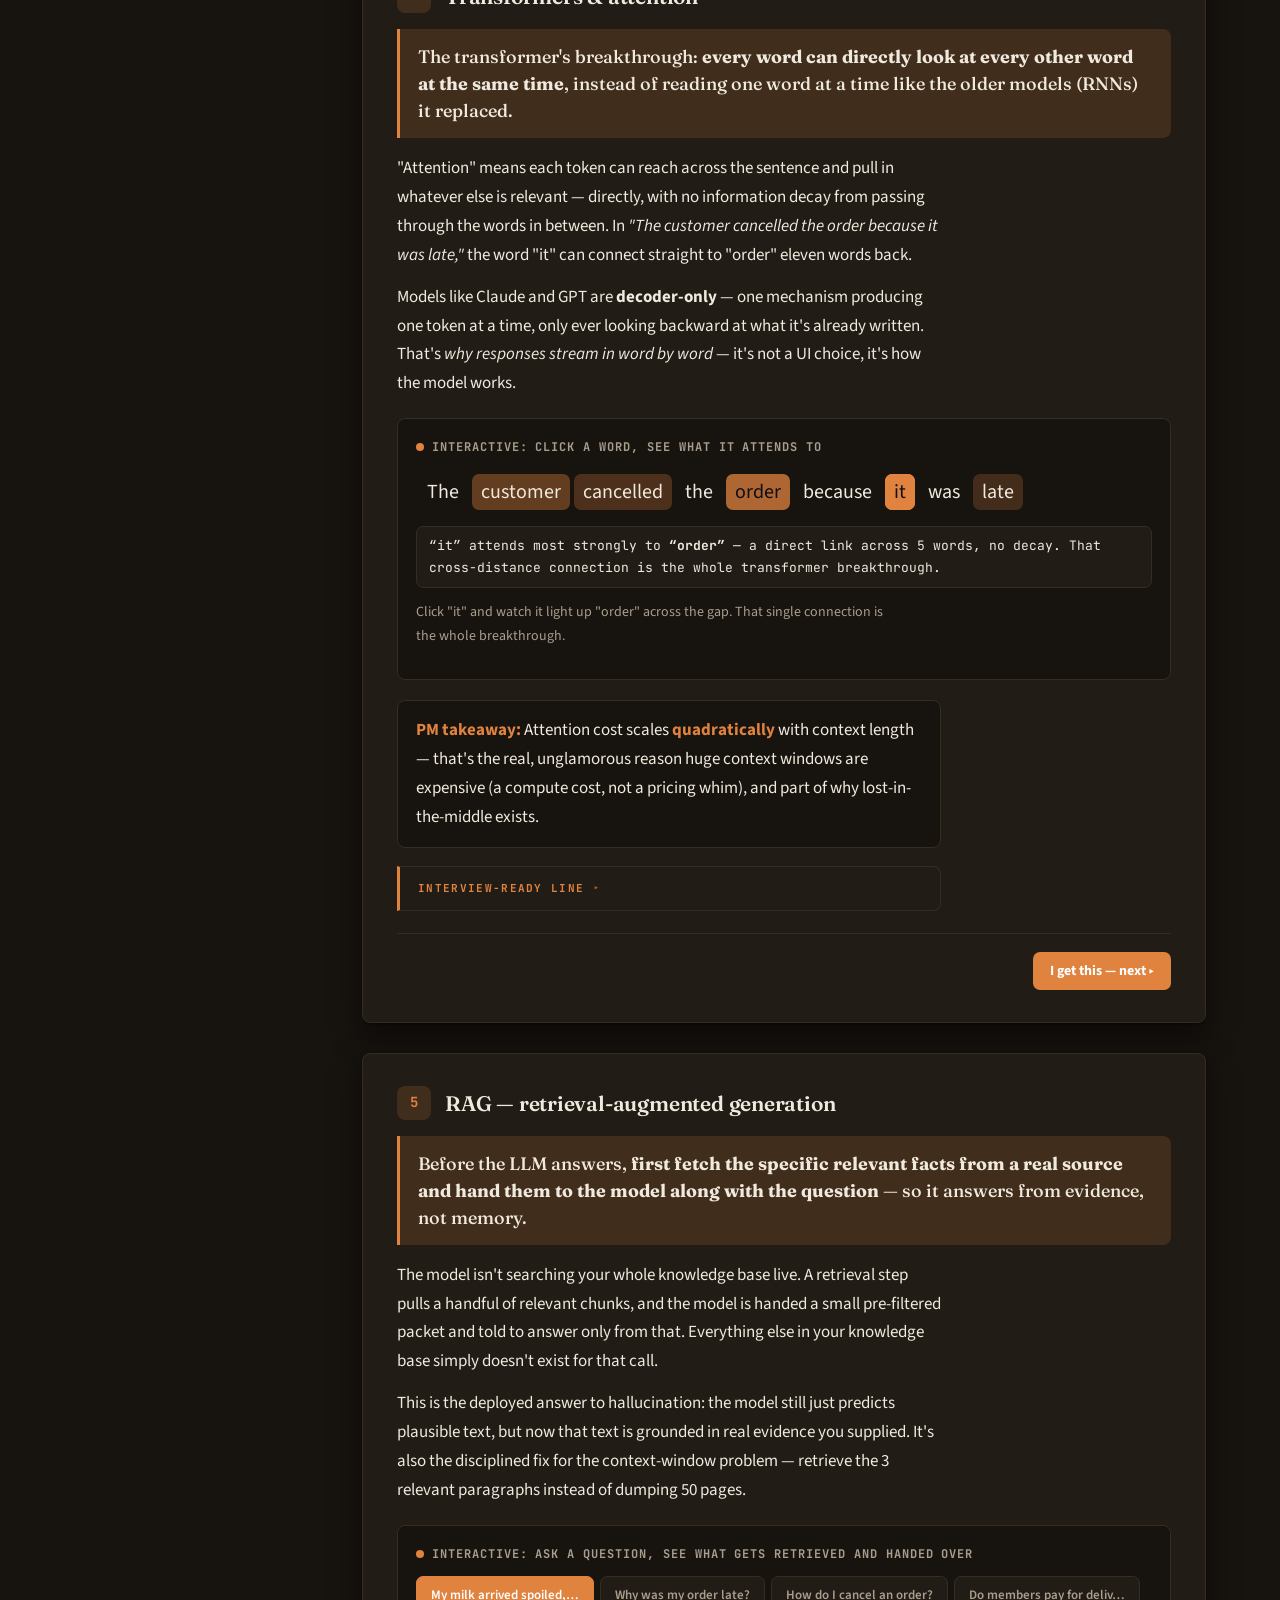
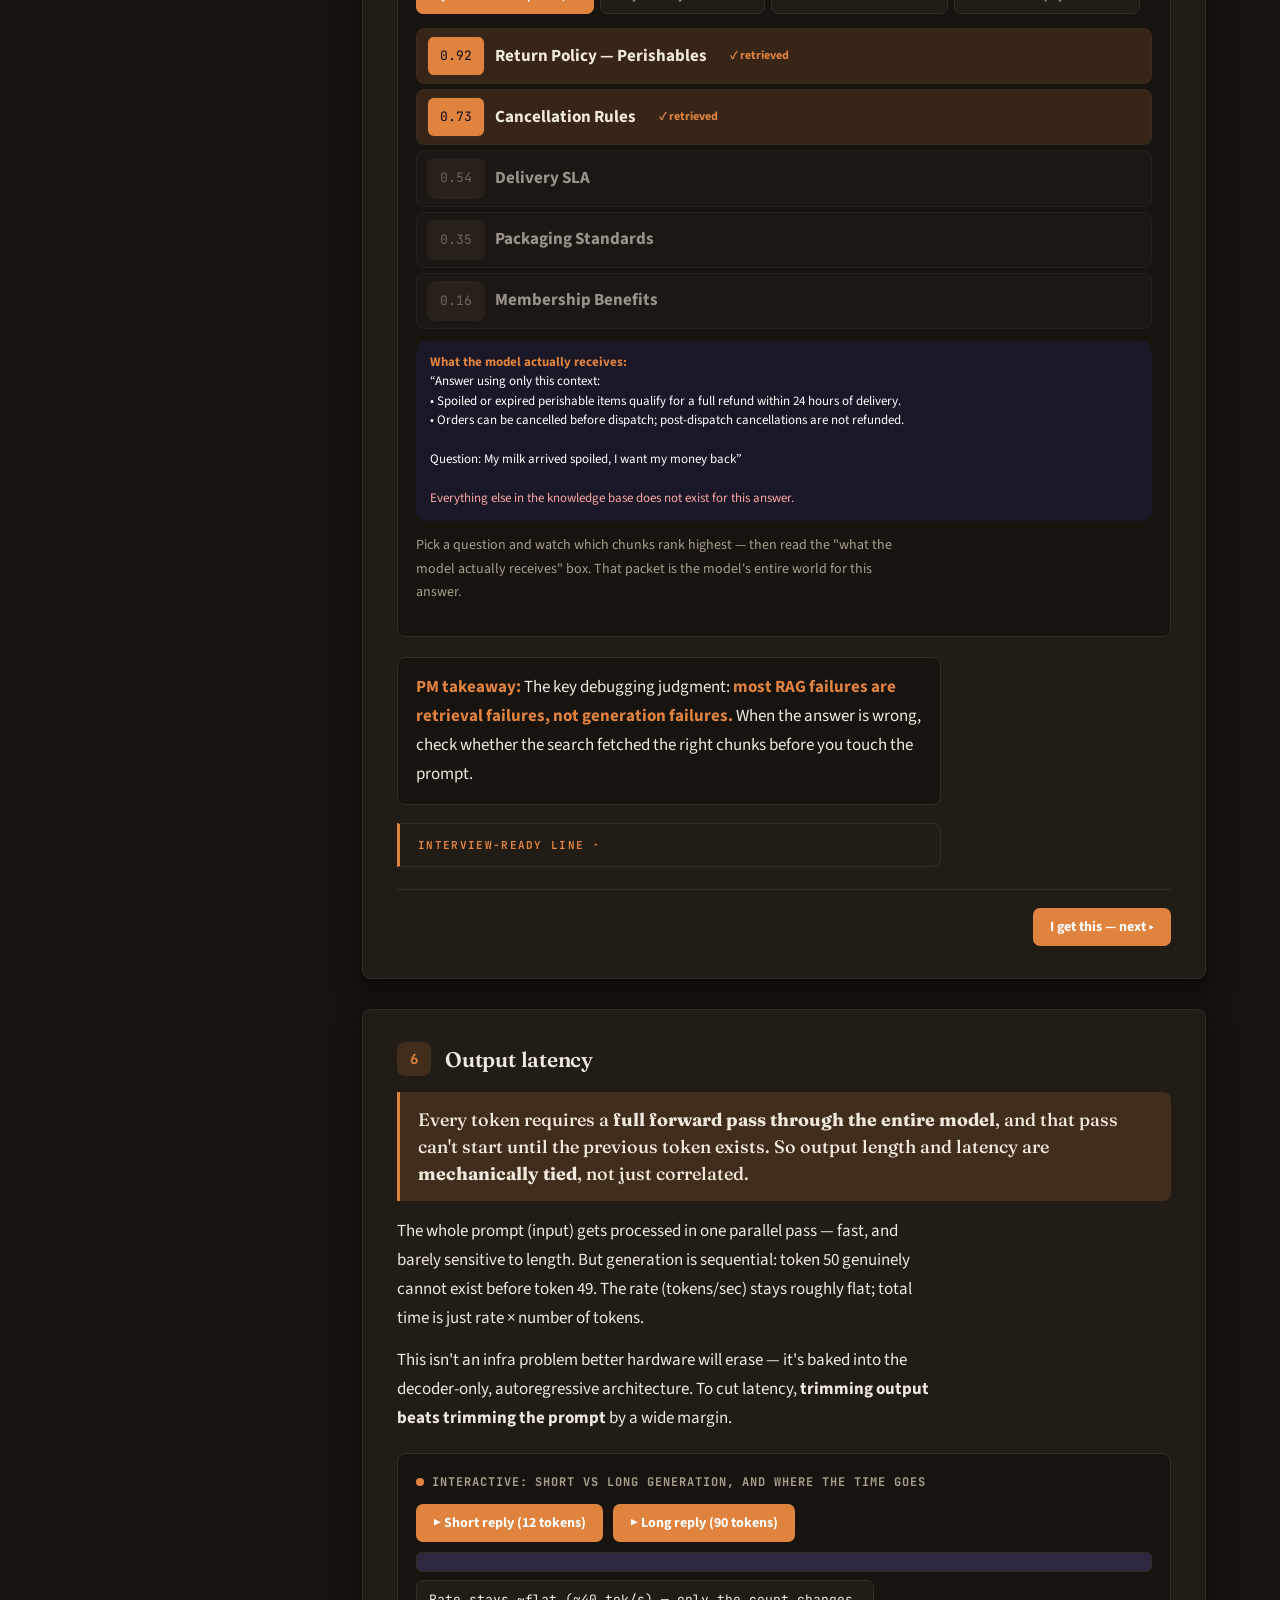
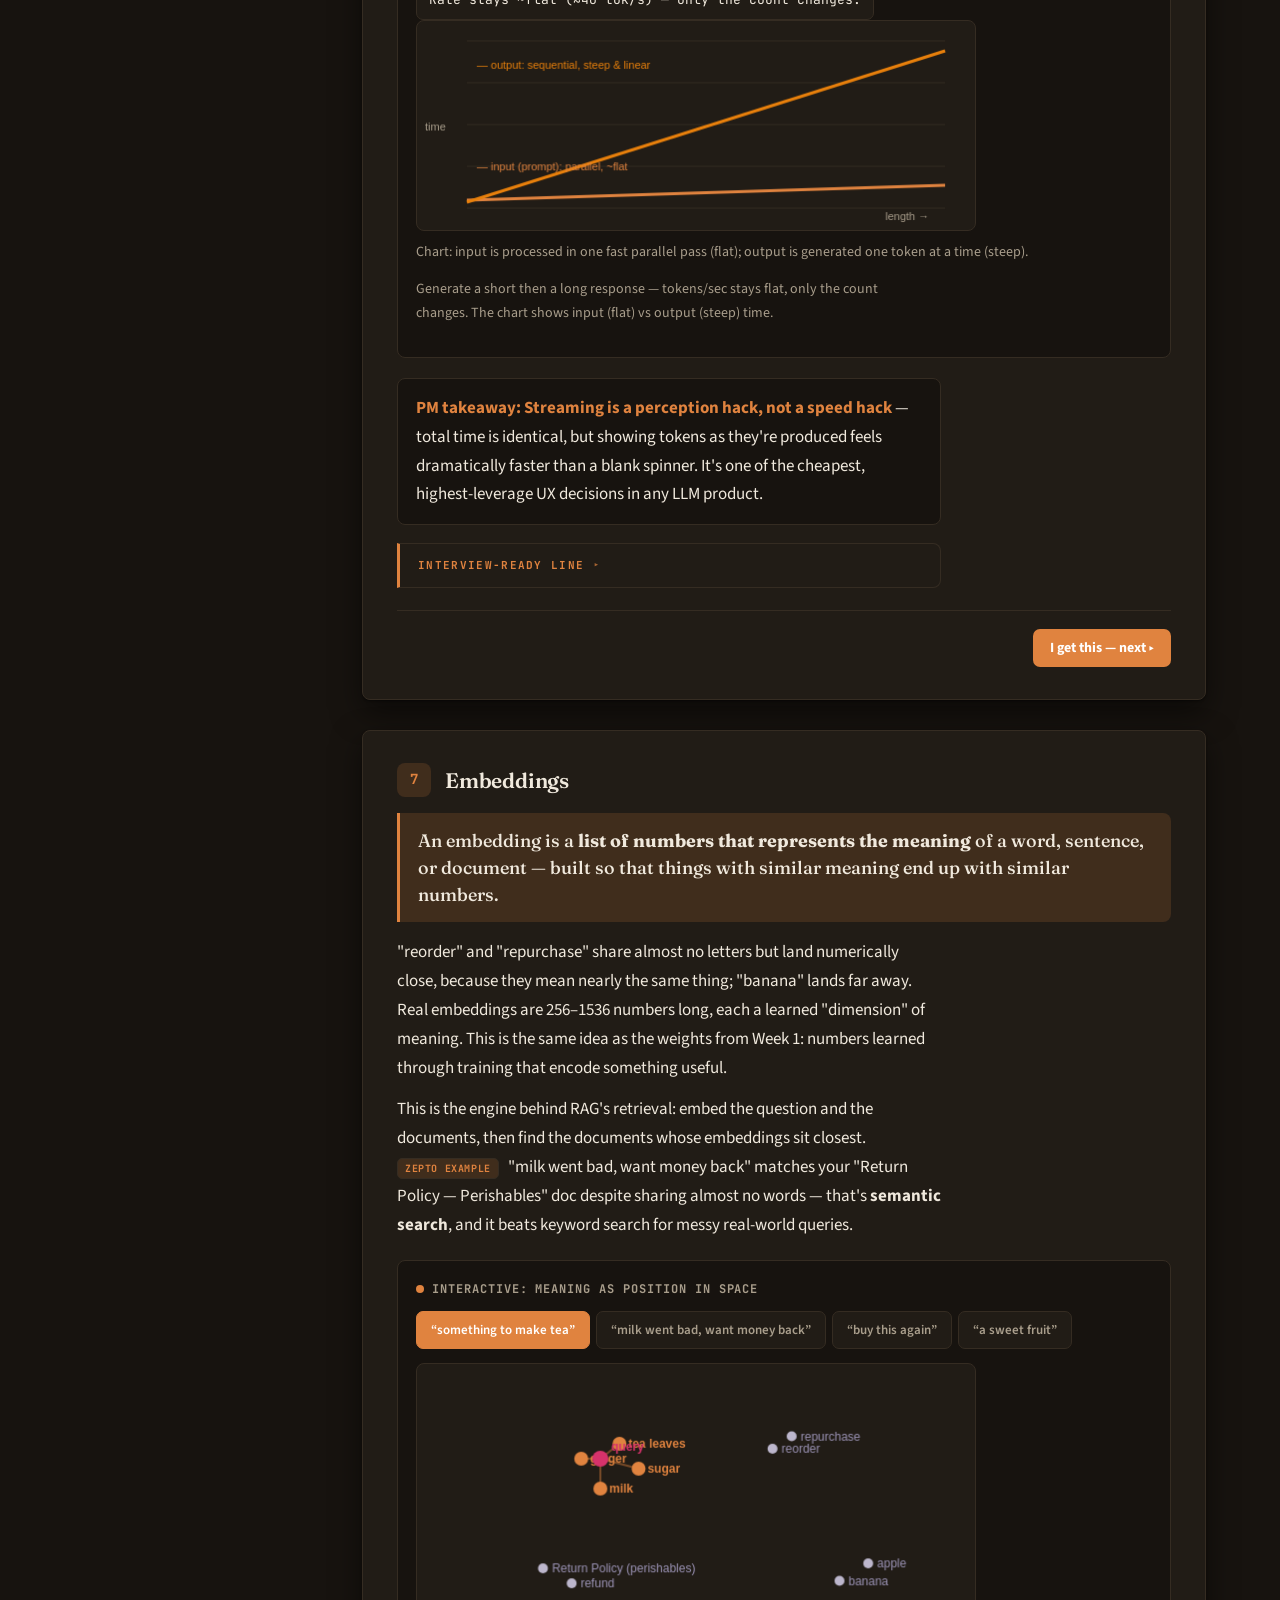
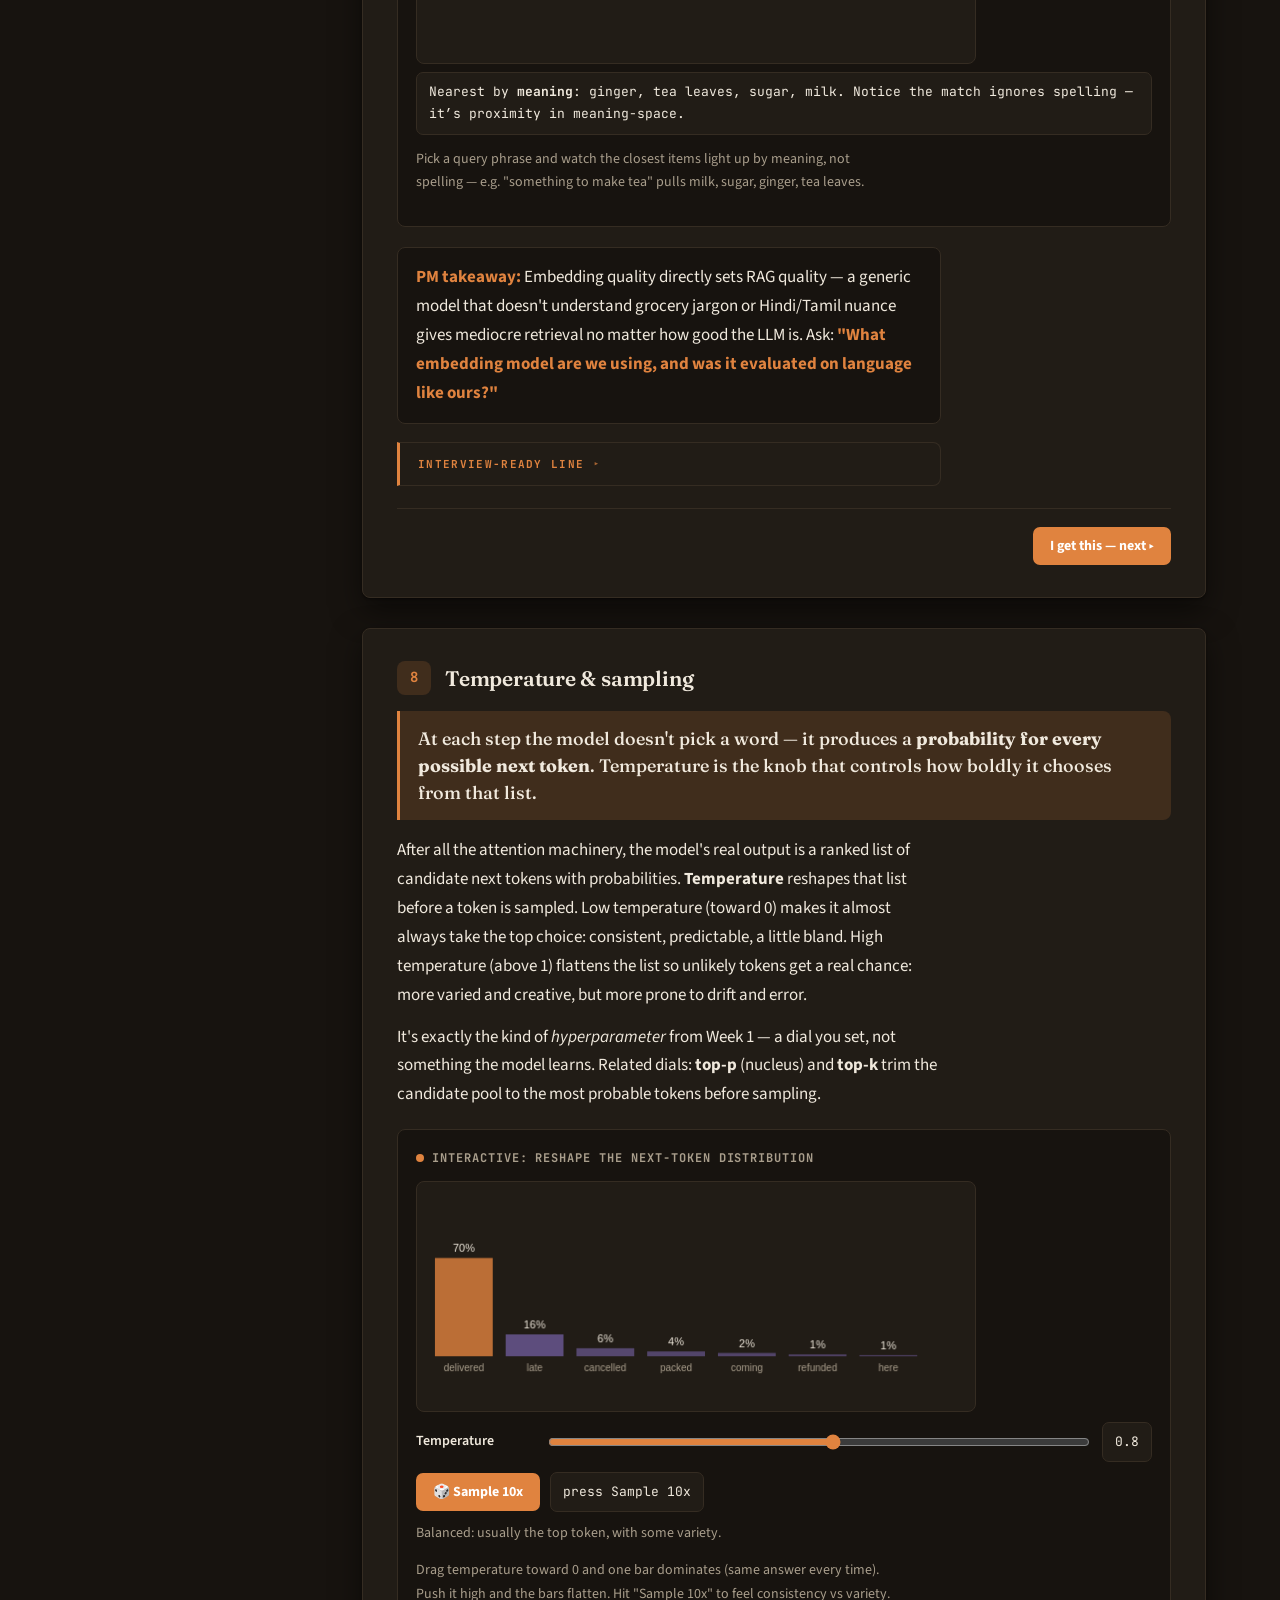
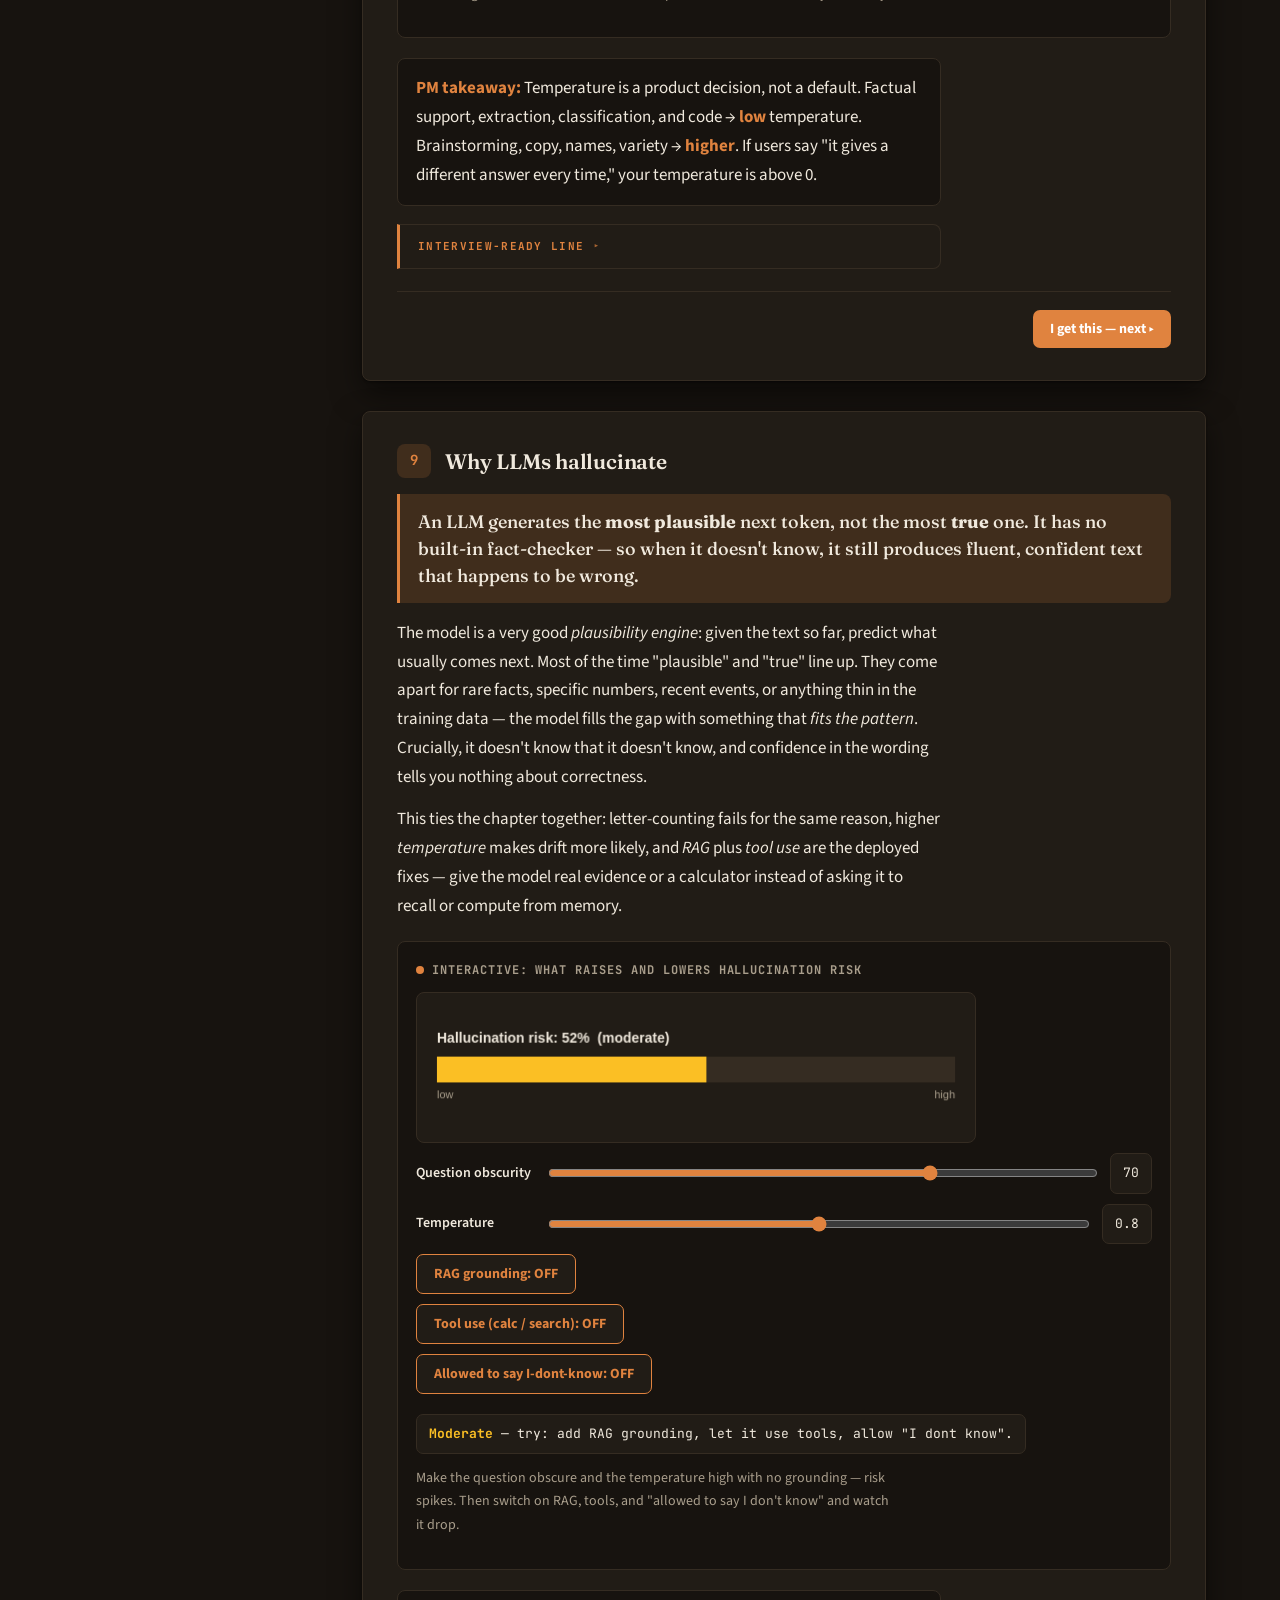
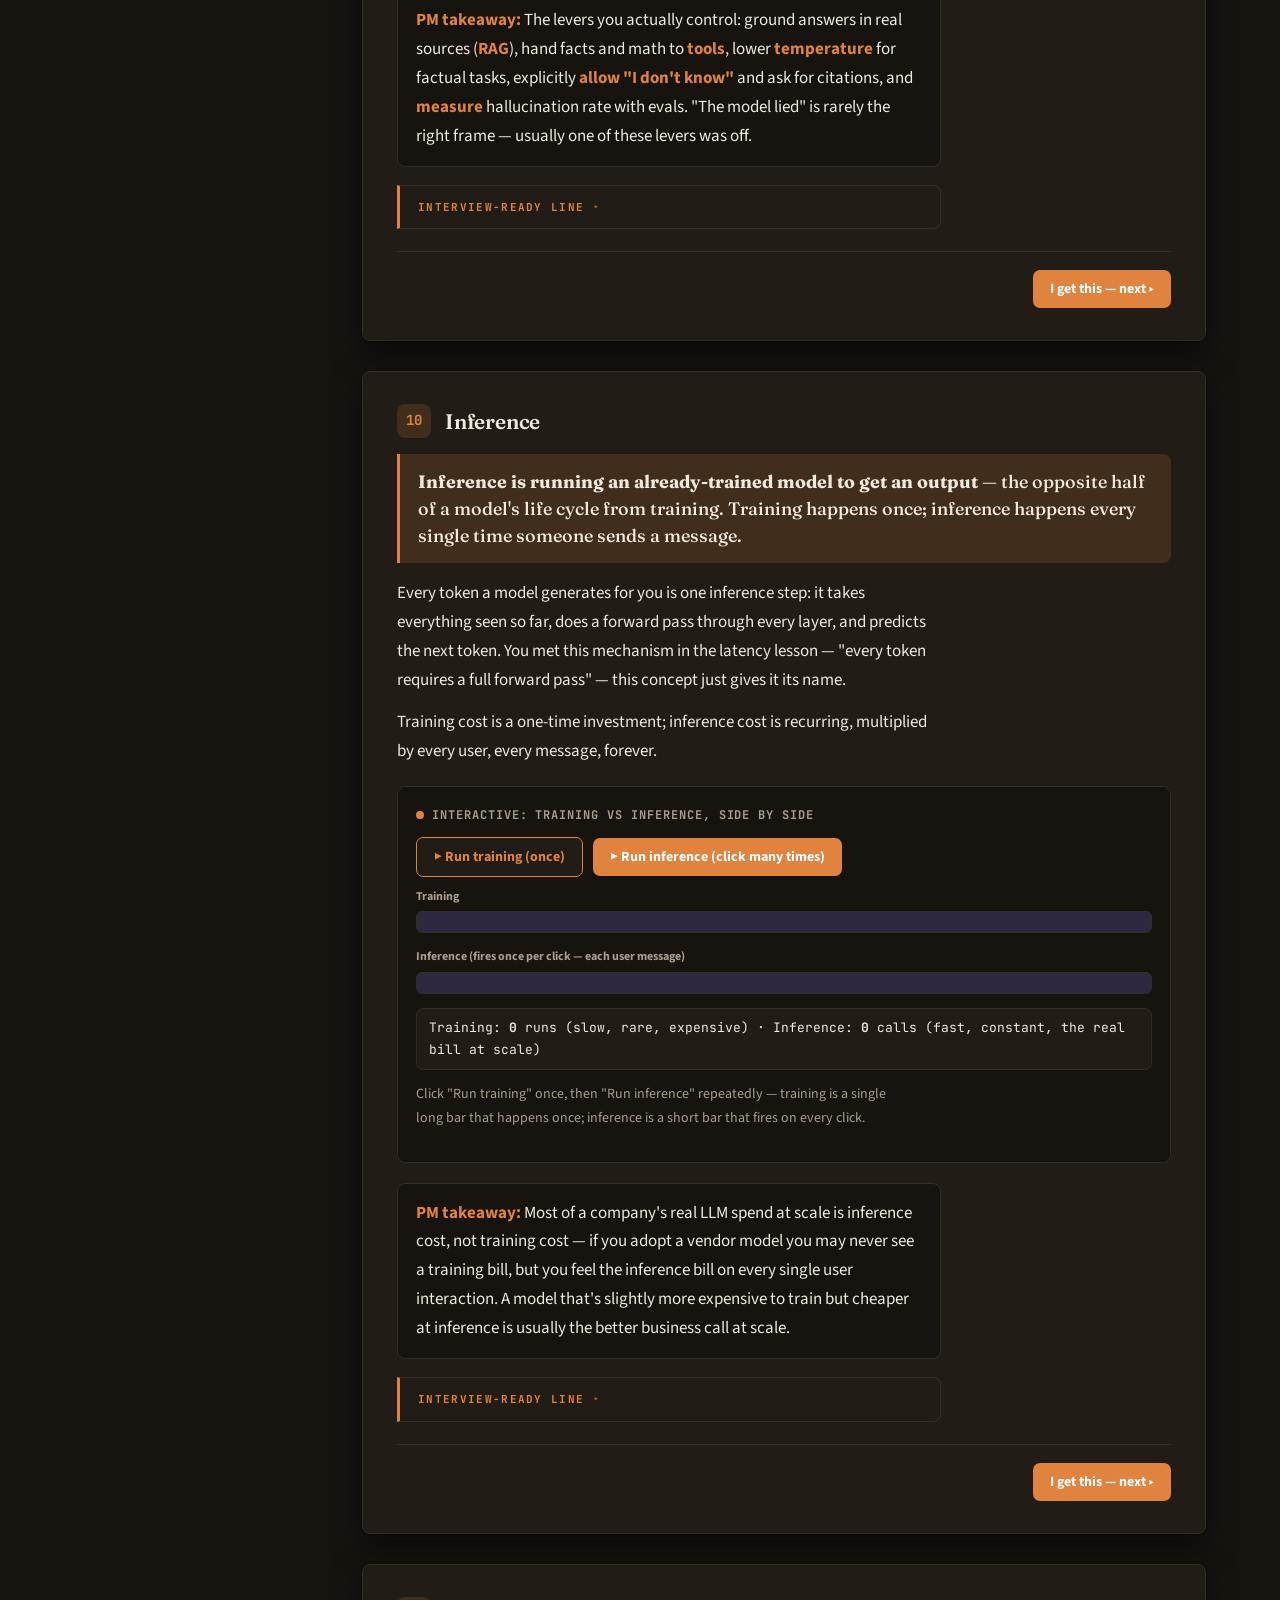
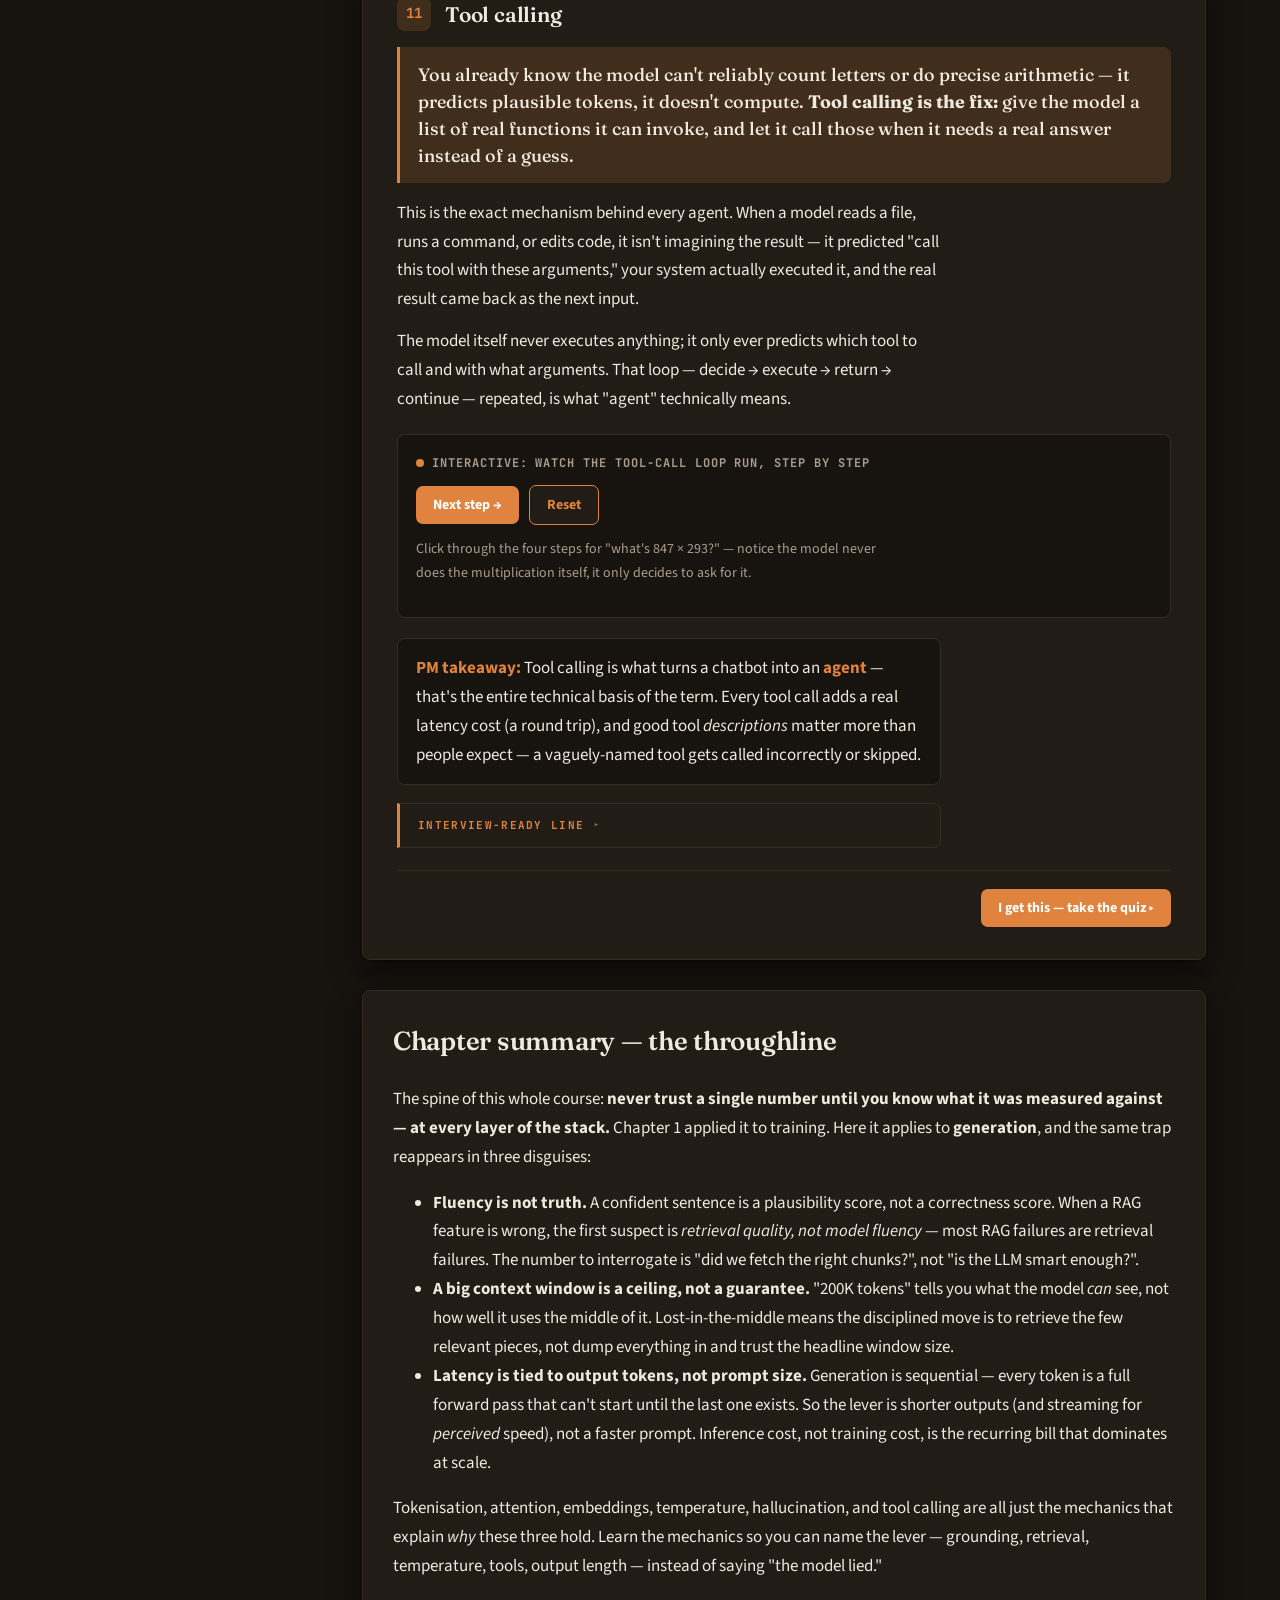
<file: chapters/02-how-llms-work.html>
<!DOCTYPE html>
<html lang="en">
<head>
<script>(function(){try{var t=localStorage.getItem("ai101.theme")||"dark";document.documentElement.setAttribute("data-theme",t);}catch(e){document.documentElement.setAttribute("data-theme","dark");}})();</script>
<meta charset="utf-8">
<meta name="viewport" content="width=device-width, initial-scale=1">
<title>Chapter 2 · How LLMs Work — AI 101 for PMs</title>
<meta name="description" content="How large language models actually work — tokens, context windows, attention, RAG, latency, embeddings, temperature, hallucination, inference, and tool calling — explained for product managers with interactive widgets.">
<link rel="stylesheet" href="../assets/css/main.css">
</head>
<body class="ch2">

<header class="top w2">
  <div class="hero">
  <div class="kicker">AI 101 for PMs · Chapter 2</div>
  <h1>How LLMs Work</h1>
  <p>The generation layer of the stack. Eleven concepts that turn a large language model from a black box into a system you can reason about, budget for, and debug — without the matrix math.</p>
  </div>
</header>

<div class="wrap">
  <nav class="toc">
    <h4>This chapter</h4>
    <div id="toc"></div>
    <h4>Jump to</h4>
    <a href="#summary">Chapter summary</a>
    <a href="#quiz">Chapter quiz</a>
  </nav>

  <main>
    <section id="progress"></section>

    <div class="intro">
      <h2>Why this chapter matters</h2>
      <p>Chapter 1 was about the <b>training</b> layer — how a model learns, and why a single accuracy number hides its failure modes. This chapter is about the <b>generation</b> layer: what happens every time a deployed LLM answers a user.</p>
      <p>The same discipline carries over, one layer up. A model's fluent, confident sentence is itself a number you shouldn't trust on its own — you have to know what it was measured against: was the answer <em>grounded</em> in retrieved evidence, or recalled from memory? Did the critical fact sit where the model actually reads, or buried in the middle? Is that latency tied to the prompt, or to every token it has to generate? By the end you'll be able to ask the question that exposes each failure before it ships.</p>
      <p class="swap-hint">Each concept pairs a plain-English explanation with a live widget. Play with every one — the interaction is where the idea sticks.</p>
    </div>

    <div id="cards"></div>

    <section id="summary" class="intro">
      <h2>Chapter summary — the throughline</h2>
      <p>The spine of this whole course: <b>never trust a single number until you know what it was measured against — at every layer of the stack.</b> Chapter 1 applied it to training. Here it applies to <b>generation</b>, and the same trap reappears in three disguises:</p>
      <ul>
        <li><b>Fluency is not truth.</b> A confident sentence is a plausibility score, not a correctness score. When a RAG feature is wrong, the first suspect is <em>retrieval quality, not model fluency</em> — most RAG failures are retrieval failures. The number to interrogate is "did we fetch the right chunks?", not "is the LLM smart enough?".</li>
        <li><b>A big context window is a ceiling, not a guarantee.</b> "200K tokens" tells you what the model <em>can</em> see, not how well it uses the middle of it. Lost-in-the-middle means the disciplined move is to retrieve the few relevant pieces, not dump everything in and trust the headline window size.</li>
        <li><b>Latency is tied to output tokens, not prompt size.</b> Generation is sequential — every token is a full forward pass that can't start until the last one exists. So the lever is shorter outputs (and streaming for <em>perceived</em> speed), not a faster prompt. Inference cost, not training cost, is the recurring bill that dominates at scale.</li>
      </ul>
      <p>Tokenisation, attention, embeddings, temperature, hallucination, and tool calling are all just the mechanics that explain <em>why</em> these three hold. Learn the mechanics so you can name the lever — grounding, retrieval, temperature, tools, output length — instead of saying "the model lied."</p>
    </section>

    <section id="quiz" class="quiz">
      <h2>Chapter 2 quiz</h2>
      <p>Eleven questions, one per concept. Score 80% or higher to mark this chapter complete. Miss any and you'll get deeplinks back to the exact cards to review.</p>
      <div id="quiz-mount"></div>
    </section>

    <div class="btn-row">
      <a class="btn alt" href="01-ml-foundations.html">← Prev: Chapter 1</a>
      <a class="btn" href="03-evals-safety-cost.html">Next: Chapter 3 →</a>
      <a class="btn alt" href="../revise.html">Revise these concepts</a>
    </div>
  </main>
</div>

<footer>
  AI 101 for PMs · An offline, interactive field guide. Progress is stored only in your browser.
</footer>

<script src="../assets/js/concepts.js"></script>
<script src="../assets/js/progress.js"></script>
<script src="../assets/js/helpers.js"></script>

<script>
/* ---------- build: nav, progress, cards, TOC, quiz ---------- */
Nav.mount({ here:'ch2', base:'../' });
Progress.renderBar(document.getElementById('progress'));
var __list = buildChapter(2, document.getElementById('cards'));
(function(){
  var toc = document.getElementById('toc');
  __list.forEach(function(c){
    var a = el('a', null, c.order + '. ' + c.title.replace(/&amp;/g,'&'));
    a.href = '#' + c.id;
    toc.appendChild(a);
  });
  // highlight the TOC link for the card currently in view
  if('IntersectionObserver' in window){
    var links = {};
    [].forEach.call(toc.querySelectorAll('a'), function(a){ links[a.getAttribute('href').slice(1)] = a; });
    var obs = new IntersectionObserver(function(es){
      es.forEach(function(e){
        if(e.isIntersecting){
          [].forEach.call(toc.querySelectorAll('a'), function(a){ a.classList.remove('active'); });
          var lk = links[e.target.id]; if(lk) lk.classList.add('active');
        }
      });
    }, { rootMargin:'-20% 0px -70% 0px' });
    __list.forEach(function(c){ var n = document.getElementById(c.id); if(n) obs.observe(n); });
  }
})();
renderQuiz(document.getElementById('quiz-mount'), chapterQuestions(2), { chapter:2, reviewBase:'../', passPct:80 });
</script>

<script>
/* ============================================================
   Chapter 2 widgets. Each IIFE finds its #<widget>-mount div
   (created by buildChapter) and draws into it. Ported from the
   reference field-notes; the MAIN series uses C.accent so it
   themes green for this chapter, while semantic colours (orange
   #e8800c warn/output, pink #d6326b / red danger) are kept.
   ============================================================ */

/* ---------- shared toy tokenizer (illustrative, not a real BPE) ---------- */
var KNOWN={'strawberry':['strawberry'],'mississippi':['Miss','iss','ipp','i'],
  'zepto':['Z','ept','o'],'bangalore':['B','ang','alore'],'tomato':['tom','ato']};
function tokenize(text){
  var toks=[]; var words=text.match(/\s*[^\s]+|\s+/g)||[];
  words.forEach(function(chunk){
    var lead=chunk.match(/^\s*/)[0]; var word=chunk.slice(lead.length);
    if(word===''){return;}
    var key=word.toLowerCase().replace(/[^a-z]/g,'');
    if(KNOWN[key]&&word.length===key.length){ KNOWN[key].forEach(function(t,i){toks.push((i===0?lead:'')+t);}); return; }
    // non-ASCII (e.g. Devanagari): ~1 token per character — inflates count
    if(/[^\x00-\x7f]/.test(word)){ for(var i=0;i<word.length;i++){toks.push((i===0?lead:'')+word[i]);} return; }
    if(/^\d+$/.test(word)){ toks.push(lead+word); return; }
    if(word.length<=4){ toks.push(lead+word); return; }
    // split longer words into ~4-char pieces
    var i=0,first=true; while(i<word.length){var n=(word.length-i)>=8?4:Math.max(3,Math.ceil((word.length-i)/2));
      toks.push((first?lead:'')+word.substr(i,n)); i+=n; first=false;}
  });
  return toks;
}
function renderToks(mount,toks){
  mount.innerHTML=''; var pal=['#f3eefe','#e3f6ef','#fdf1e3','#fdeaf1','#e8f0fe'];
  var cols=['#a78bfa','#0f9d6f','#e8800c','#d6326b','#2563eb'];
  toks.forEach(function(t,i){var s=el('span','tok',t.replace(/ /g,'·')); s.style.background=pal[i%5]; s.style.borderColor=cols[i%5]; s.style.color=cols[i%5]; mount.appendChild(s);});
}

/* ---------- tok: tokenisation ---------- */
(function(){
  var m=document.getElementById('tok-mount'); if(!m)return;
  var presets={'Zepto tagline':'Groceries delivered in 10 minutes','English sentence':'The customer wants a refund today',
    'Hindi (Devanagari)':'१० मिनट में किराना डिलीवरी','Code':'const price = qty * rate;','One word: strawberry':'strawberry'};
  var bar=el('div','tabs',''); m.appendChild(bar);
  var ta=document.createElement('textarea'); ta.style.cssText='width:100%;min-height:54px;border:1px solid var(--line);border-radius:8px;padding:10px;font-size:15px;font-family:inherit'; ta.value=presets['Zepto tagline']; m.appendChild(ta);
  var outBox=el('div',null,''); outBox.style.cssText='margin:12px 0;min-height:38px'; m.appendChild(outBox);
  var stat=el('div','readout',''); m.appendChild(stat);
  Object.keys(presets).forEach(function(k){var b=el('div','tab',k); b.onclick=function(){ta.value=presets[k];run();}; bar.appendChild(b);});
  function run(){var t=tokenize(ta.value); renderToks(outBox,t);
    var chars=ta.value.length; var ratio=chars?(chars/t.length).toFixed(1):0;
    stat.innerHTML=t.length+' tokens · '+chars+' characters · ~'+ratio+' chars/token'+(/[^\x00-\x7f]/.test(ta.value)?' &nbsp;<b style="color:#d6326b">← non-English fragments hard → 2–3× the tokens</b>':'');}
  ta.oninput=run; run();
})();

/* ---------- count: letter counting ---------- */
(function(){
  var m=document.getElementById('count-mount'); if(!m)return;
  var bar=el('div','tabs',''); ['Mississippi','strawberry','Zepto','Bangalore','tomato'].forEach(function(wd){
    var b=el('div','tab',wd); b.onclick=function(){inp.value=wd;run();}; bar.appendChild(b);}); m.appendChild(bar);
  var inp=document.createElement('input'); inp.type='text'; inp.value='strawberry';
  inp.style.cssText='width:100%;border:1px solid var(--line);border-radius:8px;padding:10px;font-size:16px'; m.appendChild(inp);
  var outBox=el('div',null,''); outBox.style.cssText='margin:12px 0'; m.appendChild(outBox);
  var ind=el('div',null,''); ind.style.cssText='padding:12px 14px;border-radius:10px;font-weight:700'; m.appendChild(ind);
  function run(){var t=tokenize(inp.value); renderToks(outBox,t);
    if(t.length<=1){ind.style.background='#fdeaf1';ind.style.color='#d6326b';
      ind.innerHTML='🔴 One token — the model sees <b>“'+inp.value+'”</b> as a single chunk and <b>cannot see the letters</b> to count them.';}
    else{ind.style.background='#e3f6ef';ind.style.color='#0f9d6f';
      ind.innerHTML='🟢 '+t.length+' tokens — there are seams between chunks, so the model can reason about parts. (Still: real counting needs a tool.)';}
  }
  inp.oninput=run; run();
})();

/* ---------- ctxwin: context window & lost-in-the-middle ---------- */
(function(){
  var m=document.getElementById('ctxwin-mount'); if(!m)return; var pos=50, len=2;
  var d=cv(m,560,260);
  slider(m,'Fact position (%)',0,100,pos,1,function(v){pos=v;draw();});
  slider(m,'Document length',1,10,len,1,function(v){len=v;draw();});
  var info=el('div','ctrl'); var t=el('span','readout',''); info.appendChild(t); m.appendChild(info);
  function acc(p){var depth=0.15+0.55*(len/10); return Math.max(0.25,0.97-depth*Math.exp(-Math.pow((p-50)/24,2)));}
  function X(p){return 50+p*4.8;} function Y(a){return 220-(a-0.2)*240;}
  function draw(){
    var x=d.x,w=d.w,h=d.h; x.clearRect(0,0,w,h);
    x.strokeStyle=C.grid; for(var g=0;g<=4;g++){var yy=20+g*50;x.beginPath();x.moveTo(50,yy);x.lineTo(530,yy);x.stroke();}
    x.fillStyle=C.muted;x.font='11px sans-serif';x.fillText('recall',6,120);x.fillText('start',46,238);x.fillText('middle',270,238);x.fillText('end',505,238);
    x.strokeStyle=C.accent; x.lineWidth=3; x.beginPath();
    for(var p=0;p<=100;p++){var px=X(p),py=Y(acc(p)); if(p===0)x.moveTo(px,py);else x.lineTo(px,py);} x.stroke();
    var a=acc(pos); x.fillStyle='#d6326b'; x.beginPath(); x.arc(X(pos),Y(a),7,0,7); x.fill();
    x.strokeStyle='rgba(214,50,107,.4)';x.setLineDash([4,3]);x.beginPath();x.moveTo(X(pos),Y(a));x.lineTo(X(pos),232);x.stroke();x.setLineDash([]);
    var kt=['1K','4K','16K','32K','64K','100K','150K','200K','300K','500K'][len-1];
    t.innerHTML='Doc ≈ '+kt+' tokens · fact at '+pos+'% → recall ≈ <b style="color:'+(a>0.7?C.accent:'#d6326b')+'">'+(a*100).toFixed(0)+'%</b>'+(pos>30&&pos<70?' — buried in the middle.':' — near an edge, safe.');
  }
  draw();
})();

/* ---------- attn: transformers & attention ---------- */
(function(){
  var m=document.getElementById('attn-mount'); if(!m)return;
  var words=['The','customer','cancelled','the','order','because','it','was','late'];
  // attention[i] = how much word i attends to each other word (hardcoded illustrative)
  var A={6:{4:1.0,1:0.5,2:0.35,8:0.3},2:{4:0.9,1:0.6},8:{2:0.7,4:0.5,6:0.4},4:{2:0.6,1:0.5}};
  // pull the accent's RGB so highlight alpha themes per chapter
  var probe=el('span',null,''); probe.style.color=C.accent; document.body.appendChild(probe);
  var rgb=(getComputedStyle(probe).color.match(/\d+/g)||[52,211,153]).slice(0,3).join(','); document.body.removeChild(probe);
  var wrap=el('div',null,''); wrap.style.cssText='font-size:20px;line-height:2.2;margin:6px 0 12px'; m.appendChild(wrap);
  var note=el('div','readout','Click a word to see what it attends to. Try “it”.'); m.appendChild(note);
  var spans=[];
  words.forEach(function(wd,i){var s=el('span',null,wd); s.style.cssText='padding:3px 8px;margin:2px;border-radius:7px;cursor:pointer;transition:.15s;border:1px solid transparent';
    s.onclick=function(){show(i);}; spans.push(s); wrap.appendChild(s);});
  function show(i){var map=A[i]||{};
    spans.forEach(function(s,j){ if(j===i){s.style.background=C.accent;s.style.color='#0f0d17';s.style.borderColor=C.accent;}
      else{var wt=map[j]||0; s.style.background='rgba('+rgb+','+(wt*0.75)+')'; s.style.color=wt>0.5?'#0f0d17':C.ink; s.style.borderColor='transparent';}});
    if(i===6)note.innerHTML='“it” attends most strongly to <b>“order”</b> — a direct link across 5 words, no decay. That cross-distance connection is the whole transformer breakthrough.';
    else if(Object.keys(map).length)note.innerHTML='“'+words[i]+'” reaches across the sentence to the words that give it meaning.';
    else note.innerHTML='“'+words[i]+'” is a function word — it doesn’t need to pull much from elsewhere. Try “it”, “cancelled”, or “late”.';
  }
  show(6);
})();

/* ---------- rag: retrieval-augmented generation ---------- */
(function(){
  var m=document.getElementById('rag-mount'); if(!m)return;
  var KB=[
    {t:'Return Policy — Perishables',b:'Spoiled or expired perishable items qualify for a full refund within 24 hours of delivery.'},
    {t:'Delivery SLA',b:'Orders are promised within 10 minutes; late deliveries may receive credits.'},
    {t:'Membership Benefits',b:'Zepto Pass members get free delivery and exclusive discounts.'},
    {t:'Cancellation Rules',b:'Orders can be cancelled before dispatch; post-dispatch cancellations are not refunded.'},
    {t:'Packaging Standards',b:'Fragile and frozen items are packed with insulation and tamper seals.'}
  ];
  var Q={
    'My milk arrived spoiled, I want my money back':[0,3,1,4,2],
    'Why was my order late?':[1,3,2,4,0],
    'How do I cancel an order?':[3,1,2,0,4],
    'Do members pay for delivery?':[2,1,0,3,4]
  };
  var bar=el('div','tabs',''); m.appendChild(bar);
  var rank=el('div',null,''); rank.style.margin='8px 0'; m.appendChild(rank);
  var recv=el('div',null,''); recv.style.cssText='margin-top:12px;background:#1a1726;color:#fff;border-radius:10px;padding:12px 14px;font-size:13px;line-height:1.5'; m.appendChild(recv);
  Object.keys(Q).forEach(function(q,qi){var b=el('div','tab'+(qi===0?' active':''),q.length>26?q.slice(0,24)+'…':q);
    b.onclick=function(){[].forEach.call(bar.children,function(x){x.classList.remove('active')});b.classList.add('active');run(q);}; bar.appendChild(b);});
  function run(q){var order=Q[q]; rank.innerHTML='';
    order.forEach(function(idx,r){var score=(0.92-r*0.19).toFixed(2); var top=r<2;
      var row=el('div',null,''); row.style.cssText='display:flex;align-items:center;gap:10px;padding:7px 10px;margin:5px 0;border-radius:8px;border:1px solid var(--line);'+(top?'background:var(--accent-soft)':'background:var(--panel);opacity:.6');
      row.innerHTML='<span class="readout" style="background:'+(top?C.accent:C.grid)+';color:'+(top?'#0f0d17':C.muted)+'">'+score+'</span> <b>'+KB[idx].t+'</b>'+(top?' &nbsp;<span style="color:'+C.accent+';font-size:12px;font-weight:700">✓ retrieved</span>':'');
      rank.appendChild(row);});
    var top2=order.slice(0,2).map(function(i){return KB[i];});
    recv.innerHTML='<b style="color:'+C.accent+'">What the model actually receives:</b><br>“Answer using only this context:<br>• '+top2[0].b+'<br>• '+top2[1].b+'<br><br>Question: '+q+'”<br><br><span style="color:#fca5a5">Everything else in the knowledge base does not exist for this answer.</span>';
  }
  run(Object.keys(Q)[0]);
})();

/* ---------- latency: output latency ---------- */
(function(){
  var m=document.getElementById('latency-mount'); if(!m)return; var raf=null;
  var row=el('div','ctrl'); var bs=el('button','btn','▶ Short reply (12 tokens)'); var bl=el('button','btn','▶ Long reply (90 tokens)');
  row.appendChild(bs); row.appendChild(bl); m.appendChild(row);
  var barWrap=el('div',null,''); barWrap.style.cssText='height:20px;background:#2d2840;border-radius:6px;overflow:hidden;border:1px solid var(--line);margin:8px 0';
  var fill=el('div',null,''); fill.style.cssText='height:100%;width:0;background:'+C.accent; barWrap.appendChild(fill); m.appendChild(barWrap);
  var stat=el('div','readout','Rate stays ~flat (≈40 tok/s) — only the count changes.'); m.appendChild(stat);
  var d=cv(m,560,210); var info=el('div','hint','Chart: input is processed in one fast parallel pass (flat); output is generated one token at a time (steep).'); m.appendChild(info);
  function gen(N){ if(raf)cancelAnimationFrame(raf); var i=0,start=null,rate=40;
    function step(ts){ if(!start)start=ts; var elapsed=(ts-start)/1000; i=Math.min(N,Math.floor(elapsed*rate));
      fill.style.width=(i/N*100)+'%'; stat.innerHTML=i+'/'+N+' tokens · '+(elapsed).toFixed(2)+'s · ≈'+(i/Math.max(0.01,elapsed)).toFixed(0)+' tok/s';
      if(i<N)raf=requestAnimationFrame(step); else stat.innerHTML='Done: '+N+' tokens in '+(N/rate).toFixed(2)+'s · ≈40 tok/s. <b>Total time = rate × count.</b>'; }
    raf=requestAnimationFrame(step);
  }
  bs.onclick=function(){gen(12);}; bl.onclick=function(){gen(90);};
  // static chart
  var x=d.x,w=d.w,h=d.h; x.clearRect(0,0,w,h);
  x.strokeStyle=C.grid; for(var g=0;g<=4;g++){var yy=20+g*42;x.beginPath();x.moveTo(50,yy);x.lineTo(530,yy);x.stroke();}
  x.fillStyle=C.muted;x.font='11px sans-serif';x.fillText('time',8,110);x.fillText('length →',470,200);
  x.strokeStyle=C.accent;x.lineWidth=3;x.beginPath();x.moveTo(50,180);x.lineTo(530,165);x.stroke();
  x.strokeStyle='#e8800c';x.lineWidth=3;x.beginPath();x.moveTo(50,182);x.lineTo(530,30);x.stroke();
  x.fillStyle=C.accent;x.fillText('— input (prompt): parallel, ~flat',60,150);
  x.fillStyle='#e8800c';x.fillText('— output: sequential, steep & linear',60,48);
})();

/* ---------- embed: embeddings ---------- */
(function(){
  var m=document.getElementById('embed-mount'); if(!m)return;
  var probe=el('span',null,''); probe.style.color=C.accent; document.body.appendChild(probe);
  var rgb=(getComputedStyle(probe).color.match(/\d+/g)||[52,211,153]).slice(0,3).join(','); document.body.removeChild(probe);
  var items=[
    {n:'milk',x:0.30,y:0.62},{n:'sugar',x:0.38,y:0.70},{n:'ginger',x:0.26,y:0.74},{n:'tea leaves',x:0.34,y:0.80},
    {n:'banana',x:0.80,y:0.25},{n:'apple',x:0.86,y:0.32},
    {n:'reorder',x:0.66,y:0.78},{n:'repurchase',x:0.70,y:0.83},
    {n:'Return Policy (perishables)',x:0.18,y:0.30},{n:'refund',x:0.24,y:0.24}
  ];
  var queries={
    '“something to make tea”':{x:0.30,y:0.74},
    '“milk went bad, want money back”':{x:0.21,y:0.27},
    '“buy this again”':{x:0.68,y:0.80},
    '“a sweet fruit”':{x:0.83,y:0.28}
  };
  var bar=el('div','tabs',''); m.appendChild(bar);
  var d=cv(m,560,300); var t=el('div','readout',''); t.style.marginTop='8px'; m.appendChild(t);
  var cur=Object.keys(queries)[0];
  Object.keys(queries).forEach(function(q,i){var b=el('div','tab'+(i===0?' active':''),q);
    b.onclick=function(){[].forEach.call(bar.children,function(x){x.classList.remove('active')});b.classList.add('active');cur=q;draw();}; bar.appendChild(b);});
  function P(v){return 40+v*480;} function Q(v){return 280-v*250;}
  function draw(){
    var x=d.x,w=d.w,h=d.h; x.clearRect(0,0,w,h);
    var q=queries[cur]; var dist=items.map(function(it,i){return {i:i,d:Math.hypot(it.x-q.x,it.y-q.y)};}).sort(function(a,b){return a.d-b.d;});
    var near={}; dist.slice(0,4).forEach(function(o){near[o.i]=true;});
    // lines to nearest
    dist.slice(0,4).forEach(function(o){var it=items[o.i]; x.strokeStyle='rgba('+rgb+',.45)';x.lineWidth=2;x.beginPath();x.moveTo(P(q.x),Q(q.y));x.lineTo(P(it.x),Q(it.y));x.stroke();});
    items.forEach(function(it,i){var hot=near[i]; x.fillStyle=hot?C.accent:'#bcb6cc';
      x.beginPath();x.arc(P(it.x),Q(it.y),hot?7:5,0,7);x.fill();
      x.fillStyle=hot?C.accent:'#9b93b5';x.font=(hot?'bold ':'')+'12px sans-serif';x.fillText(it.n,P(it.x)+9,Q(it.y)+4);});
    x.fillStyle='#d6326b';x.beginPath();x.arc(P(q.x),Q(q.y),8,0,7);x.fill();
    x.fillStyle='#d6326b';x.font='bold 12px sans-serif';x.fillText('query',P(q.x)+11,Q(q.y)-8);
    var names=dist.slice(0,4).map(function(o){return items[o.i].n;});
    t.innerHTML='Nearest by <b>meaning</b>: '+names.join(', ')+'. Notice the match ignores spelling — it’s proximity in meaning-space.';
  }
  draw();
})();

/* ---------- temp: temperature & sampling ---------- */
(function(){
  var m=document.getElementById('temp-mount'); if(!m)return;
  var toks=['delivered','late','cancelled','packed','coming','refunded','here'];
  var logits=[3.0,1.8,1.0,0.6,0.3,-0.2,-0.6]; var T=0.8;
  var d=cv(m,560,230);
  slider(m,'Temperature',0.1,2,T,0.05,function(v){T=v;draw();});
  var row=el('div','ctrl'); var bs=el('button','btn','\u{1F3B2} Sample 10x'); var out=el('span','readout','press Sample 10x');
  row.appendChild(bs); row.appendChild(out); m.appendChild(row);
  var t=el('div','hint',''); m.appendChild(t);
  function probs(){var sc=logits.map(function(l){return l/T;}); var mx=Math.max.apply(null,sc);
    var ex=sc.map(function(v){return Math.exp(v-mx);}); var sum=ex.reduce(function(a,b){return a+b;},0);
    return ex.map(function(e){return e/sum;});}
  function draw(){
    var x=d.x,w=d.w,h=d.h; x.clearRect(0,0,w,h); var p=probs();
    var bw=58, gap=13, x0=18, base=175;
    p.forEach(function(pr,i){var bh=pr*140; var X=x0+i*(bw+gap);
      x.globalAlpha=0.35+0.65*pr; x.fillStyle=i===0?C.accent:'#a78bfa'; x.fillRect(X,base-bh,bw,bh); x.globalAlpha=1;
      x.fillStyle=C.ink; x.font='11px sans-serif'; x.textAlign='center'; x.fillText((pr*100).toFixed(0)+'%',X+bw/2,base-bh-6);
      x.fillStyle=C.muted; x.font='10px sans-serif'; x.fillText(toks[i],X+bw/2,base+15); x.textAlign='left';});
    t.innerHTML = T<0.3?'Near-greedy: it will almost always say <b>"'+toks[0]+'"</b> — consistent, repetitive.':(T>1.2?'High temperature: tail tokens are now live — <b>creative but risky</b>.':'Balanced: usually the top token, with some variety.');
  }
  bs.onclick=function(){var p=probs(),counts={}; toks.forEach(function(tk){counts[tk]=0;});
    for(var n=0;n<10;n++){var r=Math.random(),acc=0,pick=toks[toks.length-1];
      for(var i=0;i<p.length;i++){acc+=p[i]; if(r<=acc){pick=toks[i];break;}} counts[pick]++;}
    out.textContent=toks.filter(function(tk){return counts[tk]>0;}).map(function(tk){return tk+' x'+counts[tk];}).join('   ');};
  draw();
})();

/* ---------- halluc: hallucination risk ---------- */
(function(){
  var m=document.getElementById('halluc-mount'); if(!m)return;
  var obscurity=70, temp=0.8, rag=false, tools=false, idk=false;
  var d=cv(m,560,150);
  slider(m,'Question obscurity',0,100,obscurity,1,function(v){obscurity=v;draw();});
  slider(m,'Temperature',0,2,temp,0.05,function(v){temp=v;draw();});
  function toggle(label,cb){var rw=el('div','ctrl'); var b=el('button','btn alt',label+': OFF'); var on=false;
    b.onclick=function(){on=!on; b.textContent=label+': '+(on?'ON':'OFF'); b.style.background=on?C.accent:''; b.style.color=on?'#0f0d17':''; cb(on);};
    rw.appendChild(b); m.appendChild(rw);}
  toggle('RAG grounding',function(v){rag=v;draw();});
  toggle('Tool use (calc / search)',function(v){tools=v;draw();});
  toggle('Allowed to say I-dont-know',function(v){idk=v;draw();});
  var t=el('div','readout',''); t.style.marginTop='10px'; m.appendChild(t);
  function risk(){var r=obscurity*0.6 + (temp/2*100)*0.25; if(rag)r-=35; if(tools)r-=15; if(idk)r-=20; return Math.max(2,Math.min(100,r));}
  function draw(){
    var x=d.x,w=d.w,h=d.h; x.clearRect(0,0,w,h); var r=risk();
    var bx=20,by=64,bw=520,bh=26; x.fillStyle=C.grid; x.fillRect(bx,by,bw,bh);
    var col=r>66?'#f472b6':(r>33?'#fbbf24':C.accent); x.fillStyle=col; x.fillRect(bx,by,bw*r/100,bh);
    x.fillStyle=C.ink; x.font='bold 14px sans-serif'; x.fillText('Hallucination risk: '+r.toFixed(0)+'%  ('+(r>66?'high':(r>33?'moderate':'low'))+')',bx,by-14);
    x.fillStyle=C.muted; x.font='11px sans-serif'; x.fillText('low',bx,by+bh+16); x.textAlign='right'; x.fillText('high',bx+bw,by+bh+16); x.textAlign='left';
    var tips=[]; if(!rag)tips.push('add RAG grounding'); if(!tools&&obscurity>40)tips.push('let it use tools'); if(temp>0.8)tips.push('lower temperature'); if(!idk)tips.push('allow "I dont know"');
    t.innerHTML = r>66?'<b style="color:#f472b6">High risk</b> — fluent, confident, likely wrong. Fix: '+(tips.join(', ')||'-')+'.':(r>33?'<b style="color:#fbbf24">Moderate</b> — '+(tips.length?'try: '+tips.join(', '):'reasonable')+'.':'<b style="color:'+C.accent+'">Low</b> — grounded and constrained. The shippable zone for factual features.');
  }
  draw();
})();

/* ---------- infer: inference vs training ---------- */
(function(){
  var m=document.getElementById('infer-mount'); if(!m)return;
  var row=el('div','ctrl');
  var bt=el('button','btn alt','▶ Run training (once)');
  var bi=el('button','btn','▶ Run inference (click many times)');
  row.appendChild(bt); row.appendChild(bi); m.appendChild(row);

  var tLabel=el('div',null,'Training'); tLabel.style.cssText='font-size:12px;font-weight:700;color:var(--muted);margin-top:10px';
  var tWrap=el('div',null,''); tWrap.style.cssText='height:22px;background:#2d2840;border-radius:6px;overflow:hidden;border:1px solid var(--line);margin:4px 0 14px';
  var tFill=el('div',null,''); tFill.style.cssText='height:100%;width:0;background:#a78bfa;transition:width .1s'; tWrap.appendChild(tFill);
  m.appendChild(tLabel); m.appendChild(tWrap);

  var iLabel=el('div',null,'Inference (fires once per click — each user message)'); iLabel.style.cssText='font-size:12px;font-weight:700;color:var(--muted)';
  var iWrap=el('div',null,''); iWrap.style.cssText='height:22px;background:#2d2840;border-radius:6px;overflow:hidden;border:1px solid var(--line);margin:4px 0 8px';
  var iFill=el('div',null,''); iFill.style.cssText='height:100%;width:0;background:'+C.accent+';transition:width .25s'; iWrap.appendChild(iFill);
  m.appendChild(iLabel); m.appendChild(iWrap);

  var stat=el('div','readout','Training: 0 runs · Inference: 0 calls'); stat.style.marginTop='6px'; m.appendChild(stat);
  var trainCount=0, infCount=0, trainBusy=false;

  bt.onclick=function(){
    if(trainBusy)return; trainBusy=true; trainCount++;
    var p=0; tFill.style.width='0%';
    var iv=setInterval(function(){
      p+=4; tFill.style.width=Math.min(100,p)+'%';
      if(p>=100){clearInterval(iv); trainBusy=false; render();}
    },60);
    render();
  };
  bi.onclick=function(){
    infCount++; iFill.style.width='100%';
    setTimeout(function(){iFill.style.width='0%';},220);
    render();
  };
  function render(){
    stat.innerHTML='Training: <b>'+trainCount+'</b> run'+(trainCount===1?'':'s')+' (slow, rare, expensive) · Inference: <b>'+infCount+'</b> call'+(infCount===1?'':'s')+' (fast, constant, the real bill at scale)';
  }
  render();
})();

/* ---------- tools: tool calling loop ---------- */
(function(){
  var m=document.getElementById('tools-mount'); if(!m)return;
  var steps=[
    {who:'USER', text:'"What\'s 847 × 293?"', col:'var(--muted)'},
    {who:'MODEL', text:'Decides: "I need to call the calculator tool with 847 × 293" — it does not compute this itself.', col:'#a78bfa'},
    {who:'SYSTEM', text:'Executes calculator(847, 293) → returns 248,171. This step is real code, not the LLM.', col:C.accent},
    {who:'MODEL', text:'Receives the real result and generates the final answer: "847 × 293 = 248,171"', col:'#a78bfa'}
  ];
  var list=el('div',null,''); m.appendChild(list);
  var row=el('div','ctrl');
  var bn=el('button','btn','Next step →');
  var br=el('button','btn alt','Reset');
  row.appendChild(bn); row.appendChild(br); m.appendChild(row);
  var i=0;
  function render(){
    list.innerHTML='';
    for(var k=0;k<i;k++){
      var s=steps[k];
      var line=el('div',null,'');
      line.style.cssText='display:flex;gap:10px;padding:8px 0;border-bottom:1px solid var(--line)';
      var who=el('div',null,s.who); who.style.cssText='font-family:var(--mono);font-size:11px;font-weight:700;color:'+s.col+';width:64px;flex-shrink:0;padding-top:3px';
      var txt=el('div',null,s.text); txt.style.cssText='font-size:14px;flex:1';
      line.appendChild(who); line.appendChild(txt); list.appendChild(line);
    }
    bn.disabled = i>=steps.length;
    bn.style.opacity = i>=steps.length?0.5:1;
  }
  bn.onclick=function(){ if(i<steps.length){i++; render();} };
  br.onclick=function(){ i=0; render(); };
  render();
})();
</script>
</body>
</html>
</file>
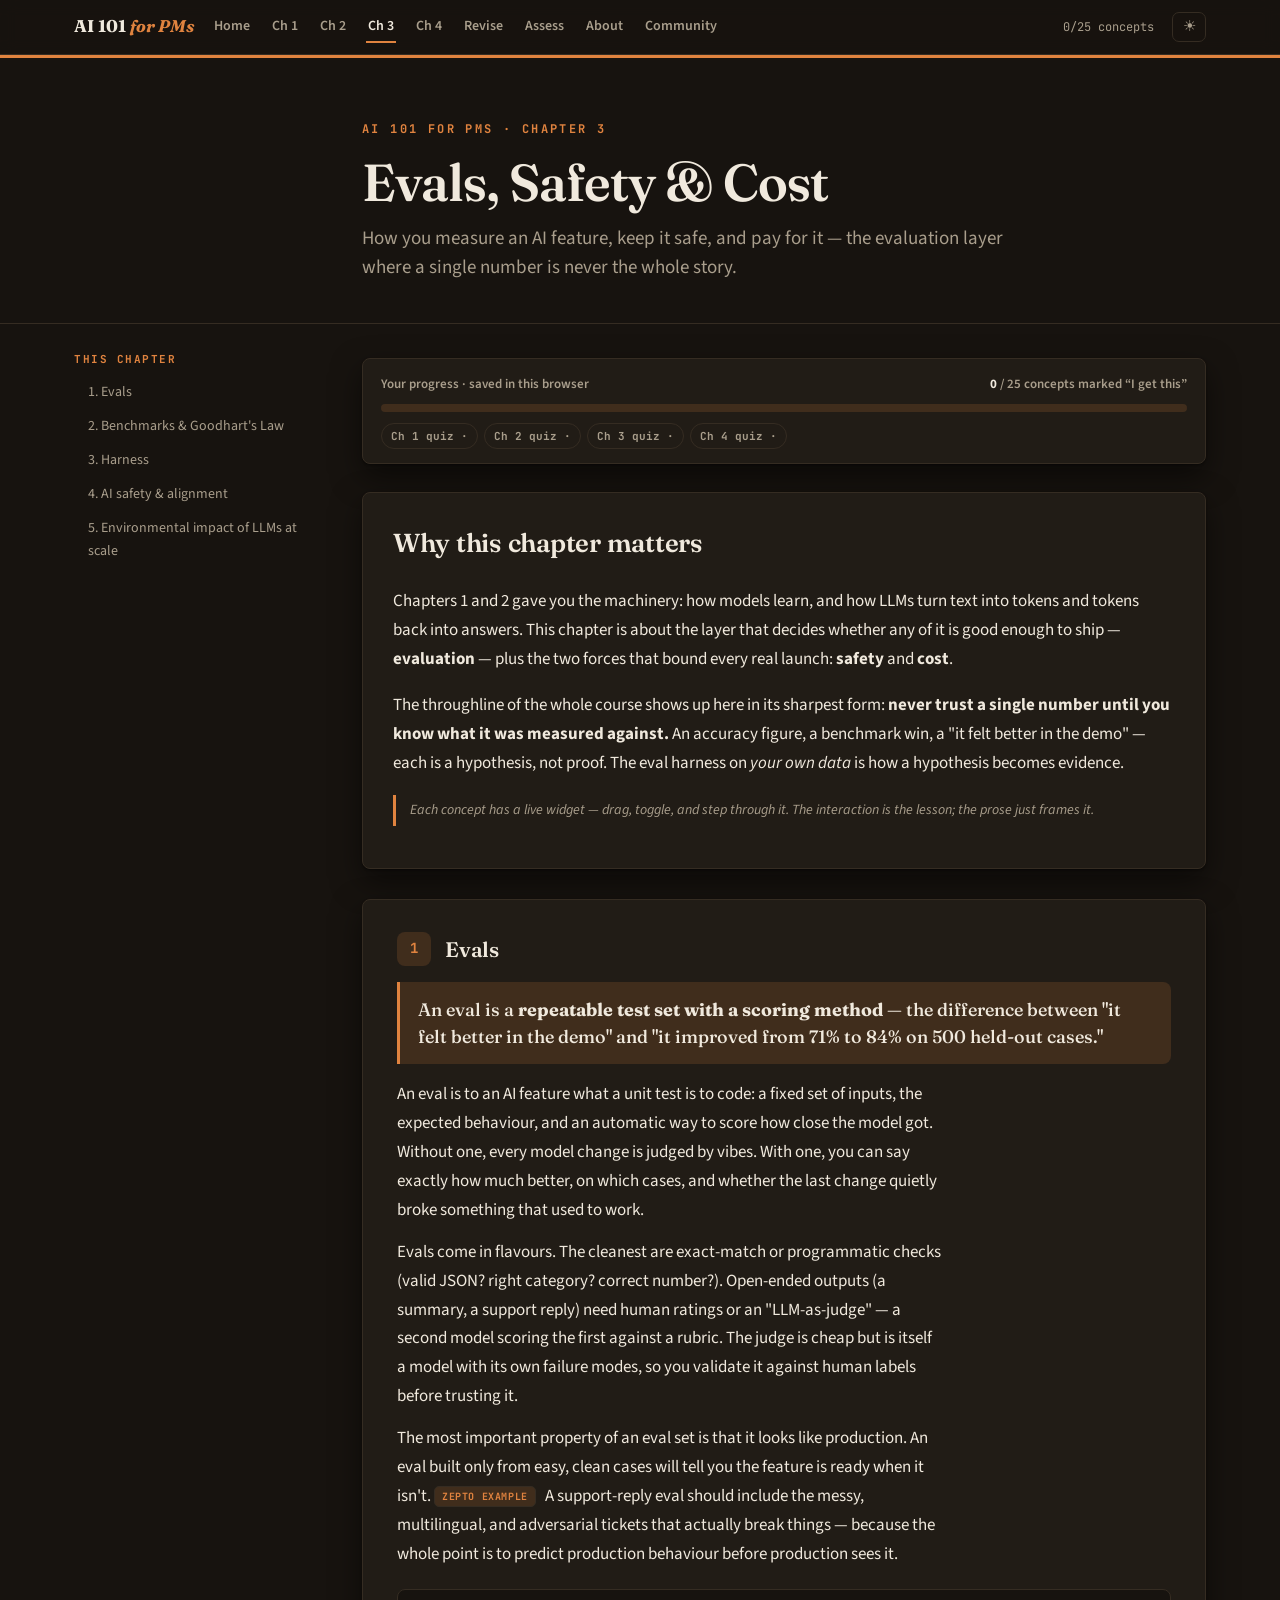
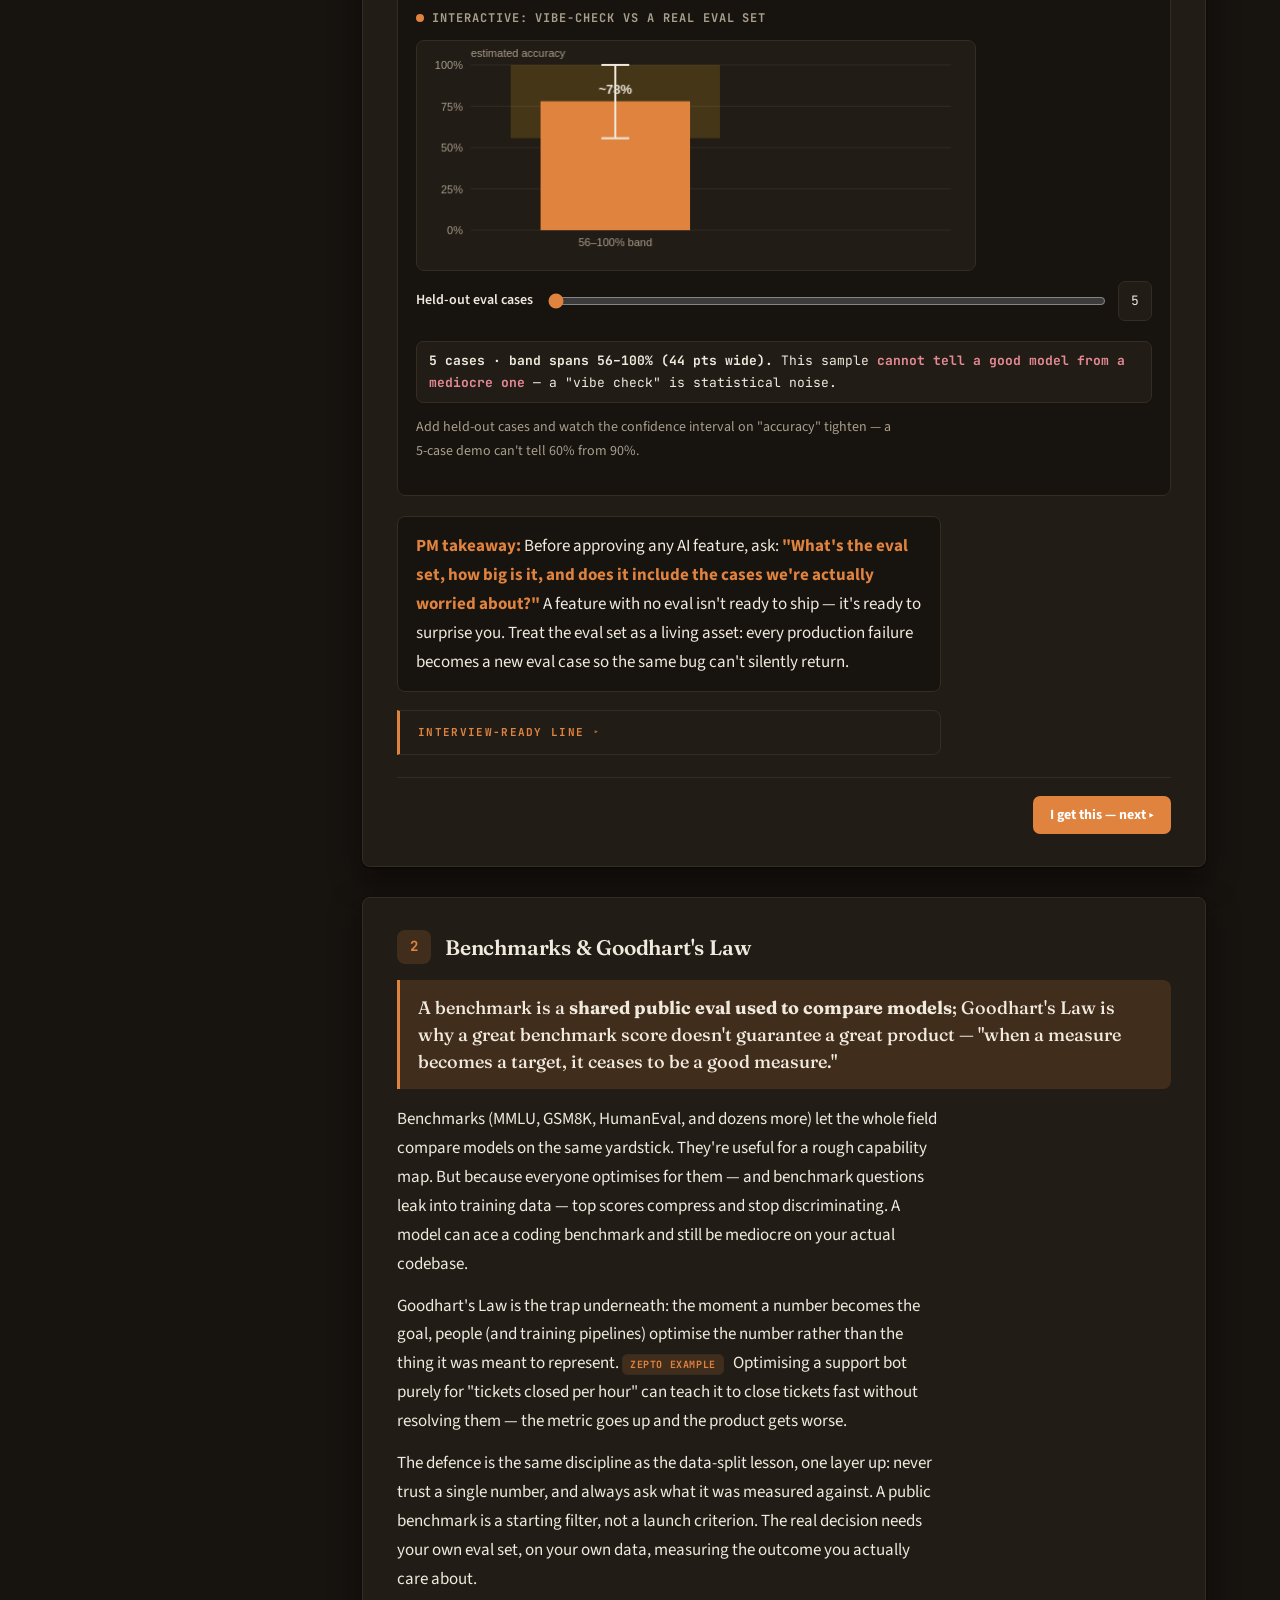
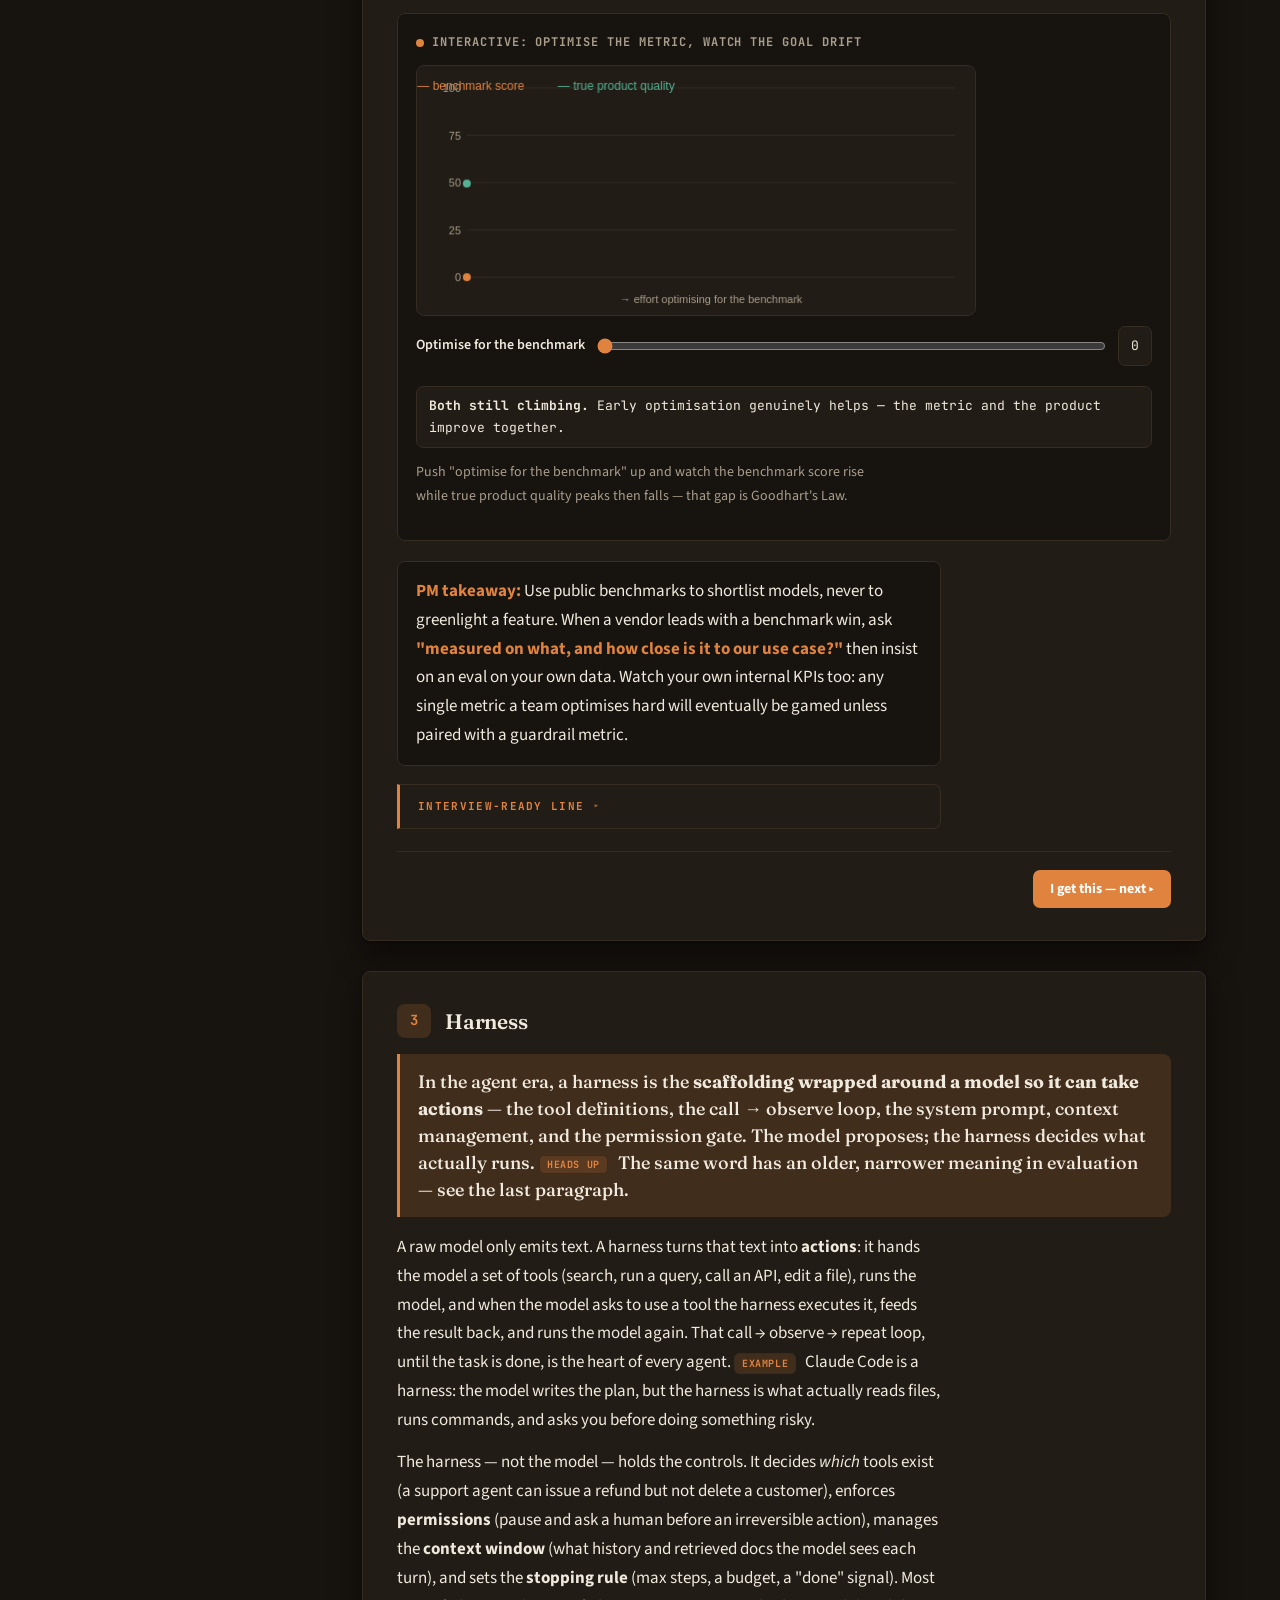
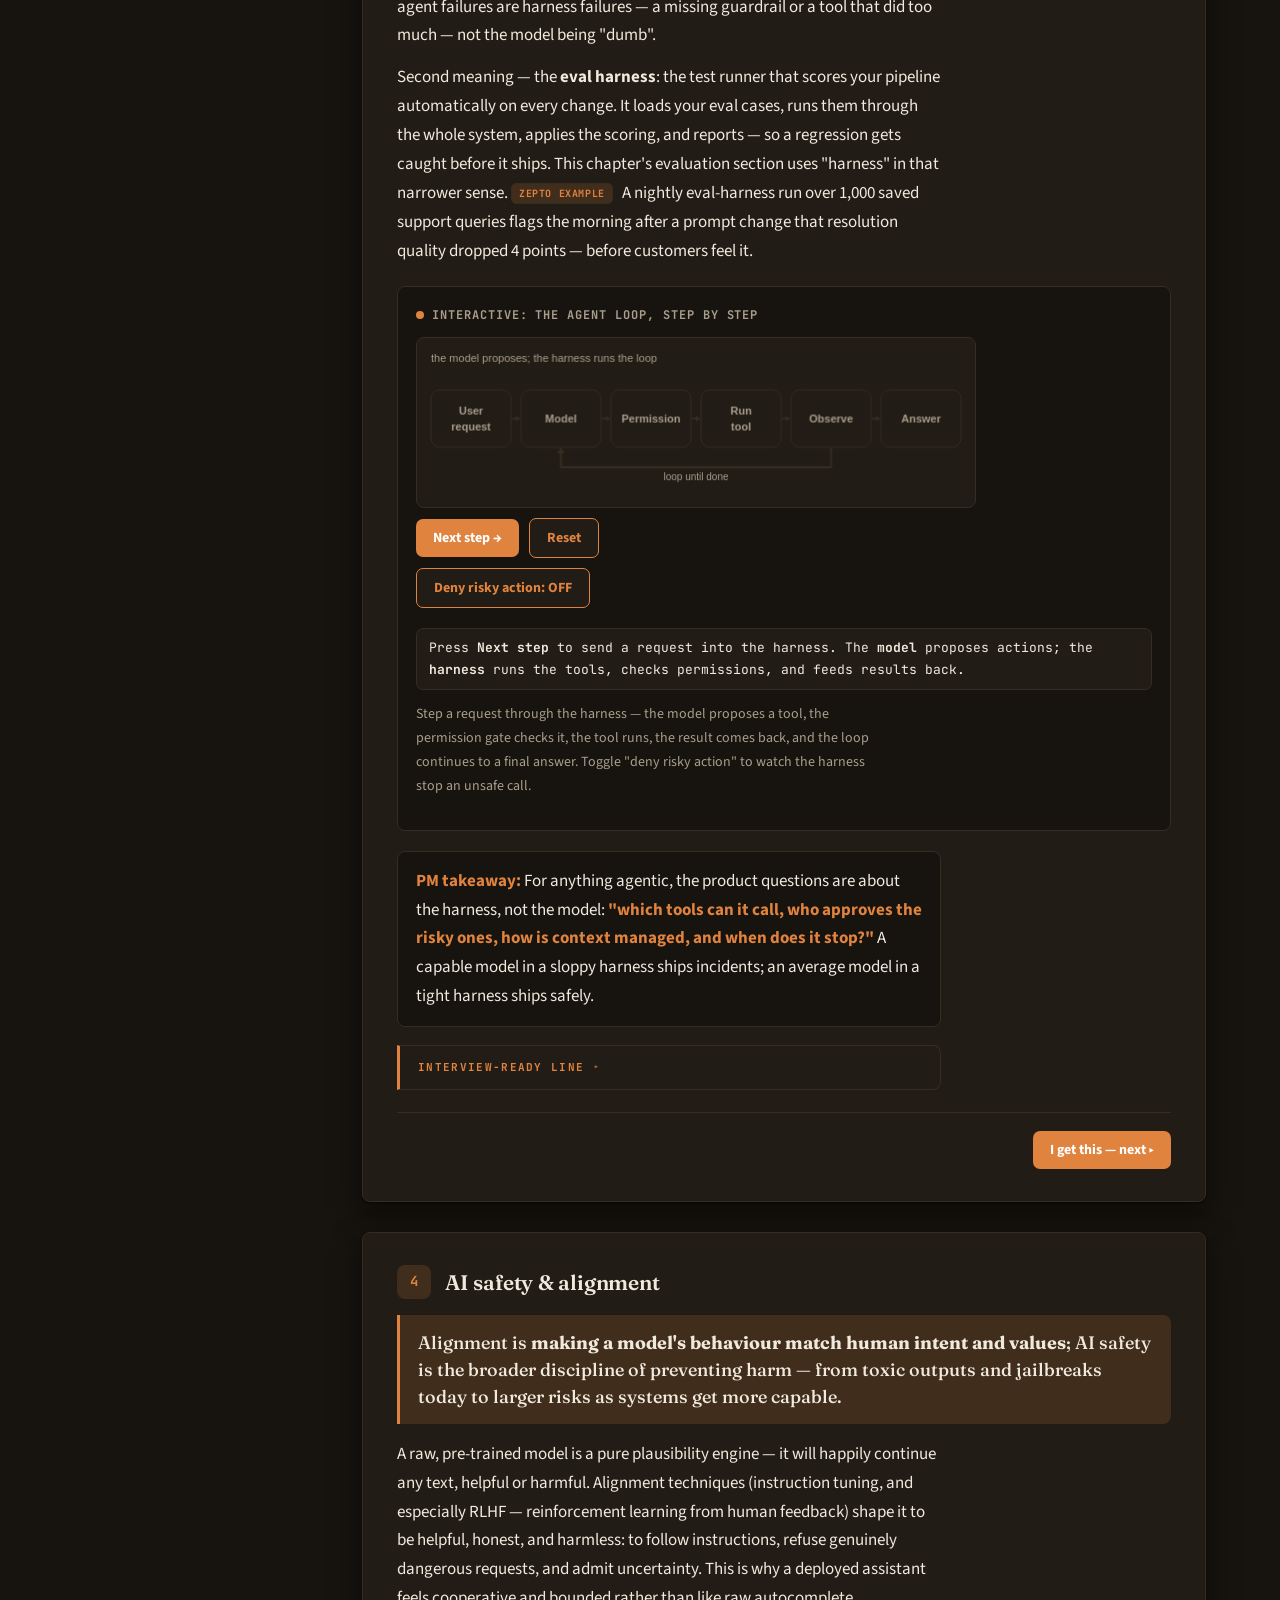
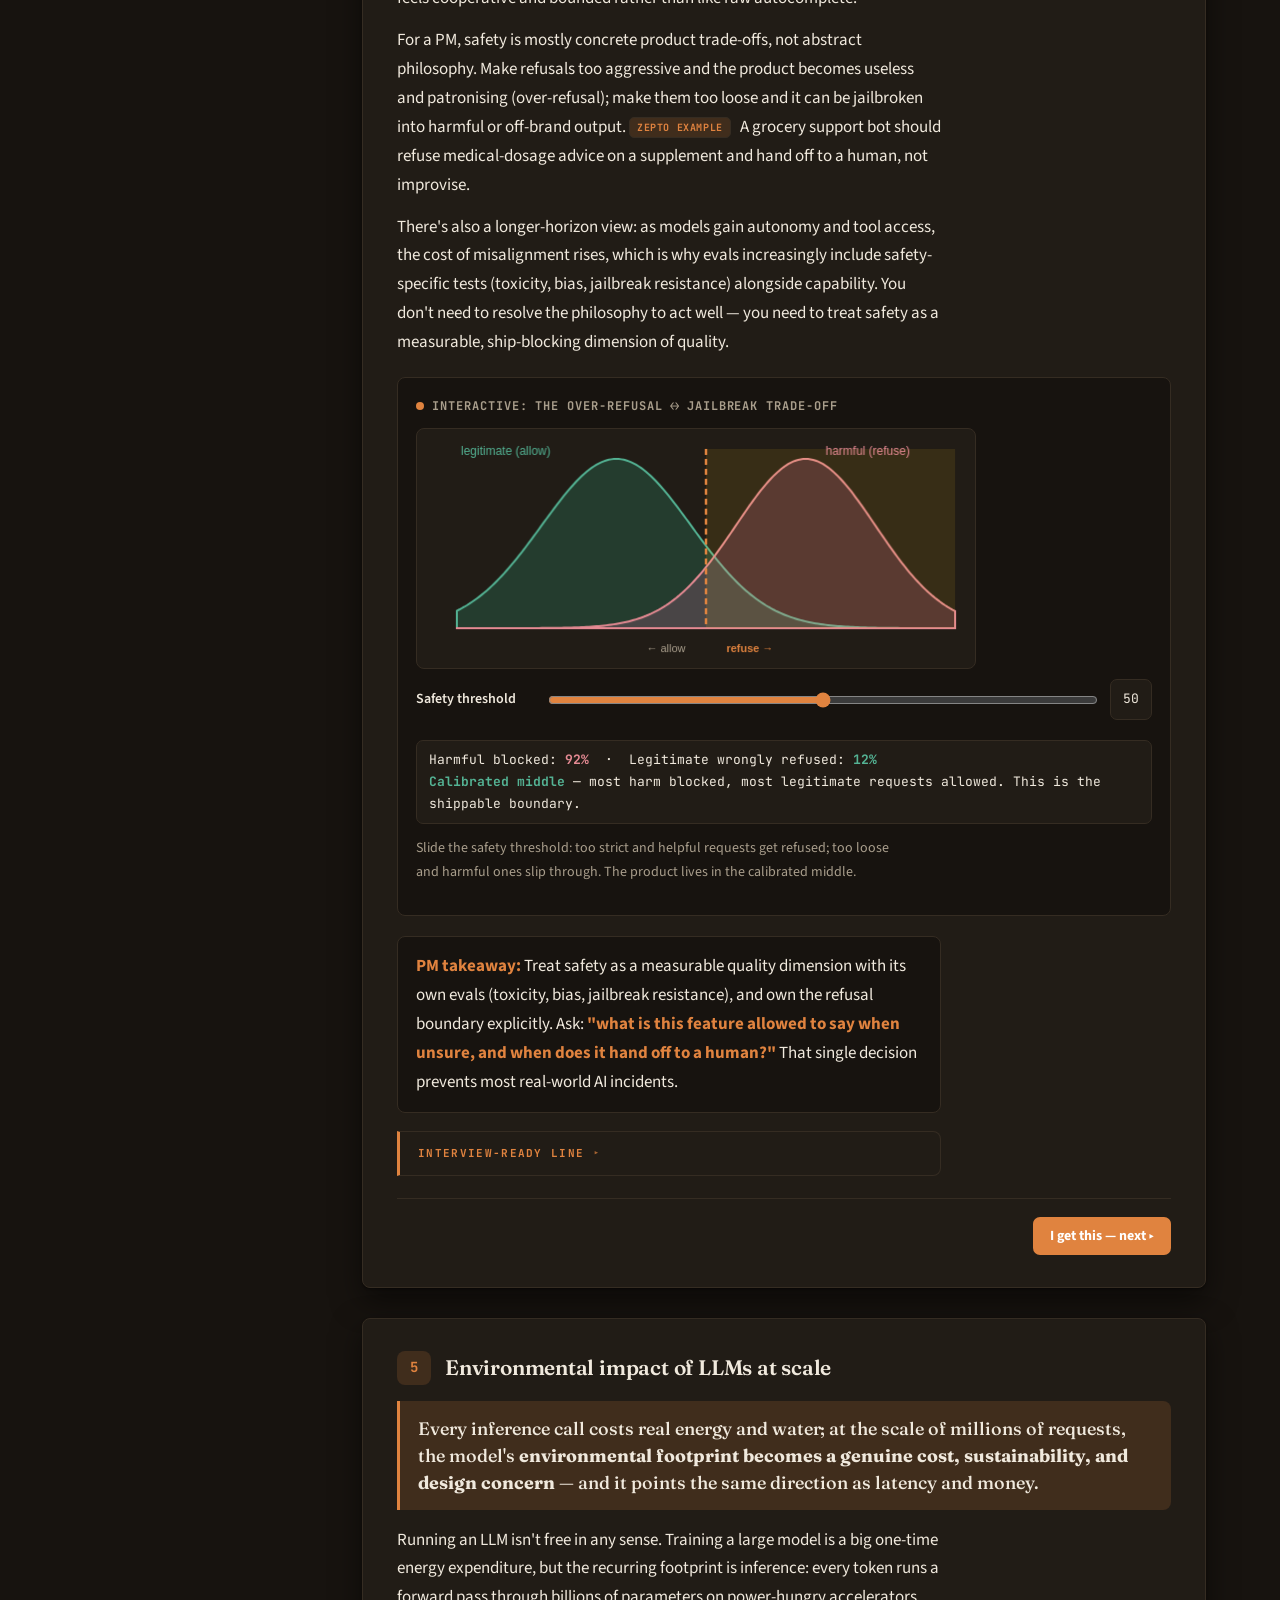
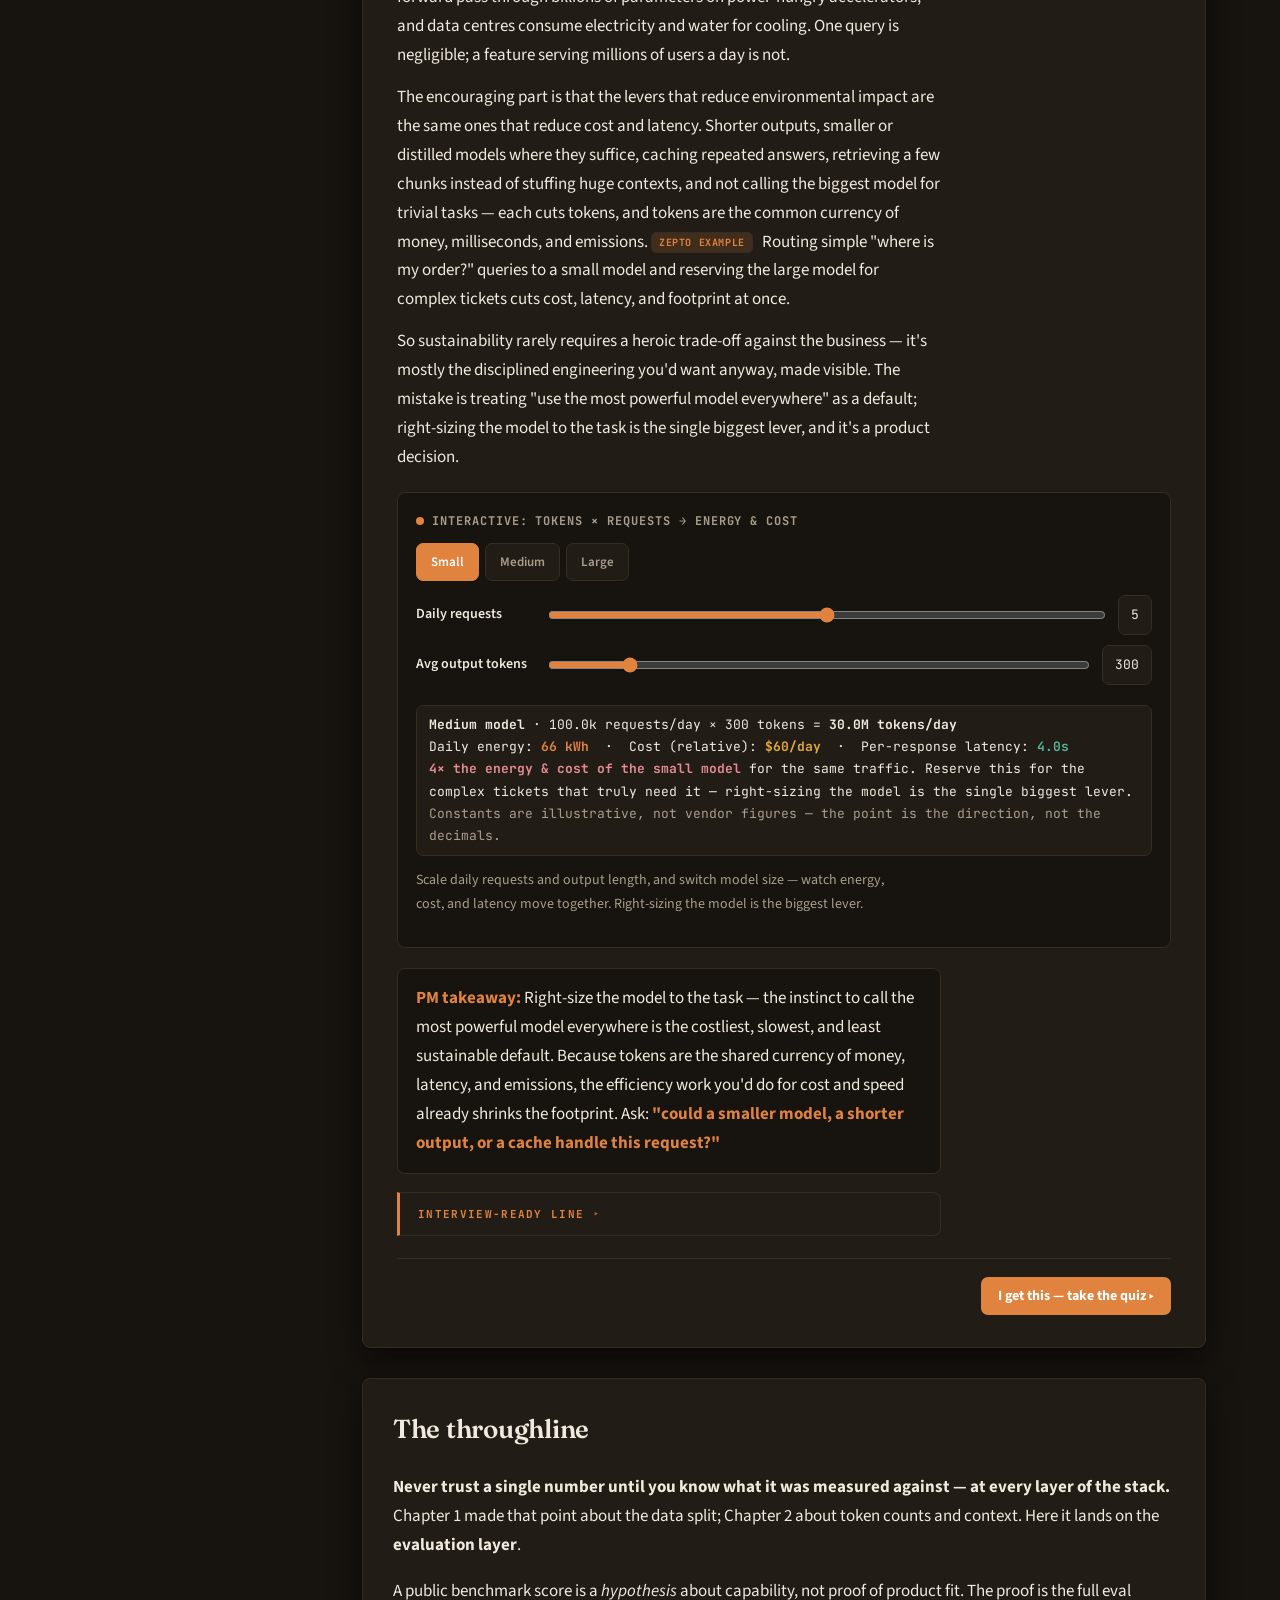
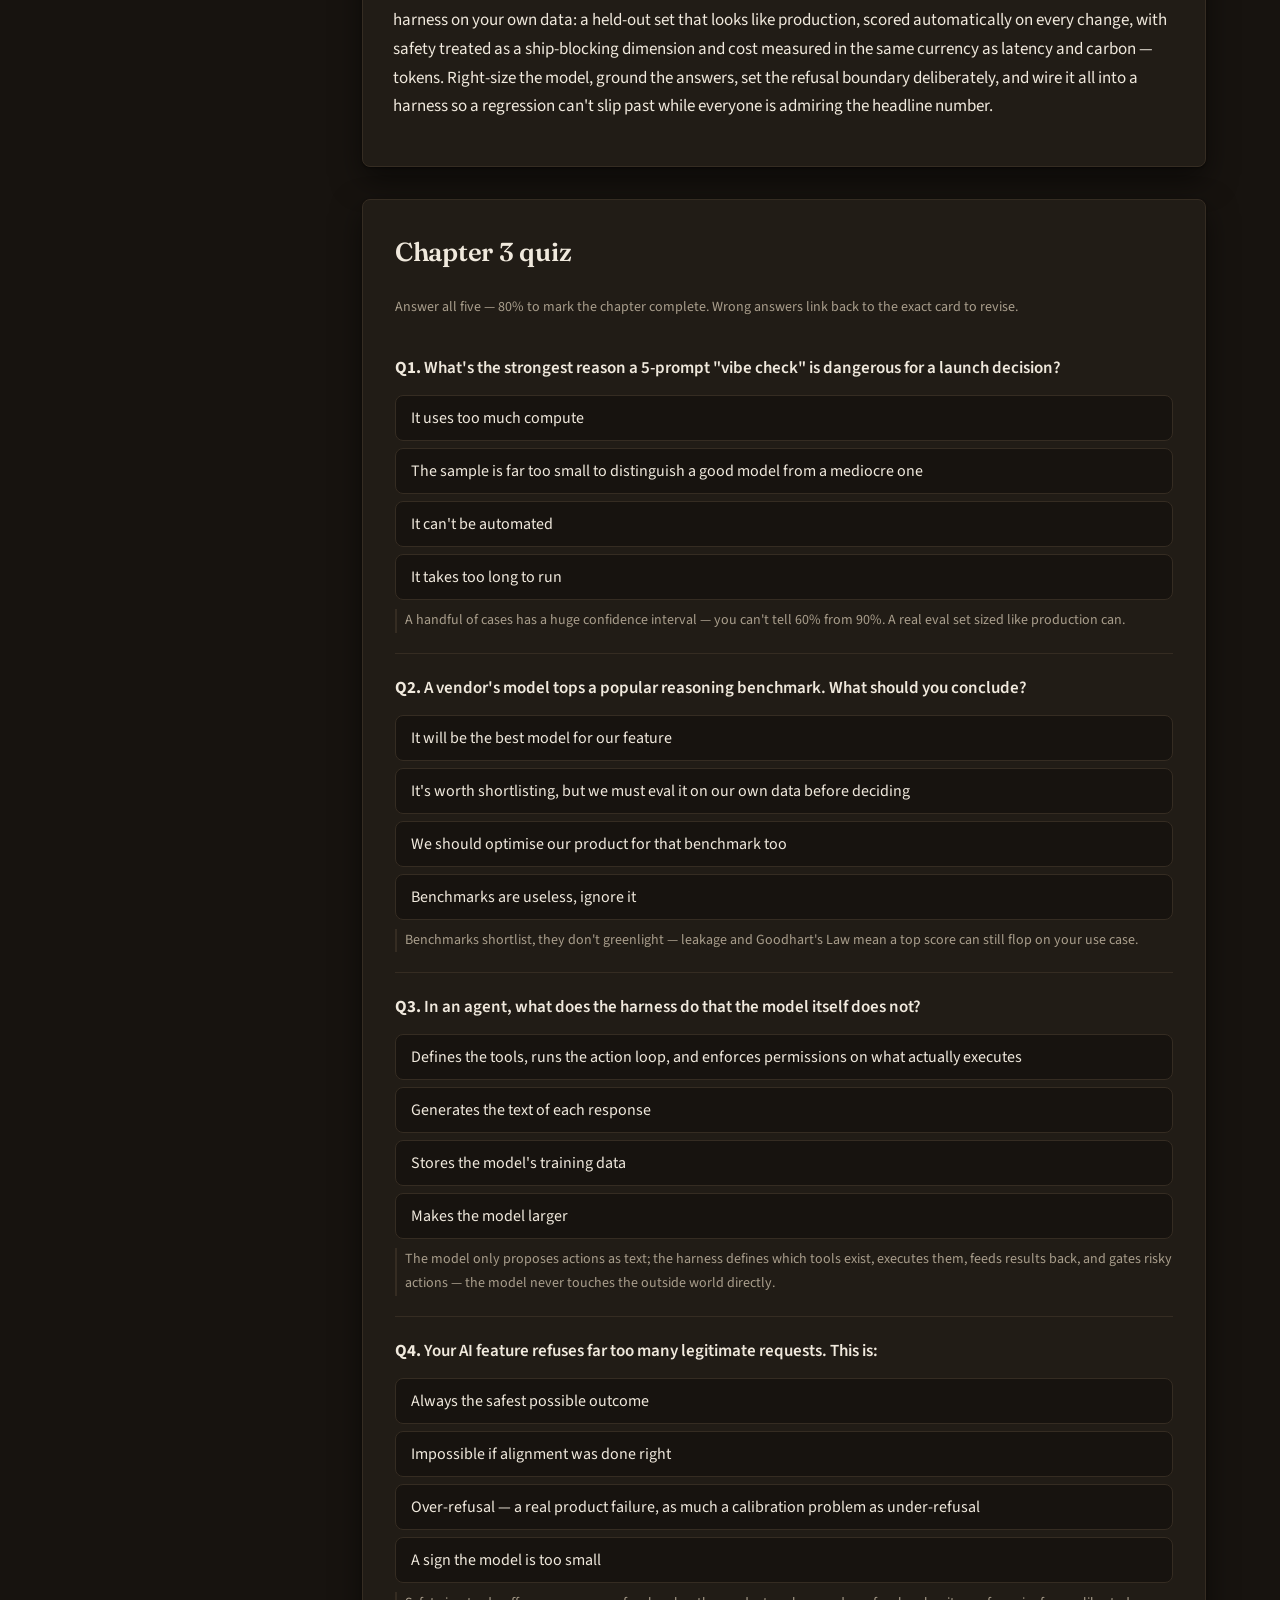
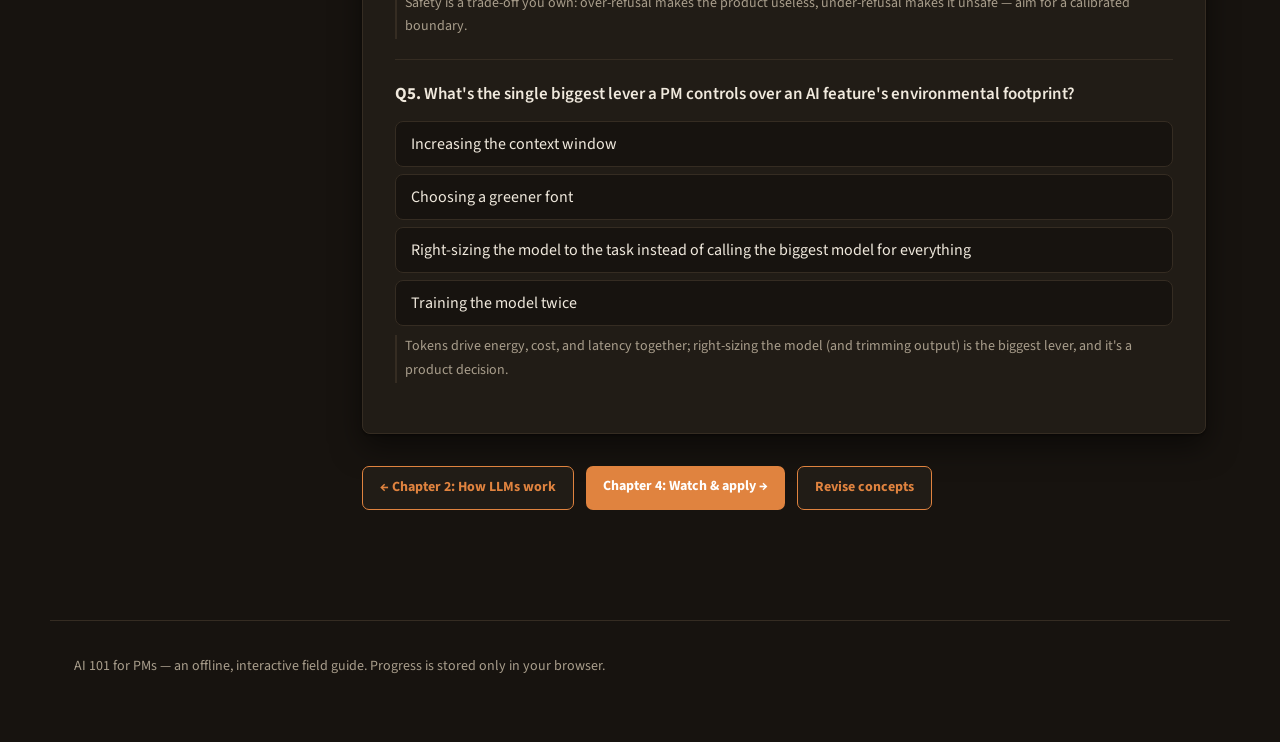
<file: chapters/03-evals-safety-cost.html>
<!DOCTYPE html>
<html lang="en">
<head>
<script>(function(){try{var t=localStorage.getItem("ai101.theme")||"dark";document.documentElement.setAttribute("data-theme",t);}catch(e){document.documentElement.setAttribute("data-theme","dark");}})();</script>
<meta charset="utf-8">
<meta name="viewport" content="width=device-width, initial-scale=1">
<title>Chapter 3 · Evals, Safety &amp; Cost — AI 101 for PMs</title>
<link rel="stylesheet" href="../assets/css/main.css">
</head>
<body class="ch3">

<header class="top w3">
  <div class="hero">
  <div class="kicker">AI 101 for PMs · Chapter 3</div>
  <h1>Evals, Safety &amp; Cost</h1>
  <p>How you measure an AI feature, keep it safe, and pay for it — the evaluation layer where a single number is never the whole story.</p>
  </div>
</header>

<div class="wrap">
  <nav class="toc" id="toc">
    <h4>This chapter</h4>
  </nav>

  <main>
    <div id="progress"></div>

    <div class="intro">
      <h2>Why this chapter matters</h2>
      <p>Chapters 1 and 2 gave you the machinery: how models learn, and how LLMs turn text into tokens and tokens back into answers. This chapter is about the layer that decides whether any of it is good enough to ship — <b>evaluation</b> — plus the two forces that bound every real launch: <b>safety</b> and <b>cost</b>.</p>
      <p>The throughline of the whole course shows up here in its sharpest form: <b>never trust a single number until you know what it was measured against.</b> An accuracy figure, a benchmark win, a "it felt better in the demo" — each is a hypothesis, not proof. The eval harness on <em>your own data</em> is how a hypothesis becomes evidence.</p>
      <p class="swap-hint">Each concept has a live widget — drag, toggle, and step through it. The interaction <em>is</em> the lesson; the prose just frames it.</p>
    </div>

    <div id="cards"></div>

    <div id="summary" class="intro">
      <h2>The throughline</h2>
      <p><b>Never trust a single number until you know what it was measured against — at every layer of the stack.</b> Chapter 1 made that point about the data split; Chapter 2 about token counts and context. Here it lands on the <b>evaluation layer</b>.</p>
      <p>A public benchmark score is a <em>hypothesis</em> about capability, not proof of product fit. The proof is the full eval harness on your own data: a held-out set that looks like production, scored automatically on every change, with safety treated as a ship-blocking dimension and cost measured in the same currency as latency and carbon — tokens. Right-size the model, ground the answers, set the refusal boundary deliberately, and wire it all into a harness so a regression can't slip past while everyone is admiring the headline number.</p>
    </div>

    <div class="quiz">
      <h2>Chapter 3 quiz</h2>
      <p class="hint">Answer all five — 80% to mark the chapter complete. Wrong answers link back to the exact card to revise.</p>
      <div id="quiz-mount"></div>
    </div>

    <div class="btn-row">
      <a class="btn alt" href="02-how-llms-work.html">← Chapter 2: How LLMs work</a>
      <a class="btn" href="04-watch-apply.html">Chapter 4: Watch &amp; apply →</a>
      <a class="btn alt" href="../revise.html">Revise concepts</a>
    </div>
  </main>
</div>

<footer>
  AI 101 for PMs — an offline, interactive field guide. Progress is stored only in your browser.
</footer>

<script src="../assets/js/concepts.js"></script>
<script src="../assets/js/progress.js"></script>
<script src="../assets/js/helpers.js"></script>

<script>
/* ---------- build the page from concepts.js ---------- */
Nav.mount({here:'ch3', base:'../'});
Progress.renderBar(document.getElementById('progress'));
var __list = buildChapter(3, document.getElementById('cards'));

/* build #toc links from the concept list */
(function(){
  var toc = document.getElementById('toc');
  __list.forEach(function(c){
    var a = el('a', null, c.order + '. ' + c.title.replace(/&amp;/g,'&'));
    a.href = '#' + c.id;
    toc.appendChild(a);
  });
})();

renderQuiz(document.getElementById('quiz-mount'), chapterQuestions(3),
  {chapter:3, reviewBase:'../', passPct:80});
</script>

<script>
/* ============================================================
   Chapter 3 widgets — five fresh interactives, same style as
   the field-notes canvas widgets (gridlines in C.grid, labels
   in C.muted, primary series in C.accent — amber this chapter).
   Each IIFE guards on its mount existing, so order is safe.
   ============================================================ */

/* ---------- 1. evals — held-out cases tighten the confidence band ---------- */
(function(){
  var m = document.getElementById('evals-mount'); if(!m) return;
  var N = 5;
  var d = cv(m, 560, 230);
  slider(m, 'Held-out eval cases', 5, 500, N, 1, function(v){ N=v; draw(); });
  var t = el('div','readout',''); t.style.marginTop='10px'; m.appendChild(t);

  var TRUE = 78; // the model's real accuracy, in %
  function halfBand(n){
    // CI half-width ~ 1/sqrt(N), scaled so N=5 ~ ±22.5pts (50-95 band), N=500 ~ ±3pts (75-81 band)
    return Math.max(3, 50/Math.sqrt(n));
  }
  function draw(){
    var x=d.x, w=d.w, h=d.h; x.clearRect(0,0,w,h);
    var L=54, R=w-24, T=24, B=h-40;
    function Y(p){ return B - (p/100)*(B-T); } // p is 0..100
    // gridlines + axis labels (every 25%)
    x.strokeStyle=C.grid; x.lineWidth=1; x.font='11px sans-serif'; x.fillStyle=C.muted;
    for(var p=0;p<=100;p+=25){
      var yy=Y(p); x.beginPath(); x.moveTo(L,yy); x.lineTo(R,yy); x.stroke();
      x.textAlign='right'; x.fillText(p+'%', L-8, yy+4);
    }
    x.textAlign='left'; x.fillText('estimated accuracy', L, T-8);

    var hb = halfBand(N);
    var lo = Math.max(0, TRUE-hb), hi = Math.min(100, TRUE+hb);
    var bx = L+70, bw = 150;
    // confidence band (shaded)
    x.fillStyle = 'rgba(251,191,36,.16)';
    x.fillRect(bx-30, Y(hi), bw+60, Y(lo)-Y(hi));
    // the accuracy bar itself
    x.fillStyle = C.accent;
    x.fillRect(bx, Y(TRUE), bw, B-Y(TRUE));
    // error bar (whisker)
    x.strokeStyle = C.ink; x.lineWidth=2;
    var cx = bx+bw/2;
    x.beginPath(); x.moveTo(cx, Y(hi)); x.lineTo(cx, Y(lo)); x.stroke();
    x.beginPath(); x.moveTo(cx-14, Y(hi)); x.lineTo(cx+14, Y(hi)); x.stroke();
    x.beginPath(); x.moveTo(cx-14, Y(lo)); x.lineTo(cx+14, Y(lo)); x.stroke();
    // point label
    x.fillStyle=C.ink; x.font='bold 13px sans-serif'; x.textAlign='center';
    x.fillText('~'+TRUE+'%', cx, Y(TRUE)-8);
    x.font='11px sans-serif'; x.fillStyle=C.muted;
    x.fillText(lo.toFixed(0)+'–'+hi.toFixed(0)+'% band', cx, B+16);
    x.textAlign='left';

    var span = (hi-lo).toFixed(0);
    if(N <= 12){
      t.innerHTML = '<b>'+N+' cases · band spans '+lo.toFixed(0)+'–'+hi.toFixed(0)+'% ('+span+' pts wide).</b> '+
        'This sample <b style="color:'+C.red+'">cannot tell a good model from a mediocre one</b> — a "vibe check" is statistical noise.';
    } else if(N < 120){
      t.innerHTML = '<b>'+N+' cases · band '+lo.toFixed(0)+'–'+hi.toFixed(0)+'% ('+span+' pts).</b> '+
        'Getting usable — you can rank models, but small gains still hide inside the band.';
    } else {
      t.innerHTML = '<b>'+N+' cases · band tightens to '+lo.toFixed(0)+'–'+hi.toFixed(0)+'% ('+span+' pts).</b> '+
        '<b style="color:'+C.green+'">Now a 3–4 point change is real signal, not noise.</b> Band width shrinks like 1/√N — that’s why eval size matters.';
    }
  }
  draw();
})();

/* ---------- 2. goodhart — optimise the metric, watch the goal drift ---------- */
(function(){
  var m = document.getElementById('goodhart-mount'); if(!m) return;
  var opt = 0; // 0..100, how hard you optimise for the benchmark
  var d = cv(m, 560, 250);
  slider(m, 'Optimise for the benchmark', 0, 100, opt, 1, function(v){ opt=v; draw(); });
  var t = el('div','readout',''); t.style.marginTop='10px'; m.appendChild(t);

  // benchmark rises monotonically toward 100; true quality rises then falls (peaks ~40)
  function bench(o){ return 100*(1 - Math.exp(-o/28)); }
  function quality(o){ var peak=40; return 38 + 46*Math.exp(-Math.pow((o-peak)/34,2)) - (o>peak ? 0.22*(o-peak) : 0); }

  function draw(){
    var x=d.x, w=d.w, h=d.h; x.clearRect(0,0,w,h);
    var L=50, R=w-20, T=22, B=h-38;
    function X(o){ return L + (o/100)*(R-L); }
    function Y(v){ return B - (v/100)*(B-T); }
    // gridlines
    x.strokeStyle=C.grid; x.lineWidth=1; x.font='11px sans-serif'; x.fillStyle=C.muted;
    for(var g=0;g<=100;g+=25){ var yy=Y(g); x.beginPath(); x.moveTo(L,yy); x.lineTo(R,yy); x.stroke();
      x.textAlign='right'; x.fillText(g, L-6, yy+4); }
    x.textAlign='center'; x.fillText('→ effort optimising for the benchmark', (L+R)/2, B+26);

    // shade the gap up to the current optimisation point
    var step=2;
    x.fillStyle='rgba(244,114,182,.16)';
    x.beginPath(); var started=false;
    for(var o=0;o<=opt;o+=step){ var px=X(o), py=Y(bench(o)); if(!started){x.moveTo(px,py);started=true;} else x.lineTo(px,py); }
    for(var o2=opt;o2>=0;o2-=step){ x.lineTo(X(o2), Y(quality(o2))); }
    x.closePath(); x.fill();

    function line(fn,color){ x.strokeStyle=color; x.lineWidth=3; x.beginPath();
      for(var o=0;o<=opt;o+=step){ var px=X(o),py=Y(fn(o)); if(o===0)x.moveTo(px,py); else x.lineTo(px,py);} x.stroke();
      // dot at current end
      x.fillStyle=color; x.beginPath(); x.arc(X(opt), Y(fn(opt)), 4, 0, 7); x.fill();
    }
    line(quality, C.green);
    line(bench, C.accent);

    // legend
    x.font='12px sans-serif';
    x.fillStyle=C.accent; x.fillText('— benchmark score', L+4, T+2);
    x.fillStyle=C.green;  x.fillText('— true product quality', L+150, T+2);

    var b=bench(opt), q=quality(opt), gap=b-q;
    if(opt < 12){
      t.innerHTML='<b>Both still climbing.</b> Early optimisation genuinely helps — the metric and the product improve together.';
    } else if(q >= quality(opt-1) - 0.05 || opt < 46){
      t.innerHTML='Benchmark <b style="color:'+C.accent+'">'+b.toFixed(0)+'</b> · quality <b style="color:'+C.green+'">'+q.toFixed(0)+'</b>. Near the sweet spot — push further and quality will turn.';
    } else {
      t.innerHTML='Benchmark <b style="color:'+C.accent+'">'+b.toFixed(0)+'</b> · quality <b style="color:'+C.green+'">'+q.toFixed(0)+'</b> · gap <b style="color:'+C.red+'">'+gap.toFixed(0)+' pts</b>. '+
        '<b style="color:'+C.red+'">Metric up, product down — that gap is Goodhart’s Law.</b>';
    }
  }
  draw();
})();

/* ---------- 3. harness — step a request through the agent loop ---------- */
(function(){
  var m = document.getElementById('harness-mount'); if(!m) return;
  var LABELS = ['User request','Model','Permission','Run tool','Observe','Answer'];
  var step = 0;          // 0 = nothing lit; 1..6 = stages lit
  var deny = false;      // deny the risky action at the permission gate

  var d = cv(m, 560, 170);
  var row = el('div','ctrl');
  var bNext = el('button','btn','Next step →');
  var bReset = el('button','btn alt','Reset');
  row.appendChild(bNext); row.appendChild(bReset); m.appendChild(row);

  // toggle: deny the risky action at the permission gate
  var trow = el('div','ctrl');
  var bTog = el('button','btn alt','Deny risky action: OFF');
  bTog.onclick = function(){ deny=!deny;
    bTog.textContent='Deny risky action: '+(deny?'ON':'OFF');
    bTog.style.background = deny ? C.amber : '';
    bTog.style.color = deny ? '#0f0d17' : '';
    if(deny && step>3) step=3;   // re-block if toggled on mid-run
    draw(); };
  trow.appendChild(bTog); m.appendChild(trow);

  var t = el('div','readout',''); t.style.marginTop='10px'; m.appendChild(t);

  bNext.onclick = function(){
    if(deny && step>=3){ step=3; draw(); return; }   // blocked at the gate
    step = (step>=6) ? 6 : step+1; draw();
  };
  bReset.onclick = function(){ step = 0; draw(); };

  function draw(){
    var x=d.x, w=d.w, h=d.h; x.clearRect(0,0,w,h);
    var n=LABELS.length, gap=10, pad=14;
    var bw=(w-pad*2-gap*(n-1))/n, bh=58, by=52;
    for(var i=0;i<n;i++){
      var bx=pad + i*(bw+gap);
      var lit = (i < step);
      var isGate = (i===2), isAnswer = (i===5);
      var fill=C.panel, stroke=C.grid, label=C.muted;
      if(lit){
        if(isGate && deny){ fill='rgba(244,114,182,.18)'; stroke=C.red; label=C.red; }
        else if(isAnswer){ fill='rgba(52,211,153,.18)'; stroke=C.green; label=C.green; }
        else { fill=C.accent+'2b'; stroke=C.accent; label=C.accent; }
      }
      x.fillStyle=fill; x.strokeStyle=stroke; x.lineWidth=lit?2.5:1;
      x.beginPath();
      if(x.roundRect) x.roundRect(bx,by,bw,bh,9); else x.rect(bx,by,bw,bh);
      x.fill(); x.stroke();
      x.fillStyle=lit?label:C.muted; x.font='bold 11px sans-serif'; x.textAlign='center';
      var words=LABELS[i].split(' ');
      if(words.length>1){ x.fillText(words[0], bx+bw/2, by+bh/2-4); x.fillText(words.slice(1).join(' '), bx+bw/2, by+bh/2+12); }
      else { x.fillText(LABELS[i], bx+bw/2, by+bh/2+4); }
      // arrow between boxes
      if(i<n-1){ var on=(i+1<step); x.strokeStyle=on?C.accent:C.grid; x.lineWidth=2;
        var ax=bx+bw, ay=by+bh/2; x.beginPath(); x.moveTo(ax+1,ay); x.lineTo(ax+gap-1,ay); x.stroke();
        x.beginPath(); x.moveTo(ax+gap-1,ay); x.lineTo(ax+gap-5,ay-3); x.lineTo(ax+gap-5,ay+3); x.closePath(); x.fillStyle=on?C.accent:C.grid; x.fill(); }
    }
    // loop-back arc: observe (index 4) → model (index 1)
    var mb = pad + 1*(bw+gap), ob = pad + 4*(bw+gap);
    var sx = ob+bw/2, ex = mb+bw/2, ly = by+bh+20;
    var loopOn = (step>=5);
    x.strokeStyle=loopOn?C.accent:C.grid; x.lineWidth=2;
    x.beginPath(); x.moveTo(sx, by+bh); x.lineTo(sx, ly); x.lineTo(ex, ly); x.lineTo(ex, by+bh); x.stroke();
    x.beginPath(); x.moveTo(ex, by+bh); x.lineTo(ex-4, by+bh+6); x.lineTo(ex+4, by+bh+6); x.closePath(); x.fillStyle=loopOn?C.accent:C.grid; x.fill();
    x.textAlign='center'; x.fillStyle=loopOn?C.accent:C.muted; x.font='10px sans-serif';
    x.fillText('loop until done', (sx+ex)/2, ly+13);

    x.textAlign='left'; x.fillStyle=C.muted; x.font='11px sans-serif';
    x.fillText('the model proposes; the harness runs the loop', pad, 24);

    if(step===0){ t.innerHTML='Press <b>Next step</b> to send a request into the harness. The <b>model</b> proposes actions; the <b>harness</b> runs the tools, checks permissions, and feeds results back.'; }
    else if(step===1){ t.innerHTML='Stage <b>1</b> — the request enters the harness, which builds the prompt (system prompt + context) and calls the <b style="color:'+C.accent+'">model</b>.'; }
    else if(step===2){ t.innerHTML='Stage <b>2</b> — the model cannot act on its own; it emits a tool call as text, e.g. <code>issue_refund(order=123)</code>. The harness intercepts it.'; }
    else if(step===3){ if(deny){ t.innerHTML='<b style="color:'+C.red+'">⛔ Blocked at the permission gate.</b> The harness pauses before the irreversible action and asks a human. Switch the toggle OFF to approve — the model never reaches the outside world on its own.'; } else { t.innerHTML='Stage <b>3</b> — <b style="color:'+C.accent+'">permission gate</b>: the harness checks the proposed call against its rules. Low-risk auto-allows; risky asks a human (flip the toggle to see that).'; } }
    else if(step===4){ t.innerHTML='Stage <b>4</b> — approved, so the harness <b>runs the tool</b> (the model itself still does nothing) and captures the result.'; }
    else if(step===5){ t.innerHTML='Stage <b>5</b> — the <b>observation</b> goes back into context and the loop returns to the model. This call → observe → repeat cycle is the whole agent.'; }
    else { t.innerHTML='<b style="color:'+C.green+'">✅ Done.</b> The model decides it has enough and returns the final answer. Tools, the loop, permissions, and context limits all lived in the <b>harness</b> — not the model.'; }
  }
  draw();
})();

/* ---------- 4. alignment — over-refusal ↔ jailbreak trade-off ---------- */
(function(){
  var m = document.getElementById('alignment-mount'); if(!m) return;
  var thr = 50; // safety threshold 0..100 — everything to its right is refused
  var d = cv(m, 560, 240);
  slider(m, 'Safety threshold', 0, 100, thr, 1, function(v){ thr=v; draw(); });
  var t = el('div','readout',''); t.style.marginTop='10px'; m.appendChild(t);

  // two distributions over a 0..100 "request risk" axis.
  // legitimate requests cluster low (~30); harmful requests cluster high (~70).
  function g(v, mu, sd){ return Math.exp(-0.5*Math.pow((v-mu)/sd,2)); }
  function legit(v){ return g(v, 32, 15); }
  function harm(v){  return g(v, 70, 14); }

  function area(fn, from, to){ var s=0; for(var v=from; v<=to; v+=0.5){ s+=fn(v); } return s; }
  var LEGIT_TOTAL = area(legit, 0, 100);
  var HARM_TOTAL  = area(harm, 0, 100);

  function draw(){
    var x=d.x, w=d.w, h=d.h; x.clearRect(0,0,w,h);
    var L=40, R=w-20, T=24, B=h-40, peak=170;
    function X(v){ return L + (v/100)*(R-L); }
    function Y(p){ return B - p*peak; }
    // baseline + gridlines
    x.strokeStyle=C.grid; x.lineWidth=1;
    x.beginPath(); x.moveTo(L,B); x.lineTo(R,B); x.stroke();

    function curve(fn, fill, stroke){
      x.beginPath(); var first=true;
      for(var v=0; v<=100; v+=0.5){ var px=X(v), py=Y(fn(v));
        if(first){ x.moveTo(px,B); x.lineTo(px,py); first=false; } else x.lineTo(px,py); }
      x.lineTo(X(100), B); x.closePath();
      x.fillStyle=fill; x.fill(); x.strokeStyle=stroke; x.lineWidth=2; x.stroke();
    }
    curve(legit, 'rgba(52,211,153,.18)', C.green);   // legitimate (allow)
    curve(harm,  'rgba(244,114,182,.18)', C.red);     // harmful (refuse)

    // threshold line — everything to the RIGHT is refused
    var tx = X(thr);
    x.fillStyle='rgba(251,191,36,.10)'; x.fillRect(tx, T-4, R-tx, B-(T-4));
    x.strokeStyle=C.accent; x.lineWidth=2.5; x.setLineDash([6,4]);
    x.beginPath(); x.moveTo(tx, T-4); x.lineTo(tx, B); x.stroke(); x.setLineDash([]);

    // labels
    x.font='12px sans-serif'; x.textAlign='left';
    x.fillStyle=C.green; x.fillText('legitimate (allow)', L+4, T+2);
    x.fillStyle=C.red;   x.fillText('harmful (refuse)', R-130, T+2);
    x.fillStyle=C.accent; x.font='bold 11px sans-serif'; x.textAlign='center';
    x.fillText('refuse →', tx+44, B+24);
    x.fillStyle=C.muted; x.font='11px sans-serif';
    x.fillText('← allow', tx-40, B+24);
    x.textAlign='left';

    // metrics: % harmful blocked (harm area right of thr), % legit wrongly refused (legit area right of thr)
    var harmBlocked = 100 * area(harm, thr, 100) / HARM_TOTAL;
    var legitRefused = 100 * area(legit, thr, 100) / LEGIT_TOTAL;

    var verdict, col;
    if(thr <= 30){ verdict='<b style="color:'+C.red+'">Under-refusal / jailbreak risk</b> — almost nothing is blocked; harmful requests sail through.'; col=C.red; }
    else if(thr >= 75){ verdict='<b style="color:'+C.red+'">Over-refusal / useless</b> — you block harm, but also refuse the legitimate users the product exists for.'; col=C.red; }
    else { verdict='<b style="color:'+C.green+'">Calibrated middle</b> — most harm blocked, most legitimate requests allowed. This is the shippable boundary.'; col=C.green; }

    t.innerHTML = 'Harmful blocked: <b style="color:'+C.red+'">'+harmBlocked.toFixed(0)+'%</b> &nbsp;·&nbsp; '+
      'Legitimate wrongly refused: <b style="color:'+C.green+'">'+legitRefused.toFixed(0)+'%</b><br>'+verdict;
  }
  draw();
})();

/* ---------- 5. envimpact — tokens × requests → energy, cost, latency ---------- */
(function(){
  var m = document.getElementById('envimpact-mount'); if(!m) return;
  var reqs = 100000;   // daily requests (1k .. 10M, log slider)
  var outTok = 300;    // avg output tokens (20 .. 2000)
  var size = 1;        // 0 Small, 1 Medium, 2 Large

  // illustrative per-token energy (Wh/token), cost (relative $/token), and speed (tokens/sec)
  var MODELS = [
    {name:'Small',  whPerTok:0.0006, costPerTok:0.0000004, tps:140},
    {name:'Medium', whPerTok:0.0022, costPerTok:0.0000020, tps:75},
    {name:'Large',  whPerTok:0.0090, costPerTok:0.0000090, tps:38}
  ];

  tabs(m, ['Small','Medium','Large'], function(i){ size=i; draw(); });
  // log-feel request slider via exponent 3..7  (10^3 = 1k, 10^7 = 10M)
  var rExp = Math.log10(reqs);
  var rSlider = slider(m, 'Daily requests', 3, 7, rExp, 0.01, function(v){ reqs = Math.round(Math.pow(10, v)); draw(); });
  slider(m, 'Avg output tokens', 20, 2000, outTok, 10, function(v){ outTok=v; draw(); });
  var t = el('div','readout',''); t.style.marginTop='10px'; m.appendChild(t);

  function fmt(n){
    if(n>=1e9) return (n/1e9).toFixed(1)+'B';
    if(n>=1e6) return (n/1e6).toFixed(1)+'M';
    if(n>=1e3) return (n/1e3).toFixed(1)+'k';
    return n.toFixed(0);
  }
  function draw(){
    var md = MODELS[size];
    var totalTok = reqs * outTok;
    var kWh = totalTok * md.whPerTok / 1000;          // Wh → kWh
    var cost = totalTok * md.costPerTok;              // relative $
    var latency = outTok / md.tps;                    // seconds per response

    // compare against Small to surface the right-sizing lever
    var smallKWh = totalTok * MODELS[0].whPerTok / 1000;
    var multiple = kWh / smallKWh;

    t.innerHTML =
      '<b>'+md.name+' model</b> · '+fmt(reqs)+' requests/day × '+outTok+' tokens = <b>'+fmt(totalTok)+' tokens/day</b><br>'+
      'Daily energy: <b style="color:'+C.accent+'">'+kWh.toFixed(kWh<10?2:0)+' kWh</b> &nbsp;·&nbsp; '+
      'Cost (relative): <b style="color:'+C.amber+'">$'+(cost<10?cost.toFixed(2):fmt(cost))+'/day</b> &nbsp;·&nbsp; '+
      'Per-response latency: <b style="color:'+C.green+'">'+latency.toFixed(1)+'s</b><br>'+
      (size===0
        ? '<b style="color:'+C.green+'">Right-sized.</b> For simple "where is my order?" queries, the small model is cheapest, fastest, and greenest.'
        : '<b style="color:'+C.red+'">'+multiple.toFixed(0)+'× the energy &amp; cost of the small model</b> for the same traffic. Reserve this for the complex tickets that truly need it — right-sizing the model is the single biggest lever.')+
      '<br><span style="color:'+C.muted+'">Constants are illustrative, not vendor figures — the point is the direction, not the decimals.</span>';
  }
  draw();
})();
</script>

</body>
</html>
</file>
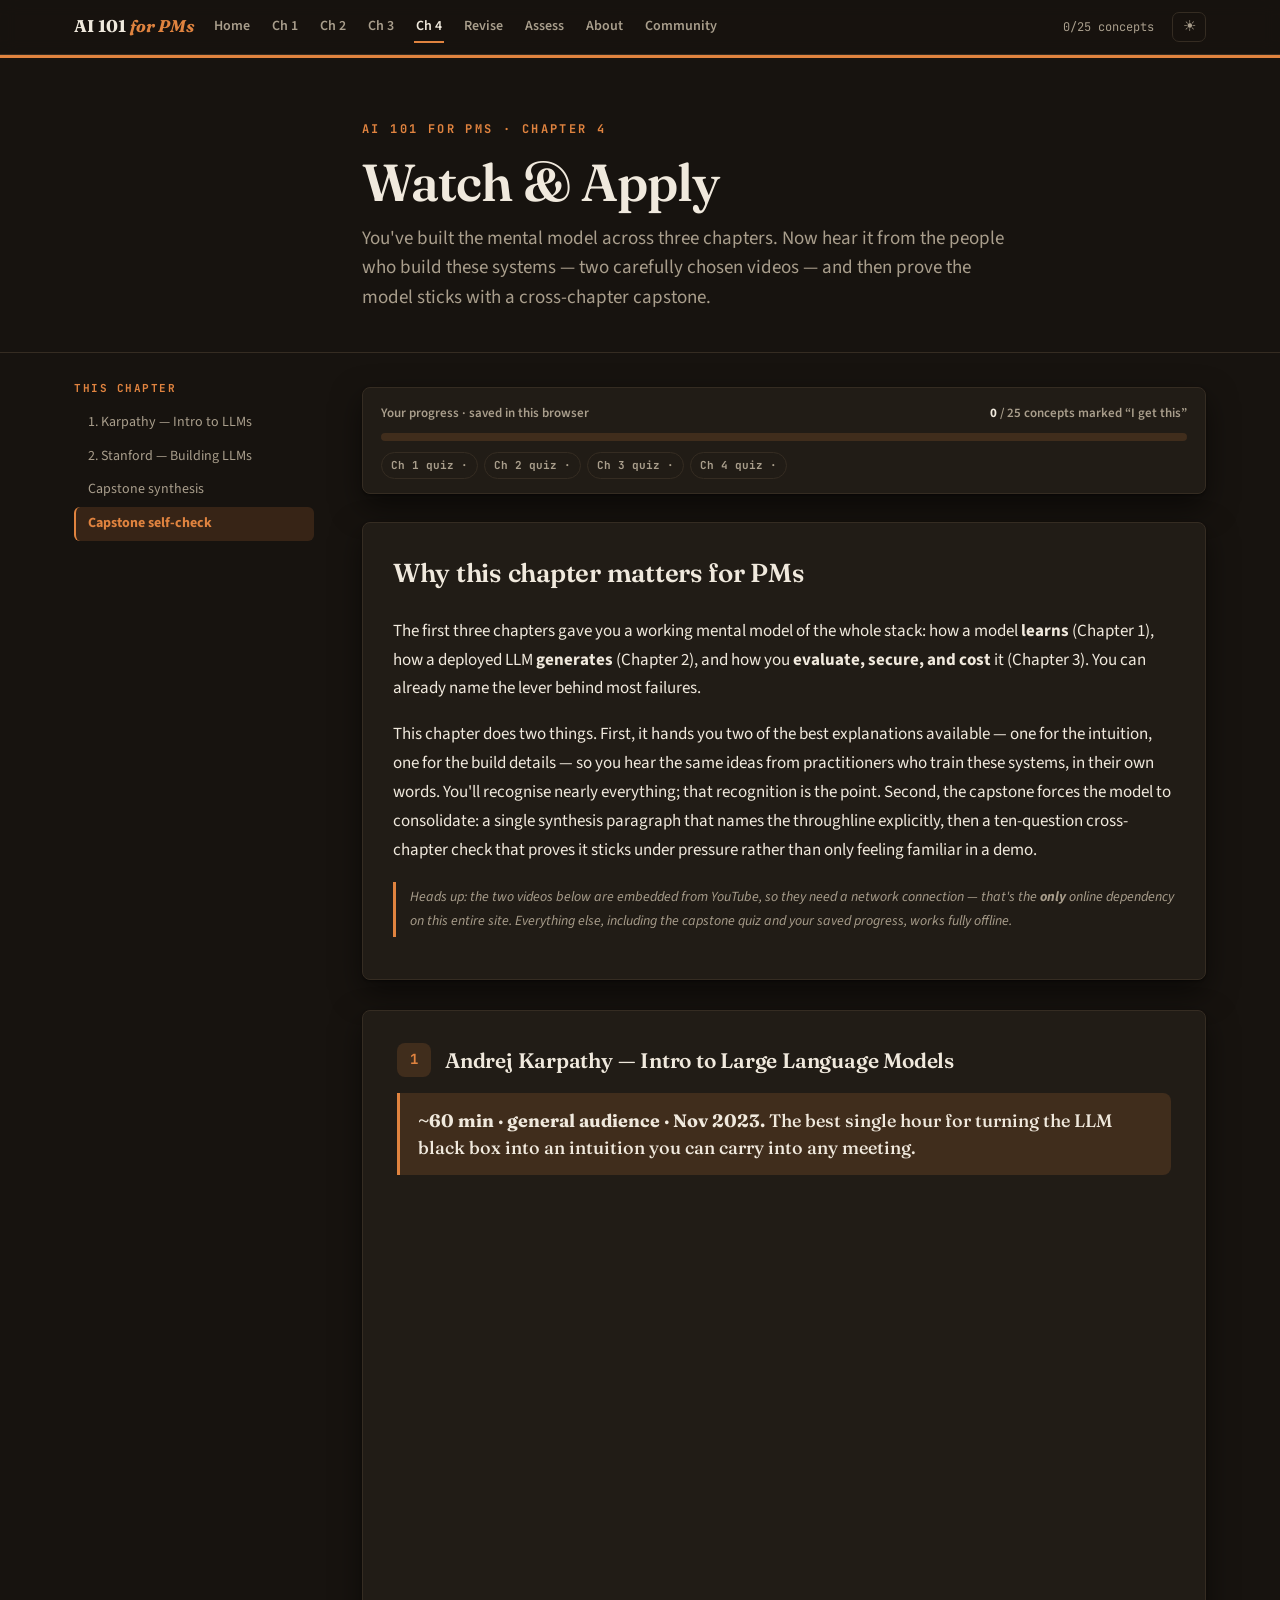
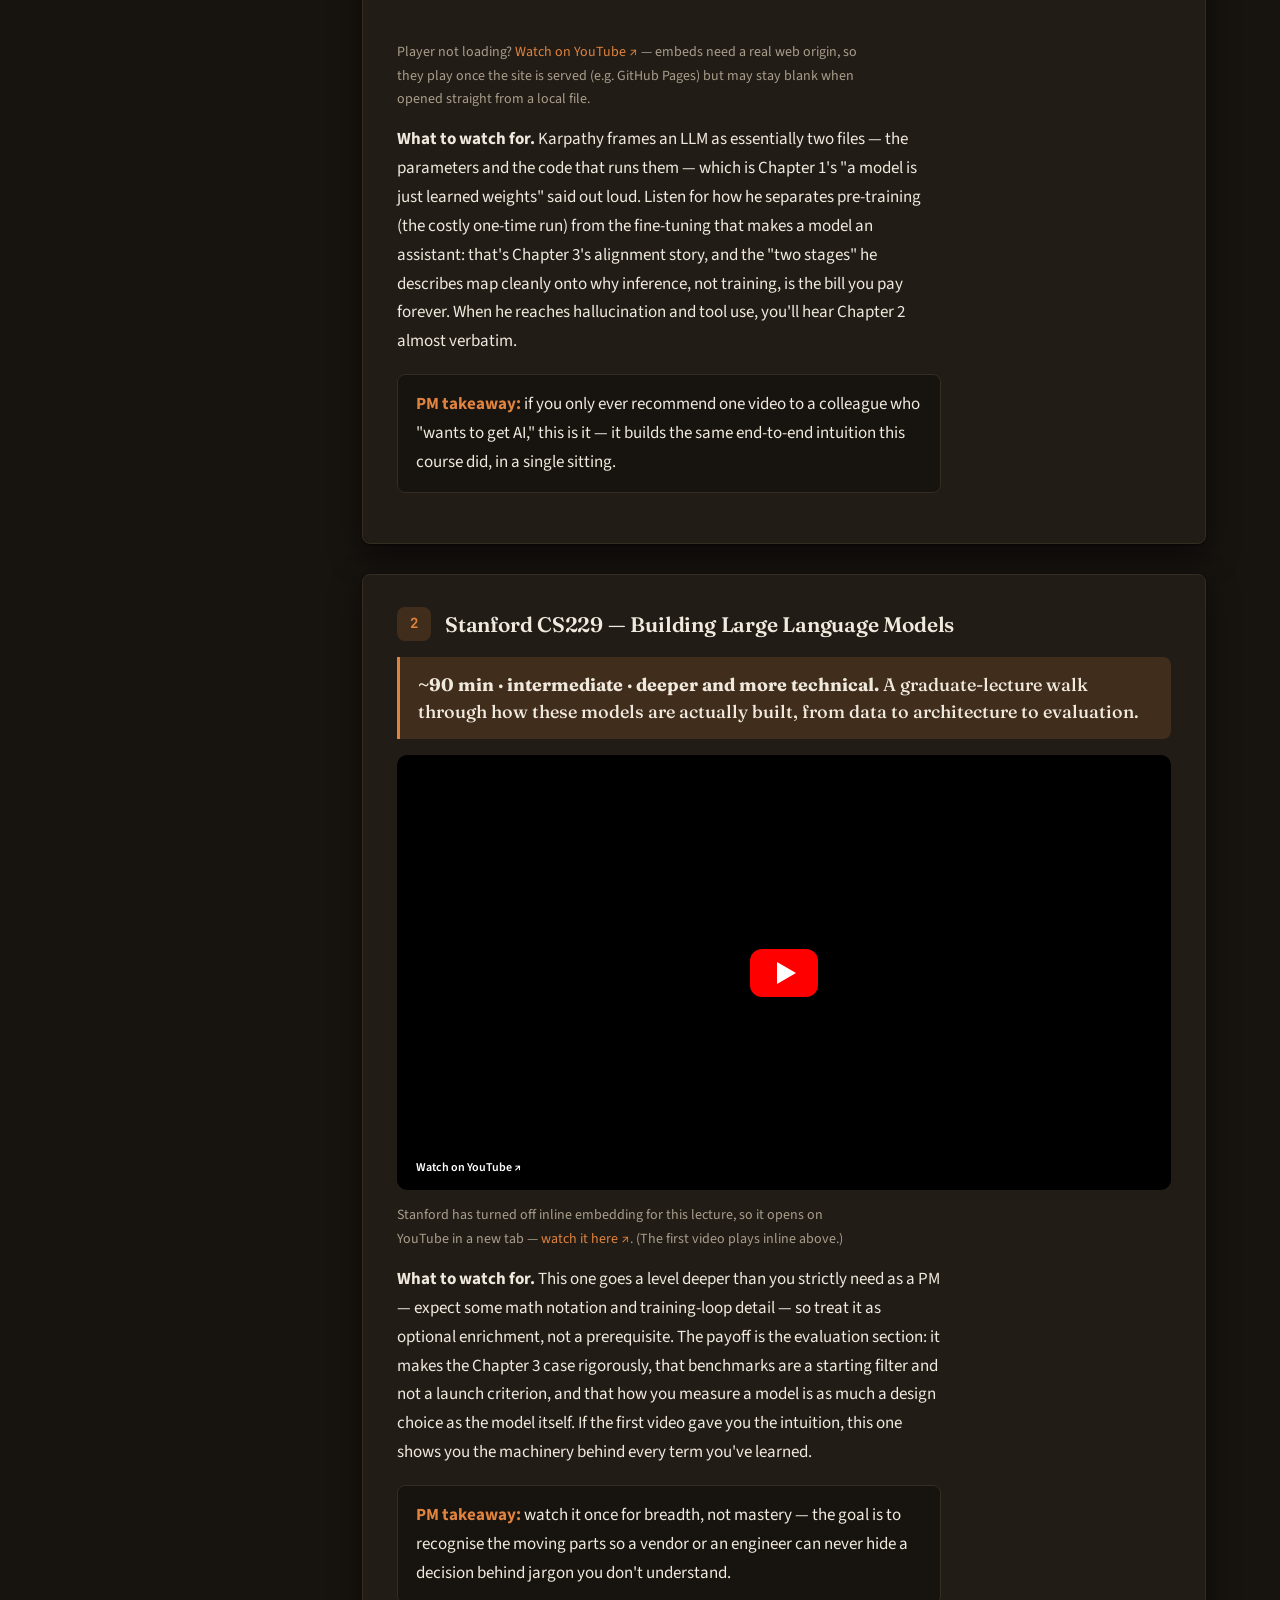
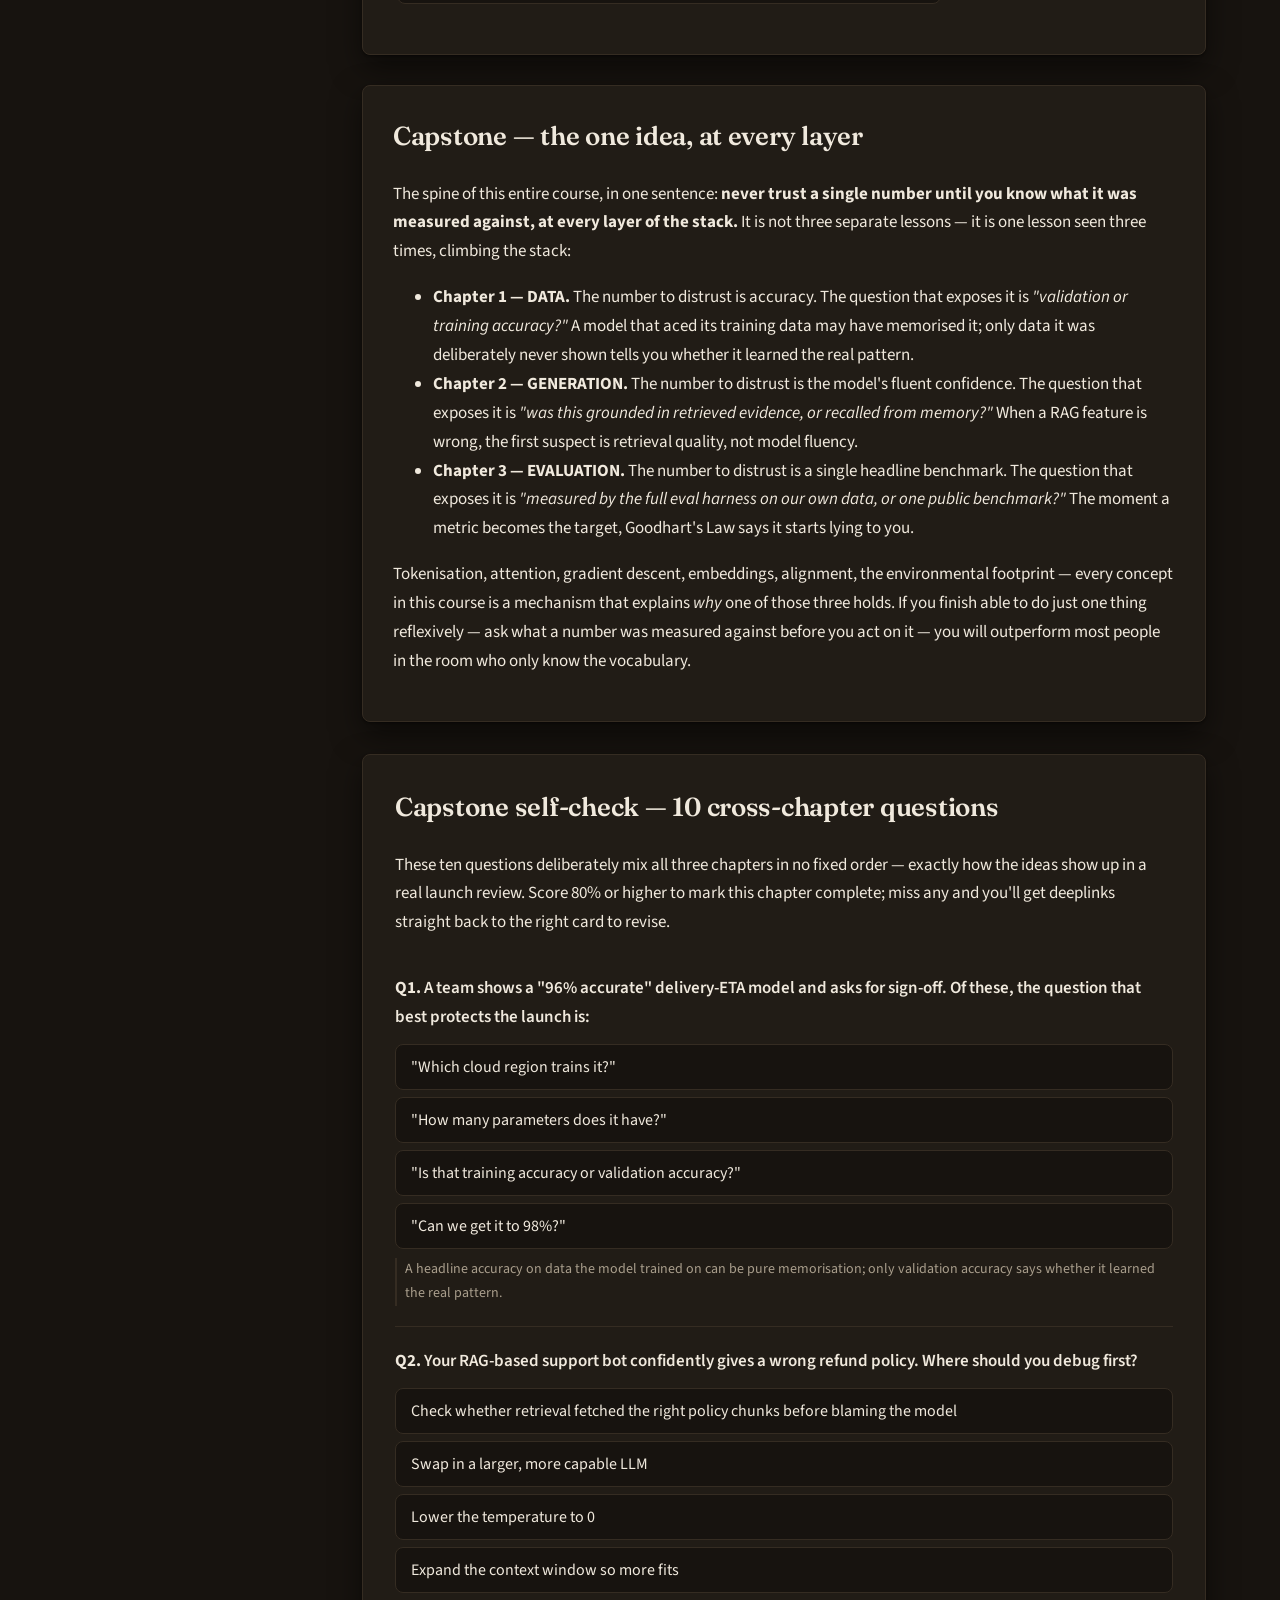
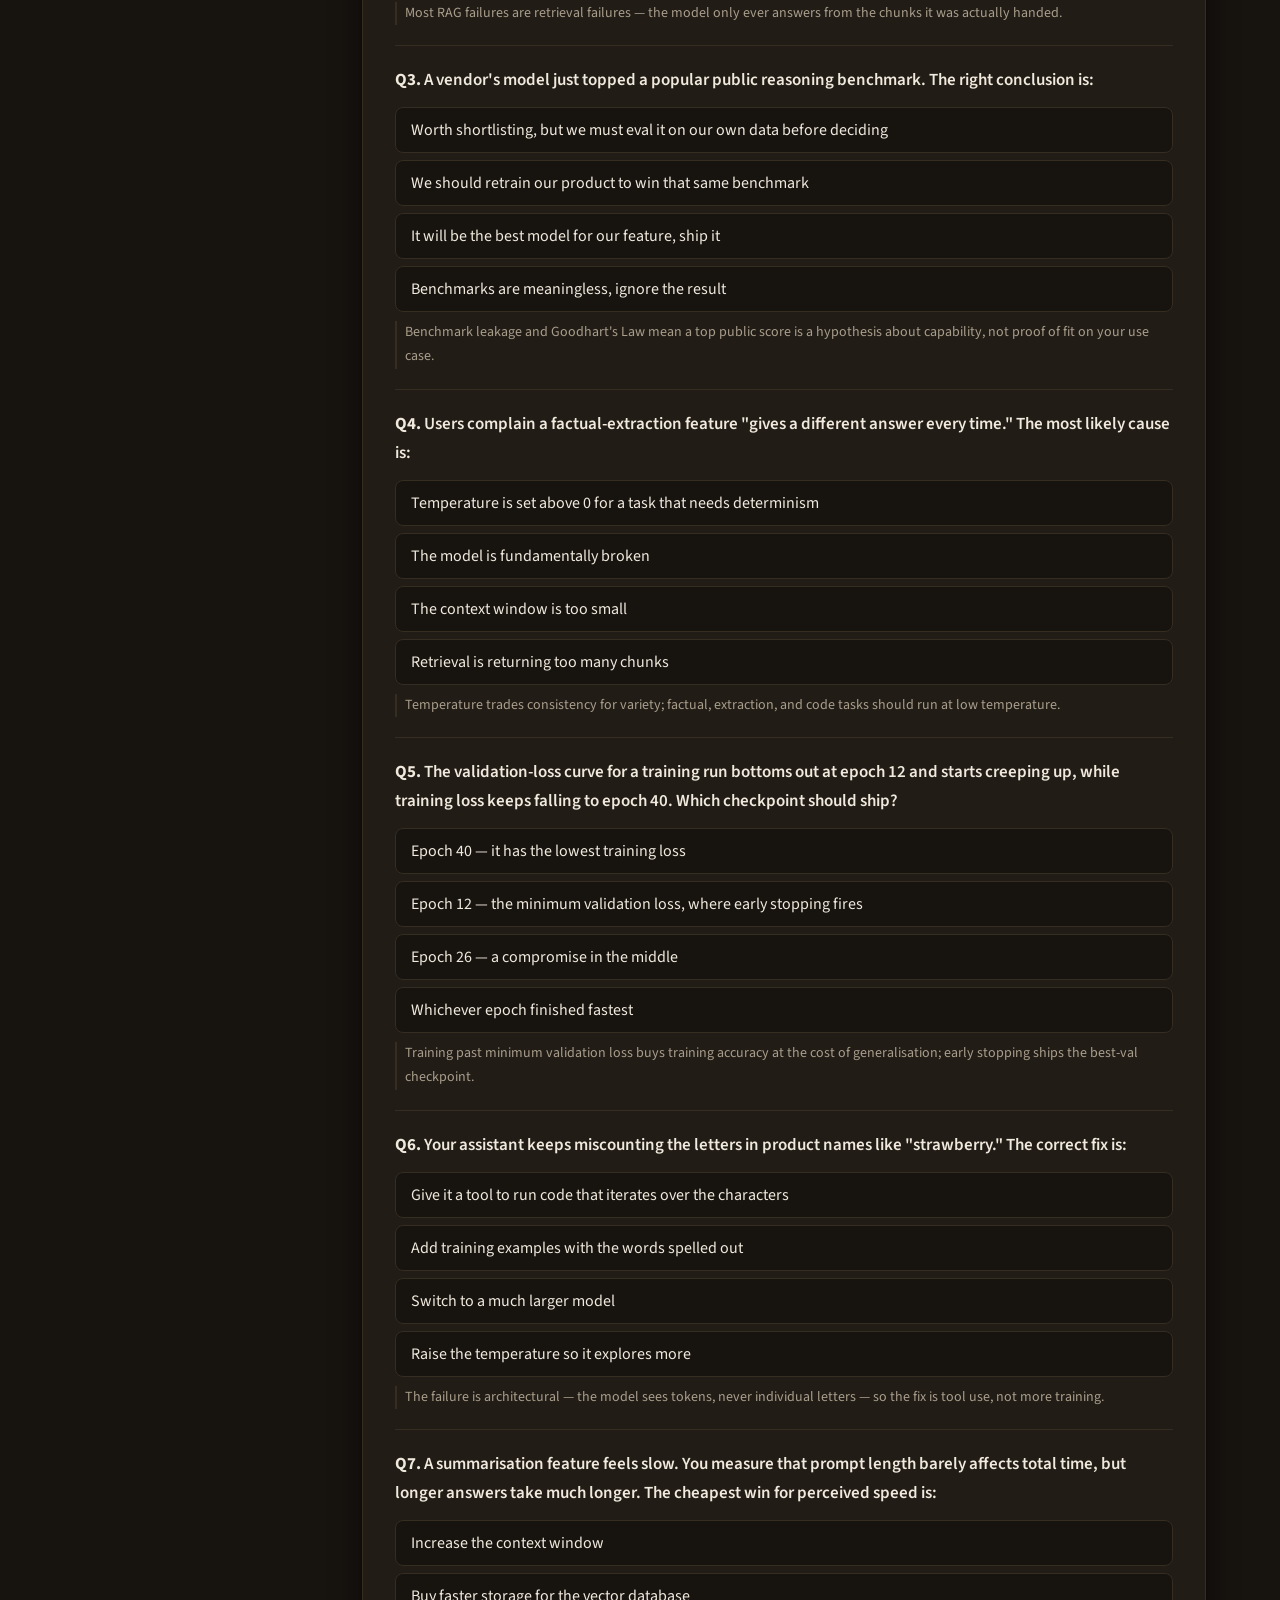
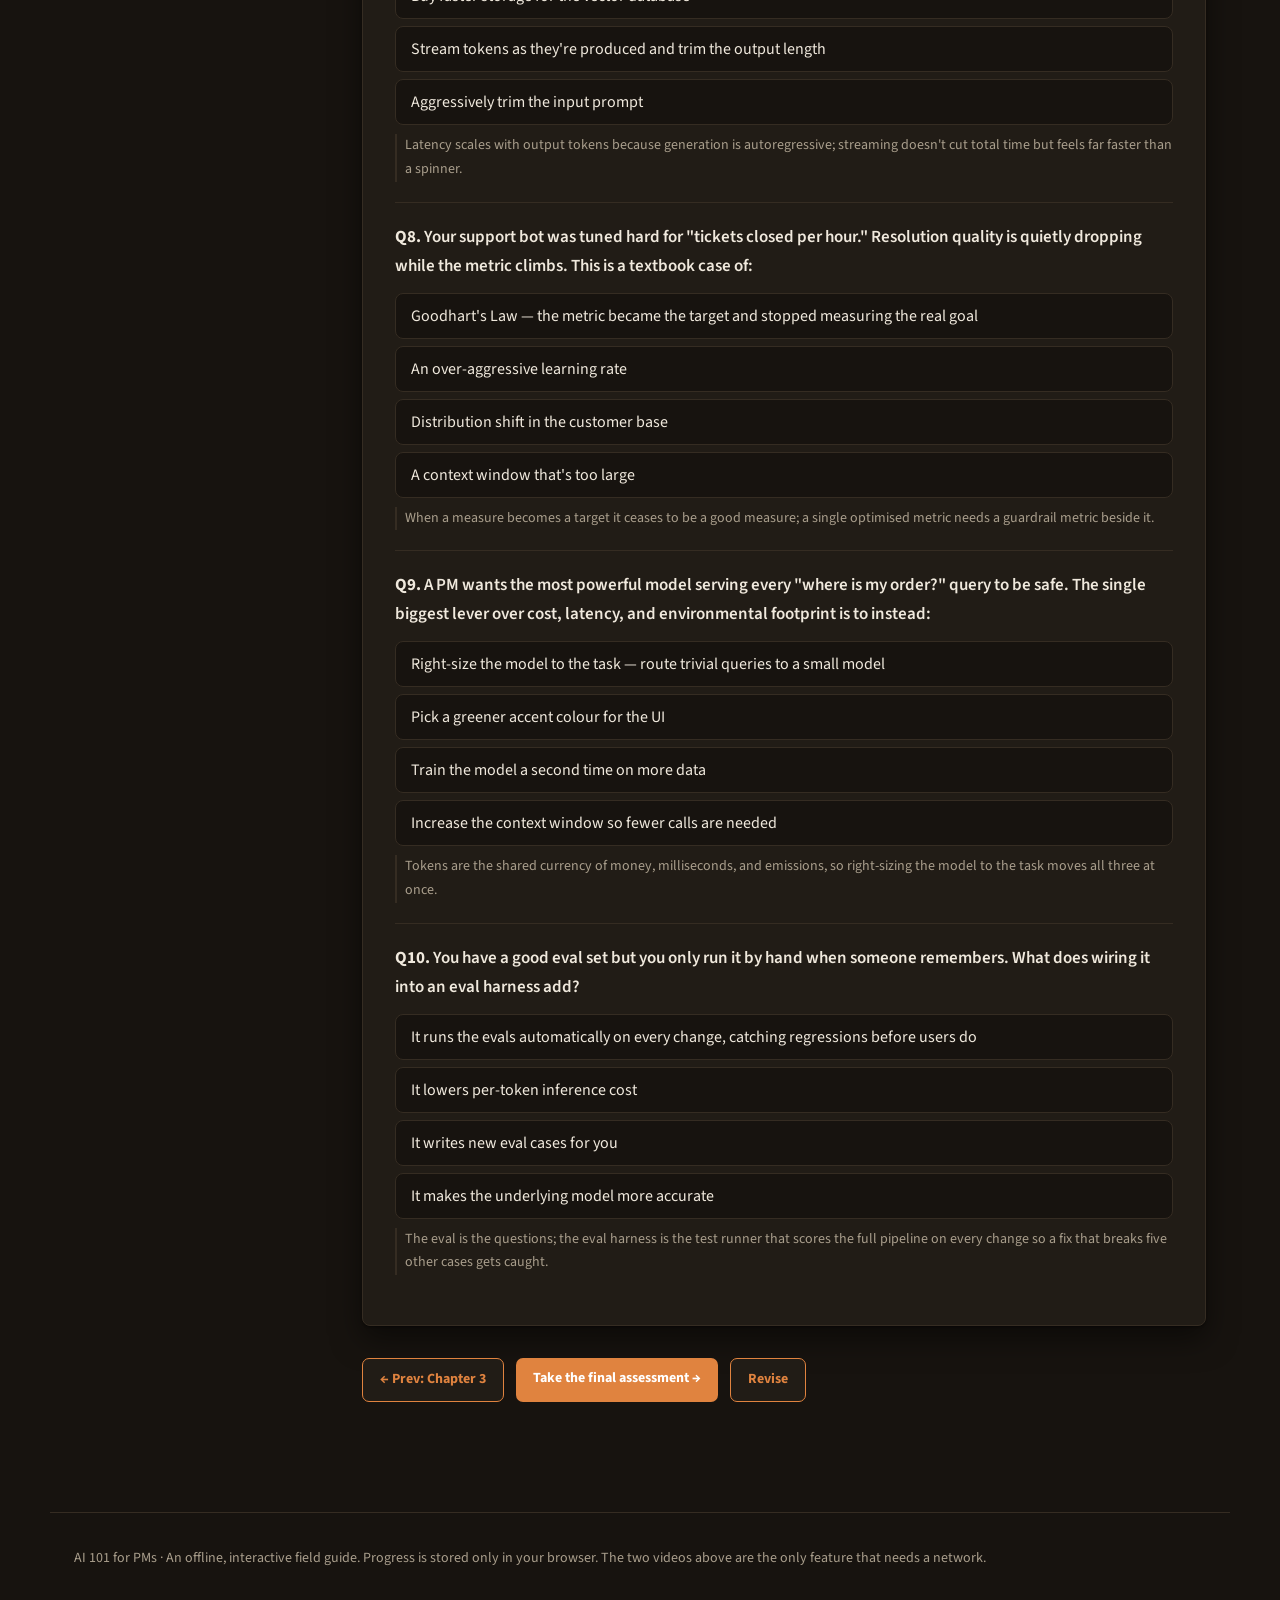
<file: chapters/04-watch-apply.html>
<!DOCTYPE html>
<html lang="en">
<head>
<script>(function(){try{var t=localStorage.getItem("ai101.theme")||"dark";document.documentElement.setAttribute("data-theme",t);}catch(e){document.documentElement.setAttribute("data-theme","dark");}})();</script>
<meta charset="utf-8">
<meta name="viewport" content="width=device-width, initial-scale=1">
<title>Chapter 4 · Watch &amp; Apply — AI 101 for PMs</title>
<meta name="description" content="Watch & Apply — two recommended deep-dive videos (Karpathy's Intro to LLMs and Stanford CS229's Building LLMs) plus a capstone synthesis and a 10-question cross-chapter self-check for product managers.">
<link rel="stylesheet" href="../assets/css/main.css">
</head>
<body class="ch4">

<header class="top w4">
  <div class="hero">
  <div class="kicker">AI 101 for PMs · Chapter 4</div>
  <h1>Watch &amp; Apply</h1>
  <p>You've built the mental model across three chapters. Now hear it from the people who build these systems — two carefully chosen videos — and then prove the model sticks with a cross-chapter capstone.</p>
  </div>
</header>

<div class="wrap">
  <nav class="toc">
    <h4>This chapter</h4>
    <div id="toc"></div>
  </nav>

  <main>
    <div id="progress"></div>

    <section class="intro">
      <h2>Why this chapter matters for PMs</h2>
      <p>The first three chapters gave you a working mental model of the whole stack: how a model <b>learns</b> (Chapter 1), how a deployed LLM <b>generates</b> (Chapter 2), and how you <b>evaluate, secure, and cost</b> it (Chapter 3). You can already name the lever behind most failures.</p>
      <p>This chapter does two things. First, it hands you two of the best explanations available — one for the intuition, one for the build details — so you hear the same ideas from practitioners who train these systems, in their own words. You'll recognise nearly everything; that recognition is the point. Second, the capstone forces the model to consolidate: a single synthesis paragraph that names the throughline explicitly, then a ten-question cross-chapter check that proves it sticks under pressure rather than only feeling familiar in a demo.</p>
      <p class="swap-hint">Heads up: the two videos below are embedded from YouTube, so they need a network connection — that's the <b>only</b> online dependency on this entire site. Everything else, including the capstone quiz and your saved progress, works fully offline.</p>
    </section>

    <section id="video-karpathy" class="lesson">
      <div class="lhead">
        <div class="num">1</div>
        <h3>Andrej Karpathy — Intro to Large Language Models</h3>
      </div>
      <div class="core"><b>~60 min · general audience · Nov 2023.</b> The best single hour for turning the LLM black box into an intuition you can carry into any meeting.</div>
      <div style="position:relative;padding-bottom:56.25%;height:0;overflow:hidden;border-radius:10px;margin:14px 0">
        <iframe style="position:absolute;top:0;left:0;width:100%;height:100%;border:0"
                src="https://www.youtube.com/embed/zjkBMFhNj_g"
                title="Andrej Karpathy — Intro to Large Language Models"
                loading="lazy"
                allow="accelerometer; autoplay; clipboard-write; encrypted-media; gyroscope; picture-in-picture"
                referrerpolicy="strict-origin-when-cross-origin"
                allowfullscreen></iframe>
      </div>
      <p class="hint">Player not loading? <a href="https://www.youtube.com/watch?v=zjkBMFhNj_g" target="_blank" rel="noopener">Watch on YouTube ↗</a> — embeds need a real web origin, so they play once the site is served (e.g. GitHub Pages) but may stay blank when opened straight from a local file.</p>
      <p><b>What to watch for.</b> Karpathy frames an LLM as essentially two files — the parameters and the code that runs them — which is Chapter 1's "a model is just learned weights" said out loud. Listen for how he separates pre-training (the costly one-time run) from the fine-tuning that makes a model an assistant: that's Chapter 3's alignment story, and the "two stages" he describes map cleanly onto why inference, not training, is the bill you pay forever. When he reaches hallucination and tool use, you'll hear Chapter 2 almost verbatim.</p>
      <div class="takeaway"><b>PM takeaway:</b> if you only ever recommend one video to a colleague who "wants to get AI," this is it — it builds the same end-to-end intuition this course did, in a single sitting.</div>
    </section>

    <section id="video-cs229" class="lesson">
      <div class="lhead">
        <div class="num">2</div>
        <h3>Stanford CS229 — Building Large Language Models</h3>
      </div>
      <div class="core"><b>~90 min · intermediate · deeper and more technical.</b> A graduate-lecture walk through how these models are actually built, from data to architecture to evaluation.</div>
      <!-- Stanford disabled third-party embedding on this video (YouTube error 153 /
           oEmbed "Unauthorized"), so an <iframe> can never play it. We link out with a
           thumbnail card instead of shipping a permanently-broken player. -->
      <a class="video-link" href="https://www.youtube.com/watch?v=9vM4p9NN0Ts" target="_blank" rel="noopener"
         aria-label="Watch “Stanford CS229 — Building Large Language Models” on YouTube"
         style="position:relative;display:block;padding-bottom:56.25%;height:0;overflow:hidden;border-radius:10px;margin:14px 0;background:#000">
        <img src="https://i.ytimg.com/vi/9vM4p9NN0Ts/maxresdefault.jpg"
             alt="Stanford CS229 — Building Large Language Models (lecture thumbnail)"
             loading="lazy" referrerpolicy="no-referrer"
             style="position:absolute;top:0;left:0;width:100%;height:100%;object-fit:cover;opacity:.85"
             onerror="this.src='https://i.ytimg.com/vi/9vM4p9NN0Ts/hqdefault.jpg'">
        <span style="position:absolute;inset:0;display:flex;align-items:center;justify-content:center">
          <span aria-hidden="true" style="display:flex;align-items:center;justify-content:center;width:68px;height:48px;border-radius:12px;background:#f00;box-shadow:0 2px 12px rgba(0,0,0,.45)">
            <span style="display:block;width:0;height:0;border-style:solid;border-width:11px 0 11px 19px;border-color:transparent transparent transparent #fff;margin-left:4px"></span>
          </span>
        </span>
        <span style="position:absolute;left:10px;bottom:10px;font:600 12px/1 'Source Sans 3',system-ui,sans-serif;color:#fff;background:rgba(0,0,0,.72);padding:6px 9px;border-radius:6px">Watch on YouTube ↗</span>
      </a>
      <p class="hint">Stanford has turned off inline embedding for this lecture, so it opens on YouTube in a new tab — <a href="https://www.youtube.com/watch?v=9vM4p9NN0Ts" target="_blank" rel="noopener">watch it here ↗</a>. (The first video plays inline above.)</p>
      <p><b>What to watch for.</b> This one goes a level deeper than you strictly need as a PM — expect some math notation and training-loop detail — so treat it as optional enrichment, not a prerequisite. The payoff is the evaluation section: it makes the Chapter 3 case rigorously, that benchmarks are a starting filter and not a launch criterion, and that how you measure a model is as much a design choice as the model itself. If the first video gave you the intuition, this one shows you the machinery behind every term you've learned.</p>
      <div class="takeaway"><b>PM takeaway:</b> watch it once for breadth, not mastery — the goal is to recognise the moving parts so a vendor or an engineer can never hide a decision behind jargon you don't understand.</div>
    </section>

    <section id="capstone" class="intro">
      <h2>Capstone — the one idea, at every layer</h2>
      <p>The spine of this entire course, in one sentence: <b>never trust a single number until you know what it was measured against, at every layer of the stack.</b> It is not three separate lessons — it is one lesson seen three times, climbing the stack:</p>
      <ul>
        <li><b>Chapter 1 — DATA.</b> The number to distrust is accuracy. The question that exposes it is <em>"validation or training accuracy?"</em> A model that aced its training data may have memorised it; only data it was deliberately never shown tells you whether it learned the real pattern.</li>
        <li><b>Chapter 2 — GENERATION.</b> The number to distrust is the model's fluent confidence. The question that exposes it is <em>"was this grounded in retrieved evidence, or recalled from memory?"</em> When a RAG feature is wrong, the first suspect is retrieval quality, not model fluency.</li>
        <li><b>Chapter 3 — EVALUATION.</b> The number to distrust is a single headline benchmark. The question that exposes it is <em>"measured by the full eval harness on our own data, or one public benchmark?"</em> The moment a metric becomes the target, Goodhart's Law says it starts lying to you.</li>
      </ul>
      <p>Tokenisation, attention, gradient descent, embeddings, alignment, the environmental footprint — every concept in this course is a mechanism that explains <em>why</em> one of those three holds. If you finish able to do just one thing reflexively — ask what a number was measured against before you act on it — you will outperform most people in the room who only know the vocabulary.</p>
    </section>

    <section id="capstone-quiz" class="quiz">
      <h2>Capstone self-check — 10 cross-chapter questions</h2>
      <p>These ten questions deliberately mix all three chapters in no fixed order — exactly how the ideas show up in a real launch review. Score 80% or higher to mark this chapter complete; miss any and you'll get deeplinks straight back to the right card to revise.</p>
      <div id="capstone-mount"></div>
    </section>

    <div class="btn-row">
      <a class="btn alt" href="03-evals-safety-cost.html">← Prev: Chapter 3</a>
      <a class="btn" href="../assess.html">Take the final assessment →</a>
      <a class="btn alt" href="../revise.html">Revise</a>
    </div>
  </main>
</div>

<footer>
  AI 101 for PMs · An offline, interactive field guide. Progress is stored only in your browser. The two videos above are the only feature that needs a network.
</footer>

<script src="../assets/js/concepts.js"></script>
<script src="../assets/js/progress.js"></script>
<script src="../assets/js/helpers.js"></script>

<script>
/* ---------- build: nav, progress, TOC, capstone quiz ---------- */
Nav.mount({ here:'ch4', base:'../' });
Progress.renderBar(document.getElementById('progress'));

/* small TOC: Videos + Capstone */
(function(){
  var toc = document.getElementById('toc');
  var items = [
    ['video-karpathy', '1. Karpathy — Intro to LLMs'],
    ['video-cs229',    '2. Stanford — Building LLMs'],
    ['capstone',       'Capstone synthesis'],
    ['capstone-quiz',  'Capstone self-check']
  ];
  var links = {};
  items.forEach(function(it){
    var a = el('a', null, it[1]);
    a.href = '#' + it[0];
    toc.appendChild(a);
    links[it[0]] = a;
  });
  if('IntersectionObserver' in window){
    var obs = new IntersectionObserver(function(es){
      es.forEach(function(e){
        if(e.isIntersecting){
          [].forEach.call(toc.querySelectorAll('a'), function(a){ a.classList.remove('active'); });
          var lk = links[e.target.id]; if(lk) lk.classList.add('active');
        }
      });
    }, { rootMargin:'-20% 0px -70% 0px' });
    items.forEach(function(it){ var n = document.getElementById(it[0]); if(n) obs.observe(n); });
  }
})();

/* ---------- 10 fresh, mixed cross-chapter questions ----------
   Each is tagged with its source concept id + title so a missed
   answer deeplinks back to the exact revise card. */
var CAPSTONE_QS = [
  {
    q: `A team shows a "96% accurate" delivery-ETA model and asks for sign-off. Of these, the question that best protects the launch is:`,
    options: [
      `"Can we get it to 98%?"`,
      `"Is that training accuracy or validation accuracy?"`,
      `"How many parameters does it have?"`,
      `"Which cloud region trains it?"`
    ],
    correctIndex: 1,
    explanation: `A headline accuracy on data the model trained on can be pure memorisation; only validation accuracy says whether it learned the real pattern.`,
    conceptId: 'overfitting', conceptTitle: 'Overfitting'
  },
  {
    q: `Your RAG-based support bot confidently gives a wrong refund policy. Where should you debug first?`,
    options: [
      `Swap in a larger, more capable LLM`,
      `Check whether retrieval fetched the right policy chunks before blaming the model`,
      `Lower the temperature to 0`,
      `Expand the context window so more fits`
    ],
    correctIndex: 1,
    explanation: `Most RAG failures are retrieval failures — the model only ever answers from the chunks it was actually handed.`,
    conceptId: 'rag', conceptTitle: 'RAG — retrieval-augmented generation'
  },
  {
    q: `A vendor's model just topped a popular public reasoning benchmark. The right conclusion is:`,
    options: [
      `It will be the best model for our feature, ship it`,
      `Worth shortlisting, but we must eval it on our own data before deciding`,
      `Benchmarks are meaningless, ignore the result`,
      `We should retrain our product to win that same benchmark`
    ],
    correctIndex: 1,
    explanation: `Benchmark leakage and Goodhart's Law mean a top public score is a hypothesis about capability, not proof of fit on your use case.`,
    conceptId: 'benchmarks-goodhart', conceptTitle: "Benchmarks & Goodhart's Law"
  },
  {
    q: `Users complain a factual-extraction feature "gives a different answer every time." The most likely cause is:`,
    options: [
      `The model is fundamentally broken`,
      `Temperature is set above 0 for a task that needs determinism`,
      `The context window is too small`,
      `Retrieval is returning too many chunks`
    ],
    correctIndex: 1,
    explanation: `Temperature trades consistency for variety; factual, extraction, and code tasks should run at low temperature.`,
    conceptId: 'temperature-sampling', conceptTitle: 'Temperature & sampling'
  },
  {
    q: `The validation-loss curve for a training run bottoms out at epoch 12 and starts creeping up, while training loss keeps falling to epoch 40. Which checkpoint should ship?`,
    options: [
      `Epoch 40 — it has the lowest training loss`,
      `Epoch 12 — the minimum validation loss, where early stopping fires`,
      `Epoch 26 — a compromise in the middle`,
      `Whichever epoch finished fastest`
    ],
    correctIndex: 1,
    explanation: `Training past minimum validation loss buys training accuracy at the cost of generalisation; early stopping ships the best-val checkpoint.`,
    conceptId: 'early-stopping', conceptTitle: 'Early stopping'
  },
  {
    q: `Your assistant keeps miscounting the letters in product names like "strawberry." The correct fix is:`,
    options: [
      `Add training examples with the words spelled out`,
      `Give it a tool to run code that iterates over the characters`,
      `Switch to a much larger model`,
      `Raise the temperature so it explores more`
    ],
    correctIndex: 1,
    explanation: `The failure is architectural — the model sees tokens, never individual letters — so the fix is tool use, not more training.`,
    conceptId: 'tool-calling', conceptTitle: 'Tool calling'
  },
  {
    q: `A summarisation feature feels slow. You measure that prompt length barely affects total time, but longer answers take much longer. The cheapest win for perceived speed is:`,
    options: [
      `Aggressively trim the input prompt`,
      `Stream tokens as they're produced and trim the output length`,
      `Buy faster storage for the vector database`,
      `Increase the context window`
    ],
    correctIndex: 1,
    explanation: `Latency scales with output tokens because generation is autoregressive; streaming doesn't cut total time but feels far faster than a spinner.`,
    conceptId: 'output-latency', conceptTitle: 'Output latency'
  },
  {
    q: `Your support bot was tuned hard for "tickets closed per hour." Resolution quality is quietly dropping while the metric climbs. This is a textbook case of:`,
    options: [
      `Distribution shift in the customer base`,
      `Goodhart's Law — the metric became the target and stopped measuring the real goal`,
      `An over-aggressive learning rate`,
      `A context window that's too large`
    ],
    correctIndex: 1,
    explanation: `When a measure becomes a target it ceases to be a good measure; a single optimised metric needs a guardrail metric beside it.`,
    conceptId: 'benchmarks-goodhart', conceptTitle: "Benchmarks & Goodhart's Law"
  },
  {
    q: `A PM wants the most powerful model serving every "where is my order?" query to be safe. The single biggest lever over cost, latency, and environmental footprint is to instead:`,
    options: [
      `Pick a greener accent colour for the UI`,
      `Right-size the model to the task — route trivial queries to a small model`,
      `Train the model a second time on more data`,
      `Increase the context window so fewer calls are needed`
    ],
    correctIndex: 1,
    explanation: `Tokens are the shared currency of money, milliseconds, and emissions, so right-sizing the model to the task moves all three at once.`,
    conceptId: 'environmental-impact', conceptTitle: 'Environmental impact of LLMs at scale'
  },
  {
    q: `You have a good eval set but you only run it by hand when someone remembers. What does wiring it into an eval harness add?`,
    options: [
      `It makes the underlying model more accurate`,
      `It runs the evals automatically on every change, catching regressions before users do`,
      `It lowers per-token inference cost`,
      `It writes new eval cases for you`
    ],
    correctIndex: 1,
    explanation: `The eval is the questions; the eval harness is the test runner that scores the full pipeline on every change so a fix that breaks five other cases gets caught.`,
    conceptId: 'harness', conceptTitle: 'Harness'
  }
];

renderQuiz(document.getElementById('capstone-mount'), CAPSTONE_QS, { passPct:80, reviewBase:'../', chapter:4 });
</script>

</body>
</html>
</file>
<file: assets/css/main.css>
/* ============================================================
   AI 101 for PMs — main stylesheet  ·  "Editorial" design system
   Light, warm, reading-first. Fraunces (display serif) + Source Sans 3
   (body) + JetBrains Mono (data). Tokens drive both the page chrome and
   the canvas widgets (JS reads --accent/--ink/--grid/--muted/--panel/
   --green/--amber/--red via the C cache in helpers.js), so a re-theme
   flows through everything. Per-chapter accent set by a body class.
   See DESIGN.md for the full system.
   ============================================================ */
@import url('https://fonts.googleapis.com/css2?family=Fraunces:ital,opsz,wght@0,9..144,400;0,9..144,600;0,9..144,700;1,9..144,500&family=Source+Sans+3:ital,wght@0,400;0,600;0,700;1,400&family=JetBrains+Mono:wght@400;600&display=swap');

/* DARK is the default theme. Light is opt-in via [data-theme="light"],
   set by a no-FOUC inline script in each page's <head> from localStorage
   (default "dark"). Per-chapter accents are theme-scoped so they read on
   both surfaces. The canvas widgets read these tokens through the C cache
   in helpers.js, so the theme toggle reloads the page to recolour them. */
:root{
  --bg:#17130f; --panel:#211c16; --ink:#f0e9dd; --muted:#a99e8c;
  --line:#352c22; --accent:#e0833f; --accent-soft:rgba(224,131,63,.16);
  --amber:#e0a93f; --amber-soft:rgba(224,169,63,.18); --green:#54b394; --red:#e58a93;
  --nav-bg:rgba(23,19,15,.88);
  --shadow:0 1px 2px rgba(0,0,0,.4),0 12px 30px rgba(0,0,0,.5);
  --radius:8px; --maxw:1180px;
  --mono:"JetBrains Mono",ui-monospace,SFMono-Regular,Menlo,Consolas,monospace;
  --sans:"Source Sans 3",-apple-system,BlinkMacSystemFont,"Segoe UI",Roboto,Helvetica,Arial,sans-serif;
  --serif:"Fraunces",Georgia,"Times New Roman",serif;
}
/* One standard accent (rust) across the whole site, both themes. Per-chapter
   colour-coding was removed: it leaked different accents onto the utility
   pages (Home/Revise/Assess/About), which read as inconsistent. The .ch1-.ch4
   body classes still exist but no longer change the accent. */

/* LIGHT theme overrides */
:root[data-theme="light"]{
  --bg:#fbf8f2; --panel:#ffffff; --ink:#211b14; --muted:#6f6657;
  --line:#e7dfd0; --accent:#b4531f; --accent-soft:rgba(180,83,31,.08);
  --amber:#b5790e; --amber-soft:rgba(181,121,14,.12); --green:#2f7d5b; --red:#b23a48;
  --nav-bg:rgba(251,248,242,.85);
  --shadow:0 1px 2px rgba(33,27,20,.05),0 8px 24px rgba(33,27,20,.05);
}

*{box-sizing:border-box}
html{scroll-behavior:smooth}
body{margin:0;background:var(--bg);color:var(--ink);font-family:var(--sans);
  line-height:1.7;font-size:17px;-webkit-font-smoothing:antialiased;font-feature-settings:"kern" 1}
a{color:var(--accent);text-decoration:none}
a:hover{text-decoration:underline;text-underline-offset:2px}
em{font-style:italic}
h1,h2,h3,h4{font-family:var(--serif);font-weight:600;letter-spacing:-.01em}

/* ---------- Top site nav ---------- */
.sitenav{position:sticky;top:0;z-index:50;background:var(--nav-bg);
  backdrop-filter:saturate(140%) blur(8px);border-bottom:1px solid var(--line)}
.sitenav .inner{max-width:var(--maxw);margin:0 auto;padding:11px 24px;
  display:flex;align-items:center;gap:18px;flex-wrap:wrap}
.sitenav .brand{font-family:var(--serif);font-weight:700;font-size:17px;color:var(--ink)}
.sitenav .brand span{color:var(--accent);font-style:italic}
.sitenav a.navlink{color:var(--muted);font-size:14px;font-weight:600;padding:4px 2px}
.sitenav a.navlink:hover,.sitenav a.navlink.here{color:var(--ink);text-decoration:none}
.sitenav a.navlink.here{box-shadow:inset 0 -2px 0 var(--accent)}
.sitenav .spacer{flex:1}
.sitenav .progmini{font-size:12px;color:var(--muted);font-family:var(--mono)}

/* ---------- Header (editorial hero — no gradients) ---------- */
header.top{background:var(--bg);color:var(--ink);padding:64px 0 40px;text-align:left;
  border-bottom:1px solid var(--line);position:relative}
header.top::before{content:"";position:absolute;top:0;left:0;right:0;height:3px;background:var(--accent)}
/* Header content lives in a centred column that exactly matches the body
   column (.wrap / .wrap.single): same max-width, margin auto, and 24px padding,
   so header text and body content share identical left/right edges. */
header.top .hero{max-width:var(--maxw);margin:0 auto;padding:0 24px}
header.top .kicker{text-transform:uppercase;letter-spacing:.2em;font-size:12px;
  font-weight:700;color:var(--accent);margin-bottom:16px;font-family:var(--mono)}
header.top h1{margin:0 0 14px;font-size:clamp(34px,5vw,52px);line-height:1.05;font-weight:600;
  letter-spacing:-.02em}
header.top p{margin:0;max-width:660px;color:var(--muted);font-size:19px;line-height:1.55}
header.top .pills{margin-top:24px;display:flex;gap:10px;flex-wrap:wrap}
header.top .pill{background:var(--panel);border:1px solid var(--line);color:var(--muted);
  padding:6px 14px;border-radius:999px;font-size:13px;font-weight:600}
header.top .cta{display:inline-block;margin-top:26px;background:var(--accent);color:#fff;
  font-weight:700;padding:13px 26px;border-radius:8px;font-size:16px;font-family:var(--sans)}
header.top .cta:hover{text-decoration:none;filter:brightness(1.06)}

/* ---------- Layout ---------- */
.wrap{max-width:var(--maxw);margin:0 auto;padding:0 24px;
  display:grid;grid-template-columns:240px 1fr;gap:48px;align-items:start}
.wrap.single{display:block;max-width:880px}
/* Single-column pages (Home/Revise/Assess/About): header column matches the
   narrower body column so their edges line up. */
body.single header.top .hero{max-width:880px}
/* Chapter pages have a 240px TOC + 48px gap, so the body content starts
   indented. Indent the header content the same amount (above mobile) so the
   chapter title sits directly above its content column, not over the TOC.
   24 (wrap padding) + 240 (toc) + 48 (gap) = 312. */
@media(min-width:881px){
  body:not(.single) header.top .hero{padding-left:312px}
}
nav.toc{position:sticky;top:64px;align-self:start;max-height:calc(100vh - 84px);
  overflow:auto;padding:26px 0;font-size:14px}
nav.toc h4{margin:18px 0 8px;font-size:11px;text-transform:uppercase;letter-spacing:.14em;
  color:var(--accent);font-family:var(--mono);font-weight:700}
nav.toc h4:first-child{margin-top:0}
nav.toc a{display:block;color:var(--muted);padding:5px 12px;border-radius:6px;border-left:2px solid transparent}
nav.toc a:hover{background:var(--accent-soft);color:var(--ink);text-decoration:none}
nav.toc a.active{color:var(--accent);font-weight:700;border-left-color:var(--accent);background:var(--accent-soft)}
main{padding:34px 0 90px;min-width:0}

/* ---------- Progress bar ---------- */
.progress-wrap{background:var(--panel);border:1px solid var(--line);border-radius:var(--radius);
  padding:14px 18px;margin-bottom:28px;box-shadow:var(--shadow)}
.progress-wrap .ptop{display:flex;justify-content:space-between;align-items:baseline;
  font-size:13px;color:var(--muted);margin-bottom:9px;font-weight:600}
.progress-wrap .ptop b{color:var(--ink)}
.progress-track{height:8px;border-radius:6px;background:var(--accent-soft);overflow:hidden}
.progress-fill{height:100%;width:0;background:var(--accent);transition:width .4s ease}
.progress-wrap .chips{display:flex;gap:6px;margin-top:11px;flex-wrap:wrap}
.progress-wrap .chip{font-size:11px;font-weight:700;padding:3px 9px;border-radius:999px;
  border:1px solid var(--line);color:var(--muted);font-family:var(--mono)}
.progress-wrap .chip.done{background:rgba(47,125,91,.12);color:var(--green);border-color:transparent}
.progress-wrap .presume{display:flex;justify-content:space-between;align-items:center;gap:12px;
  margin-top:12px;padding-top:12px;border-top:1px solid var(--line);flex-wrap:wrap}
.presume-link{font-weight:700;font-size:14px;color:var(--accent)}
.presume-done{font-weight:700;font-size:14px;color:var(--green)}
.presume-reset{background:none;border:none;color:var(--muted);font-size:12px;cursor:pointer;
  font-family:var(--sans);text-decoration:underline;padding:0}
.presume-reset:hover{color:var(--red)}

/* ---------- Intro panels ---------- */
.intro{background:var(--panel);border:1px solid var(--line);border-radius:var(--radius);
  padding:28px 30px;box-shadow:var(--shadow);margin-bottom:30px}
.intro h2{margin-top:0;font-size:26px}
.how{display:grid;grid-template-columns:repeat(3,1fr);gap:14px;margin-top:20px}
.how div{background:var(--bg);border:1px solid var(--line);border-radius:8px;padding:15px}
.how b{display:block;font-family:var(--mono);color:var(--accent);font-size:12px;
  text-transform:uppercase;letter-spacing:.08em;margin-bottom:5px}
.swap-hint{font-size:14px;color:var(--muted);margin-top:16px;border-left:3px solid var(--accent);
  padding:4px 0 4px 14px;font-style:italic}

/* ---------- Chapter / week banners ---------- */
.week-banner{margin:8px 0;padding:20px 24px;border-radius:var(--radius);color:var(--ink);
  background:var(--accent-soft);border:1px solid var(--line);border-left:4px solid var(--accent)}
.week-banner.muted{background:var(--bg)}
.week-banner .wk{font-size:12px;letter-spacing:.18em;text-transform:uppercase;font-weight:700;
  color:var(--accent);font-family:var(--mono)}
.week-banner h2{margin:6px 0 4px;font-size:27px}
.week-banner p{margin:0;color:var(--muted);font-size:15px}

/* ---------- Lesson / concept cards ---------- */
.lesson{background:var(--panel);border:1px solid var(--line);border-radius:var(--radius);
  padding:32px 34px;box-shadow:var(--shadow);margin:30px 0;scroll-margin-top:74px}
.lesson .lhead{display:flex;align-items:center;gap:14px;margin-bottom:8px}
.lesson .num{flex:0 0 auto;width:34px;height:34px;border-radius:8px;background:var(--accent-soft);
  color:var(--accent);font-weight:700;font-family:var(--mono);display:grid;place-items:center;font-size:14px}
.lesson h3{margin:0;font-size:21px;line-height:1.25}
.core{border-left:3px solid var(--accent);background:var(--accent-soft);
  padding:14px 18px;border-radius:0 8px 8px 0;margin:16px 0;font-size:18px;max-width:68ch;
  font-family:var(--serif);font-weight:500;line-height:1.5}
.lesson p{margin:13px 0;max-width:68ch}
.lesson ul{margin:13px 0;padding-left:22px;max-width:68ch}
.lesson li{margin:7px 0}
.takeaway{background:var(--bg);border:1px solid var(--line);border-radius:8px;padding:15px 18px;margin:18px 0;max-width:68ch}
.takeaway b{color:var(--accent)}
/* Interview line: collapsible (progressive disclosure). Quiet by default —
   just an accent toggle — so it doesn't add a third heavy box to every card. */
details.interview{border:1px solid var(--line);border-left:3px solid var(--accent);
  border-radius:0 8px 8px 0;padding:12px 18px;margin:18px 0;max-width:68ch;background:transparent}
details.interview summary{cursor:pointer;font-size:11px;letter-spacing:.12em;text-transform:uppercase;
  color:var(--accent);font-weight:700;font-family:var(--mono);list-style:none;outline:none}
details.interview summary::-webkit-details-marker{display:none}
details.interview summary::after{content:" ▸";opacity:.7}
details.interview[open] summary::after{content:" ▾"}
details.interview q{display:block;margin-top:10px;font-family:var(--serif);font-style:italic;
  font-size:19px;line-height:1.5;color:var(--ink)}
details.interview q::before{content:"\201C"} details.interview q::after{content:"\201D"}

/* "Zepto example" marker */
.eg-tag{display:inline-block;font-size:10px;font-weight:700;letter-spacing:.06em;
  text-transform:uppercase;color:var(--accent);background:var(--accent-soft);border:1px solid var(--line);
  border-radius:5px;padding:1px 7px;margin-right:6px;vertical-align:middle;font-family:var(--mono)}

/* ---------- Viz panel ---------- */
.viz{background:var(--bg);border:1px solid var(--line);border-radius:8px;padding:18px;margin:20px 0}
.viz .vtitle{font-family:var(--mono);font-size:12px;text-transform:uppercase;letter-spacing:.08em;
  color:var(--muted);font-weight:700;margin-bottom:12px;display:flex;align-items:center;gap:8px}
.viz .vtitle::before{content:"";width:8px;height:8px;border-radius:50%;background:var(--accent)}
.tabs{display:flex;gap:6px;flex-wrap:wrap;margin-bottom:14px}
.tab{padding:7px 14px;border-radius:7px;border:1px solid var(--line);background:var(--panel);
  cursor:pointer;font-size:13px;font-weight:600;color:var(--muted)}
.tab.active{background:var(--accent);color:#fff;border-color:var(--accent)}
.ctrl{display:flex;align-items:center;gap:10px;margin:10px 0;flex-wrap:wrap;font-size:14px}
.ctrl label{min-width:120px;font-weight:600}
input[type=range]{flex:1;min-width:140px;accent-color:var(--accent)}
.btn{background:var(--accent);color:#fff;border:none;border-radius:7px;padding:9px 17px;
  font-weight:700;cursor:pointer;font-size:14px;font-family:var(--sans)}
.btn:hover{filter:brightness(1.06)}
.btn.alt{background:var(--panel);color:var(--accent);border:1px solid var(--accent)}
.readout{font-family:var(--mono);font-size:13px;background:var(--panel);border:1px solid var(--line);
  border-radius:7px;padding:8px 12px;display:inline-block;color:var(--ink)}
.hint{font-size:14px;color:var(--muted);margin-top:10px}
.tok{display:inline-block;padding:3px 7px;margin:3px;border-radius:6px;font-family:var(--mono);
  font-size:13px;border:1px solid var(--line)}
canvas{max-width:100%;background:var(--panel);border-radius:8px;border:1px solid var(--line);display:block}
textarea,input[type=text]{background:var(--panel);color:var(--ink);font-family:var(--sans)}

/* ---------- Quiz ---------- */
.quiz{background:var(--panel);border:1px solid var(--line);border-radius:var(--radius);
  padding:30px 32px;box-shadow:var(--shadow);margin:32px 0;scroll-margin-top:74px}
.quiz h2{margin-top:0;font-size:26px}
.qblock{border-top:1px solid var(--line);padding:20px 0}
.qblock:first-of-type{border-top:none}
.qblock .qq{font-weight:600;margin-bottom:12px;font-size:17px}
.qopt{display:block;width:100%;text-align:left;background:var(--bg);border:1px solid var(--line);
  border-radius:8px;padding:11px 15px;margin:7px 0;cursor:pointer;color:var(--ink);font-size:16px;
  font-family:inherit;transition:.12s}
.qopt:hover{border-color:var(--accent)}
.qopt.correct{background:rgba(84,179,148,.14);border-color:var(--green);color:var(--ink)}
.qopt.wrong{background:rgba(229,138,147,.14);border-color:var(--red);color:var(--ink)}
.qopt:disabled{cursor:default}
.qexp{font-size:14px;color:var(--muted);margin-top:9px;padding-left:8px;border-left:2px solid var(--line)}
.qexp.show{border-left-color:var(--accent)}
.quiz-result{margin-top:22px;padding:16px 18px;border-radius:8px;font-weight:700;text-align:center}
.quiz-result.pass{background:rgba(84,179,148,.14);color:var(--green)}
.quiz-result.fail{background:rgba(229,138,147,.14);color:var(--red)}
.quiz-result .review{display:block;font-weight:500;font-size:14px;margin-top:8px;color:var(--ink)}
.quiz-result .review a{margin:0 6px}

/* ---------- Course map (landing) ---------- */
.map{display:grid;grid-template-columns:repeat(auto-fit,minmax(240px,1fr));gap:16px;margin:24px 0}
.map .ch{background:var(--panel);border:1px solid var(--line);border-radius:var(--radius);
  padding:22px 24px;box-shadow:var(--shadow);display:block;color:var(--ink);transition:.15s}
.map .ch:hover{text-decoration:none;border-color:var(--accent);transform:translateY(-2px)}
.map .ch .cn{font-family:var(--mono);font-size:12px;font-weight:700;letter-spacing:.1em;
  text-transform:uppercase;color:var(--accent)}
.map .ch h3{margin:8px 0 6px;font-size:21px}
.map .ch p{margin:0;font-size:15px;color:var(--muted)}
.map .ch .meta{margin-top:14px;font-size:12px;color:var(--muted);font-family:var(--mono)}

/* ---------- Revise ---------- */
.mode-tabs{display:flex;gap:10px;flex-wrap:wrap;margin:18px 0 26px}
.mode-tabs .mt{flex:1;min-width:200px;text-align:left;background:var(--panel);border:1px solid var(--line);
  border-radius:10px;padding:15px 17px;cursor:pointer;color:var(--ink)}
.mode-tabs .mt.active{border-color:var(--accent);background:var(--accent-soft)}
.mode-tabs .mt b{display:block;font-family:var(--serif);font-size:16px;margin-bottom:3px}
.mode-tabs .mt span{font-size:13px;color:var(--muted)}
.searchbox{width:100%;font-size:18px;padding:15px 17px;border:1px solid var(--line);border-radius:10px;
  background:var(--panel);color:var(--ink);margin-bottom:16px;font-family:var(--sans)}
.searchbox:focus{outline:none;border-color:var(--accent)}
.flashcard{background:var(--panel);border:1px solid var(--line);border-radius:var(--radius);
  padding:32px 30px;box-shadow:var(--shadow);min-height:200px;cursor:pointer;position:relative}
.flashcard .ftag{font-family:var(--mono);font-size:11px;font-weight:700;letter-spacing:.1em;
  text-transform:uppercase;color:var(--accent)}
.flashcard h3{margin:10px 0;font-size:24px}
.flashcard .flip-hint{position:absolute;top:18px;right:22px;font-size:12px;color:var(--muted);font-family:var(--mono)}
.deck-ctrl{display:flex;align-items:center;gap:12px;margin:18px 0;flex-wrap:wrap}
.deck-ctrl .count{font-family:var(--mono);font-size:13px;color:var(--muted)}
.toggle{display:inline-flex;align-items:center;gap:7px;font-size:14px;color:var(--muted);cursor:pointer}

/* ---------- What's-new ---------- */
.wn-card{background:var(--panel);border:1px solid var(--line);border-radius:var(--radius);
  padding:24px 26px;margin:16px 0;box-shadow:var(--shadow)}
.wn-card .wn-meta{display:flex;gap:10px;align-items:center;margin-bottom:8px;flex-wrap:wrap}
.wn-tag{font-family:var(--mono);font-size:10px;font-weight:700;letter-spacing:.06em;text-transform:uppercase;
  color:var(--amber);background:var(--amber-soft);border-radius:5px;padding:2px 8px}
.wn-date{font-size:12px;color:var(--muted);font-family:var(--mono)}
.wn-link{font-size:13px;color:var(--accent);margin-left:auto}
.wn-card h3{margin:0 0 6px;font-size:21px}
.signal-panel{background:var(--bg);border:1px dashed var(--line);border-radius:var(--radius);
  padding:24px 26px;margin:30px 0}
.signal-panel h3{margin-top:0}
.signal-panel .sig-tag{font-family:var(--mono);font-size:10px;font-weight:700;letter-spacing:.06em;
  text-transform:uppercase;color:var(--muted);border:1px solid var(--line);border-radius:5px;padding:2px 8px}

/* ---------- Misc ---------- */
.callout{background:var(--accent-soft);border:1px solid var(--line);border-radius:10px;
  padding:17px 19px;margin:18px 0}
.btn-row{display:flex;gap:12px;flex-wrap:wrap;margin:20px 0}

/* Theme toggle (in nav) */
.theme-toggle{background:none;border:1px solid var(--line);color:var(--muted);border-radius:7px;
  width:34px;height:30px;cursor:pointer;font-size:15px;line-height:1;display:grid;place-items:center;
  font-family:var(--sans)}
.theme-toggle:hover{color:var(--ink);border-color:var(--accent)}

/* Concept completion button (chapter cards) */
.card-done{display:flex;justify-content:flex-end;align-items:center;gap:12px;margin-top:22px;
  padding-top:18px;border-top:1px solid var(--line)}
.done-btn.is-done{background:transparent;color:var(--green);border:1px solid var(--green)}
footer{max-width:var(--maxw);margin:0 auto;padding:34px 24px 64px;color:var(--muted);
  font-size:14px;border-top:1px solid var(--line)}
footer a{color:var(--muted);text-decoration:underline}

@media(max-width:880px){
  .wrap{grid-template-columns:1fr;gap:8px}
  nav.toc{position:static;max-height:none;border-bottom:1px solid var(--line)}
  .how{grid-template-columns:1fr}
  header.top{padding:46px 24px 34px}
  body{font-size:16px}
  .sitenav .inner{gap:12px}
}

/* ---------- community suggestion board ---------- */
.board-toolbar{display:flex;flex-wrap:wrap;gap:18px;align-items:center;justify-content:space-between;margin:24px 0 16px}
.board-toolbar .tabs{margin:0}
.board{display:flex;flex-direction:column;gap:14px}
.idea{display:flex;gap:16px;background:var(--panel);border:1px solid var(--line);border-radius:var(--radius);
  padding:18px 20px;box-shadow:var(--shadow)}
.idea .vote{display:flex;flex-direction:column;align-items:center;gap:3px;flex:0 0 auto}
.idea .vbtn{background:var(--bg);border:1px solid var(--line);color:var(--muted);border-radius:8px;
  width:38px;height:30px;cursor:pointer;font-size:13px;line-height:1;font-family:var(--sans);transition:.12s}
.idea .vbtn:hover{border-color:var(--accent);color:var(--ink)}
.idea .vbtn.up.active{border-color:var(--green);color:var(--green);background:rgba(84,179,148,.14)}
.idea .vbtn.down.active{border-color:var(--red);color:var(--red);background:var(--amber-soft)}
.idea .vscore{font-weight:700;font-size:15px;color:var(--ink);font-family:var(--mono)}
.idea-body{flex:1;min-width:0}
.idea-head{display:flex;align-items:center;gap:10px;margin-bottom:6px}
.idea-title{margin:0 0 6px;font-size:18px;line-height:1.3}
.idea-detail{margin:0 0 8px;color:var(--muted);font-size:15px;max-width:68ch}
.idea-meta{color:var(--muted);font-size:13px;font-family:var(--mono)}
.idea-author{font-family:var(--sans)}
.idea-time{color:var(--muted);font-size:12px}
.status-badge{display:inline-block;font-size:11px;font-weight:700;text-transform:uppercase;letter-spacing:.04em;
  padding:3px 9px;border-radius:999px;border:1px solid var(--line);color:var(--muted)}
.status-badge.planned{color:var(--amber);border-color:var(--amber);background:var(--amber-soft)}
.status-badge.in_progress{color:var(--accent);border-color:var(--accent);background:var(--accent-soft)}
.status-badge.shipped{color:var(--green);border-color:var(--green);background:rgba(84,179,148,.14)}
.status-badge.declined{text-decoration:line-through}
#suggest-form textarea.searchbox{resize:vertical;line-height:1.5;min-height:64px;font-family:var(--sans)}
#suggest-form .name-input{flex:1;min-width:180px;margin-bottom:0}
.form-msg{margin-top:10px;font-size:14px;color:var(--muted);min-height:1.1em}
.form-msg.ok{color:var(--green)}
.privacy-note{color:var(--muted);font-size:13px;margin-top:20px;border-top:1px solid var(--line);padding-top:14px}
.toast{position:fixed;left:50%;bottom:26px;transform:translateX(-50%) translateY(12px);
  background:var(--panel);border:1px solid var(--line);color:var(--ink);padding:11px 18px;border-radius:10px;
  box-shadow:var(--shadow);font-size:14px;opacity:0;transition:.25s;z-index:200;pointer-events:none}
.toast.show{opacity:1;transform:translateX(-50%) translateY(0)}
@media(max-width:880px){
  .idea{padding:15px 16px;gap:12px}
  .board-toolbar{gap:10px}
}
</file>
